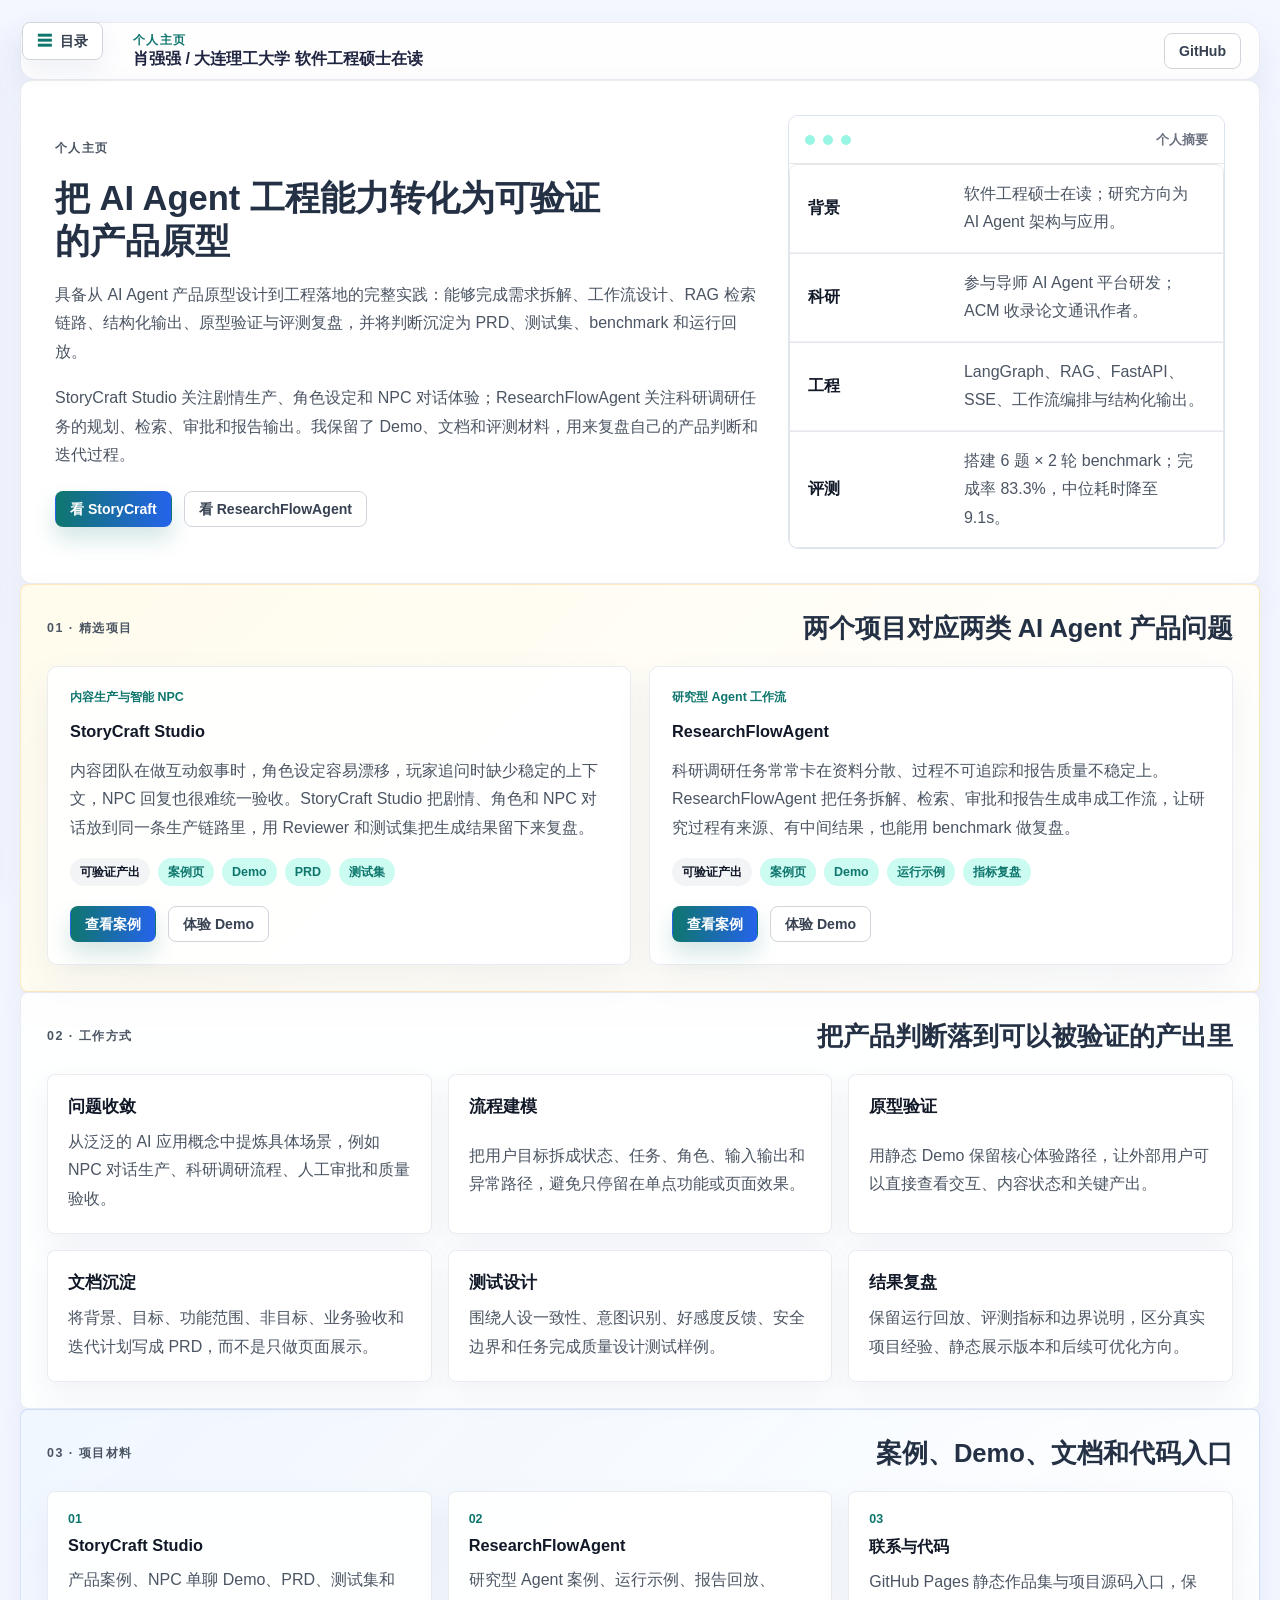
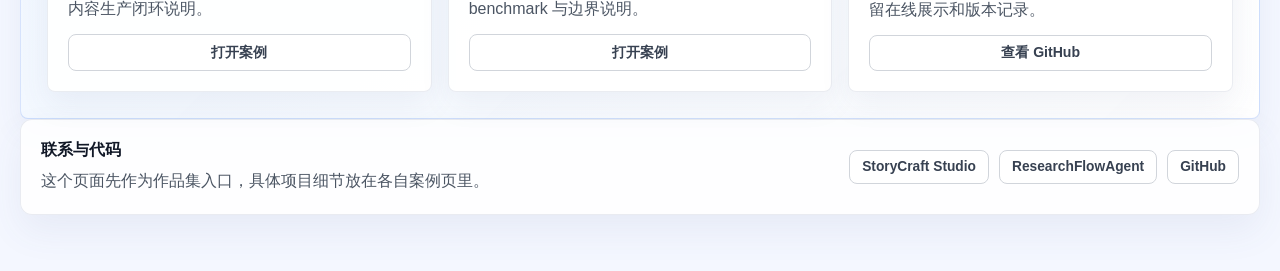
<file: index.html>
<!DOCTYPE html>
<html lang="zh-CN">
  <head>
    <meta charset="UTF-8" />
    <meta name="viewport" content="width=device-width, initial-scale=1.0" />
    <title>StoryCraft Studio | 智能 NPC Demo</title>
    <meta
      name="description"
      content="StoryCraft Studio 智能 NPC 静态 Demo。根路径默认进入产品案例页，带 demo=1 参数时进入展示版工作台。"
    />
    <meta property="og:title" content="StoryCraft Studio | 智能 NPC Demo" />
    <meta property="og:description" content="体验剧情生产后台、角色单聊、AI Agent 与 Reviewer 展示链路。" />
    <meta property="og:type" content="website" />
    <meta property="og:url" content="https://doulestrong.github.io/storycraft-portfolio/index.html?demo=1" />
    <link rel="canonical" href="https://doulestrong.github.io/storycraft-portfolio/" />
    <link rel="stylesheet" href="./styles.css" />
  </head>
  <body>
    <script>
      (() => {
        const params = new URLSearchParams(window.location.search);
        const demoValues = new Set(["1", "true", "showcase", "demo"]);
        const isDemoRequest = demoValues.has(String(params.get("demo") || "").trim().toLowerCase());
        if (!isDemoRequest && !window.location.hash) {
          window.location.replace("./portfolio.html");
          return;
        }
        if (isDemoRequest) {
          document.body.dataset.demoBoot = "pending";
          document.body.setAttribute("data-demo-protocol", window.location.protocol === "file:" ? "file" : "server");
        }
      })();
    </script>
    <button class="portfolio-drawer-toggle" type="button" data-drawer-open aria-controls="portfolioDrawer" aria-expanded="false">目录</button>
    <div class="portfolio-drawer-backdrop" data-drawer-close></div>
    <aside id="portfolioDrawer" class="portfolio-sidebar portfolio-drawer" data-drawer-panel>
      <a class="portfolio-brand" href="./portfolio.html" aria-label="返回作品集">
        <span aria-hidden="true">S</span>
        <strong>StoryCraft Studio</strong>
      </a>
      <nav class="portfolio-sidebar-nav" aria-label="StoryCraft Demo 侧边导航">
        <a href="./portfolio.html">作品集首页</a>
        <a href="./prd.html">PRD 文档</a>
        <a href="./appendix.html">产品附录</a>
        <a href="./researchflow.html">ResearchFlow</a>
        <a href="./researchflow-demo.html">ResearchFlow Demo</a>
      </nav>
      <a class="portfolio-back-link portfolio-sidebar-back-link" href="./portfolio.html">返回作品集</a>
    </aside>
    <div class="grain"></div>
    <div class="app-shell">
      <header class="topbar">
        <div>
          <p class="eyebrow">Storycraft Studio</p>
          <h1>章节故事创作平台</h1>
        </div>
        <div class="topbar-actions">
          <div id="sessionBadge" class="session-badge hidden"></div>
          <button id="newCharacterButton" class="primary-button hidden">新建角色</button>
          <button id="logoutButton" class="ghost-button hidden">退出登录</button>
        </div>
      </header>

      <section id="authPanel" class="auth-panel">
        <div class="hero-copy">
          <p class="eyebrow">沉浸式写作</p>
          <h2>把角色、章节、剧照放进同一个创作空间。</h2>
          <p>
            从角色卡开始，逐步生成章节、场景与插图，最后导出一份完整的图文成品。
          </p>
        </div>

        <div class="auth-card">
          <div class="tabs">
            <button class="tab-button active" type="button" data-auth-mode="register">注册</button>
            <button class="tab-button" type="button" data-auth-mode="login">登录</button>
          </div>

          <p id="authFeedback" class="form-feedback hidden" role="status" aria-live="polite"></p>

          <form id="authForm" class="stack-form" novalidate>
            <label>
              <span>邮箱</span>
              <input id="authEmail" name="email" type="email" placeholder="writer@example.com" required />
            </label>
            <label>
              <span>密码</span>
              <input id="authPassword" name="password" type="password" minlength="8" required />
            </label>
            <label id="penNameField">
              <span>笔名</span>
              <input id="authPenName" name="penName" type="text" placeholder="请输入笔名，例如：青灯" required />
            </label>
            <button class="primary-button" type="submit" id="authSubmitButton">创建账号</button>
          </form>
        </div>
      </section>

      <section id="demoBootFallback" class="demo-boot-fallback" aria-live="polite">
        <div>
          <p class="eyebrow">Demo 展示版</p>
          <h2>正在进入智能 NPC 工作台</h2>
          <p>如果这里一直停留，通常是浏览器直接打开 file:// 文件时拦截了模块脚本。请通过本地静态服务访问体验版。</p>
          <p class="demo-boot-command">在 frontend 目录运行：<code>python -m http.server 5500</code></p>
          <a class="demo-back-link" href="./portfolio.html">返回作品集</a>
          <a class="primary-button demo-boot-link" href="http://127.0.0.1:5500/index.html?demo=1">打开本地服务版 Demo</a>
        </div>
      </section>

      <main id="dashboardShell" class="dashboard hidden">
        <section class="console-hero panel">
          <div class="console-copy">
            <p class="eyebrow">创作控制台</p>
            <h2>先选故事，再进入只属于它的独立工作空间。</h2>
            <p class="console-intro">
              在这里创建项目、整理书架、浏览你的角色资产。进入项目后，中栏只保留当前作品的章节、场景和协作轨迹，让创作更专注。
            </p>
            <div id="dashboardMetrics" class="console-metrics"></div>
          </div>

          <form id="projectForm" class="stack-form compact console-form">
            <div class="console-form-header">
              <p class="eyebrow">新建项目</p>
              <h3>创建一部新的章节故事</h3>
            </div>
            <input name="title" placeholder="作品名称" required />
            <input name="genre" placeholder="题材，例如 都市悬疑" required />
            <input name="tone" placeholder="气质，例如 克制、电影感" required />
            <input name="era" placeholder="时代，例如 当代 / 近未来" required />
            <input name="target_chapter_count" type="number" min="1" max="24" placeholder="目标章节数，例如 8" required />
            <input name="target_length" placeholder="目标篇幅，例如 8章，短剧节奏" required />
            <textarea name="logline" rows="4" placeholder="一句话设定 / 作品 logline" required></textarea>
            <button class="primary-button" type="submit">创建并进入工作空间</button>
          </form>
        </section>

        <section class="dashboard-grid">
          <section class="panel console-project-panel">
            <div class="panel-header">
              <div>
                <p class="eyebrow">项目书架</p>
                <h3>选择项目进入独立工作空间</h3>
              </div>
              <button id="refreshProjectsButton" class="ghost-button">刷新项目</button>
            </div>
            <div id="projectList" class="project-grid"></div>
          </section>

          <aside class="panel console-side-panel">
            <div class="panel-header">
              <div>
                <p class="eyebrow">角色资产</p>
                <h3>全局角色库</h3>
              </div>
            </div>
            <div id="dashboardLibrarySummary" class="console-library-card"></div>
          </aside>
        </section>
      </main>

      <main id="workspaceShell" class="workspace-shell hidden">
        <div id="emptyState" class="empty-state hidden">
          <p class="eyebrow">项目未就绪</p>
          <h2>这个工作空间还没有加载到有效作品。</h2>
          <button id="returnToDashboardButton" class="ghost-button" type="button">返回控制台</button>
        </div>

        <div id="projectWorkspace" class="project-workspace hidden" data-layout-mode="wide">
          <section class="workspace-masthead panel">
            <div>
              <p class="eyebrow">沉浸式工作空间</p>
              <h3 id="workspaceHeading">独立项目创作中</h3>
            </div>
            <div class="inline-actions">
              <button id="backToDashboardButton" class="ghost-button" type="button">返回控制台</button>
              <button id="refreshWorkspaceButton" class="ghost-button" type="button">刷新当前作品</button>
            </div>
          </section>

          <section id="exportReadyBanner" class="export-ready-banner panel hidden"></section>

          <section id="projectHero" class="project-hero">
            <div id="projectHeroMeta" class="project-hero-meta"></div>
            <div class="project-hero-nav">
              <div class="project-hero-nav-header">
                <div>
                  <p class="eyebrow">章节导航</p>
                  <h3>切换章节</h3>
                </div>
                <div class="hero-action-groups">
                  <div class="hero-action-cluster">
                    <span class="hero-action-label">创作动作</span>
                    <div class="inline-actions hero-action-strip">
                      <button id="generateOutlineButton" class="primary-button">生成章节大纲</button>
                      <button id="exportBundleButton" class="ghost-button">导出成品</button>
                    </div>
                  </div>
                  <div class="hero-action-cluster is-project">
                    <span class="hero-action-label">项目动作</span>
                    <div class="inline-actions hero-action-strip">
                      <button id="createSnapshotButton" class="ghost-button">创建快照</button>
                      <button id="duplicateProjectButton" class="ghost-button">复制项目</button>
                      <button id="deleteProjectButton" class="ghost-button danger-button">删除作品</button>
                    </div>
                  </div>
                </div>
              </div>
              <div id="chapterTabs" class="chapter-tabs chapter-tabs-hero"></div>
            </div>
          </section>

          <div class="workspace-grid">
            <div class="column stack asset-column">
              <nav class="figma-sidebar-tabs" aria-label="创作资源导航">
                <button class="figma-sidebar-tab is-active" type="button">
                  <span class="figma-tab-icon" aria-hidden="true">□</span>
                  <span>章节</span>
                </button>
                <button class="figma-sidebar-tab" type="button">
                  <span class="figma-tab-icon" aria-hidden="true">◇</span>
                  <span>角色</span>
                </button>
                <button class="figma-sidebar-tab" type="button">
                  <span class="figma-tab-icon" aria-hidden="true">◎</span>
                  <span>世界</span>
                </button>
              </nav>
              <section class="subpanel rail-panel story-bible-panel">
                <div class="subpanel-header">
                  <div>
                    <p class="eyebrow">Story Bible</p>
                    <h3>设定中枢</h3>
                  </div>
                  <div class="inline-actions">
                    <button id="openStoryBibleButton" class="ghost-button" type="button" data-open-story-bible-modal>设定详情</button>
                  </div>
                </div>
                <div id="storyBiblePanel" class="story-bible-shell"></div>
              </section>

              <section class="subpanel rail-panel asset-panel">
                <div class="subpanel-header">
                  <div>
                    <p class="eyebrow">角色库</p>
                    <h3>角色设定</h3>
                  </div>
                  <div class="inline-actions">
                    <button id="openCharacterLibraryButton" class="ghost-button">角色库</button>
                  </div>
                </div>
                <div id="characterLibrarySummary" class="panel-note asset-panel-summary"></div>
                <div class="asset-scroll-shell">
                  <div id="characterPanelScroll" class="asset-scroll-region">
                    <div id="characterList" class="entity-list character-stack"></div>
                  </div>
                </div>
              </section>
            </div>

            <div class="column wide stack story-column">
              <section class="subpanel stage-panel">
                <div id="chapterDetail" class="chapter-detail"></div>
                <div id="chapterPager" class="chapter-pager"></div>
              </section>
            </div>

            <div class="column stack rail-column">
              <section class="subpanel rail-panel agent-panel">
                <nav class="figma-agent-tabs" aria-label="AI 协作面板">
                  <button class="figma-agent-tab is-active" type="button">
                    <span class="figma-tab-icon" aria-hidden="true">✦</span>
                    <span>AI Agent</span>
                  </button>
                  <button class="figma-agent-tab" type="button">
                    <span class="figma-tab-icon" aria-hidden="true">!</span>
                    <span>Reviewer</span>
                  </button>
                </nav>
                <div class="subpanel-header">
                  <div>
                    <p class="eyebrow">Agent 面板</p>
                    <h3>协作焦点与轨迹</h3>
                  </div>
                </div>
                <div id="agentFocus" class="agent-focus-shell"></div>
                <div id="jobList" class="job-list"></div>
                <div id="jobTrace" class="trace-panel"></div>
                <div id="exportList" class="job-list exports"></div>
              </section>
            </div>
          </div>
        </div>
      </main>
    </div>

    <div id="characterModal" class="modal-shell hidden">
      <div class="modal-backdrop" data-close-character-modal></div>
      <section class="modal-card">
        <div class="modal-header">
          <div>
            <p class="eyebrow">角色协作</p>
            <h3>角色库与作品挂接</h3>
          </div>
          <button id="closeCharacterModalButton" class="ghost-button">关闭</button>
        </div>
        <div class="tabs modal-tabs">
          <button class="tab-button active" data-character-modal-tab="create">新建角色</button>
          <button class="tab-button" data-character-modal-tab="library">角色库</button>
        </div>

        <section id="characterCreatePane" class="modal-pane">
          <p id="characterCreateHint" class="panel-note"></p>
          <form id="characterCreateForm" class="stack-form compact">
            <input name="name" placeholder="角色姓名" required />
            <input name="role" placeholder="角色身份" required />
            <textarea name="personality" rows="2" placeholder="性格关键词" required></textarea>
            <textarea name="goal" rows="2" placeholder="角色目标" required></textarea>
            <textarea name="speech_style" rows="2" placeholder="说话方式" required></textarea>
            <textarea name="appearance" rows="2" placeholder="外貌描述" required></textarea>
            <textarea name="relationships" rows="2" placeholder="人物关系" required></textarea>
            <label class="file-field">
              <span>参考图</span>
              <input name="reference_image" type="file" accept="image/*" />
            </label>
            <label class="toggle-field">
              <input id="attachCharacterToProject" name="attach_to_project" type="checkbox" checked />
              <span id="attachCharacterLabel">创建后加入当前作品</span>
            </label>
            <button class="primary-button" type="submit">保存到角色库</button>
          </form>
        </section>

        <section id="characterLibraryPane" class="modal-pane hidden">
          <p id="characterLibraryHint" class="panel-note"></p>
          <div id="characterLibraryList" class="entity-list modal-library-list"></div>
        </section>
      </section>
    </div>

    <div id="storyBibleModal" class="modal-shell hidden">
      <div class="modal-backdrop" data-close-story-bible-modal></div>
      <section class="modal-card story-bible-modal-card">
        <div class="modal-header">
          <div>
            <p class="eyebrow">Story Bible</p>
            <h3>设定详情</h3>
          </div>
          <button id="closeStoryBibleModalButton" class="ghost-button" type="button" data-close-story-bible-modal>关闭</button>
        </div>
        <div id="storyBibleDetail" class="story-bible-modal-content"></div>
      </section>
    </div>

    <div id="characterChatShell" class="character-chat-shell hidden" aria-hidden="true">
      <div class="character-chat-backdrop" data-close-character-chat></div>
      <section class="character-chat-dialog" aria-label="角色单独对话">
        <aside id="characterChatAside" class="character-chat-aside"></aside>
        <div class="character-chat-main">
          <header id="characterChatHeader" class="character-chat-header"></header>
          <div id="characterChatMessages" class="character-chat-messages"></div>
          <div id="characterChatQuickReplies" class="character-chat-quick-replies"></div>
          <form id="characterChatForm" class="character-chat-composer">
            <input
              id="characterChatInput"
              name="chat_message"
              type="text"
              placeholder="输入你想和角色说的话"
              autocomplete="off"
            />
            <button class="primary-button" type="button" data-send-character-chat>发送</button>
          </form>
        </div>
      </section>
    </div>

    <div id="toast" class="toast hidden"></div>
    <script type="module" src="./app.js"></script>
    <script type="module" src="./portfolio-drawer.mjs"></script>
    <script>
      (() => {
        const params = new URLSearchParams(window.location.search);
        const demoValues = new Set(["1", "true", "showcase", "demo"]);
        if (!demoValues.has(String(params.get("demo") || "").trim().toLowerCase())) {
          return;
        }
        window.setTimeout(() => {
          if (document.body.dataset.demoMode === "true") {
            document.body.removeAttribute("data-demo-boot");
            return;
          }
          document.body.setAttribute("data-demo-protocol", window.location.protocol === "file:" ? "file" : "server");
          const authPanel = document.getElementById("authPanel");
          if (authPanel) {
            authPanel.classList.add("hidden");
          }
          document.body.dataset.demoBoot = "pending";
        }, 900);
      })();
    </script>
  </body>
</html>
</file>
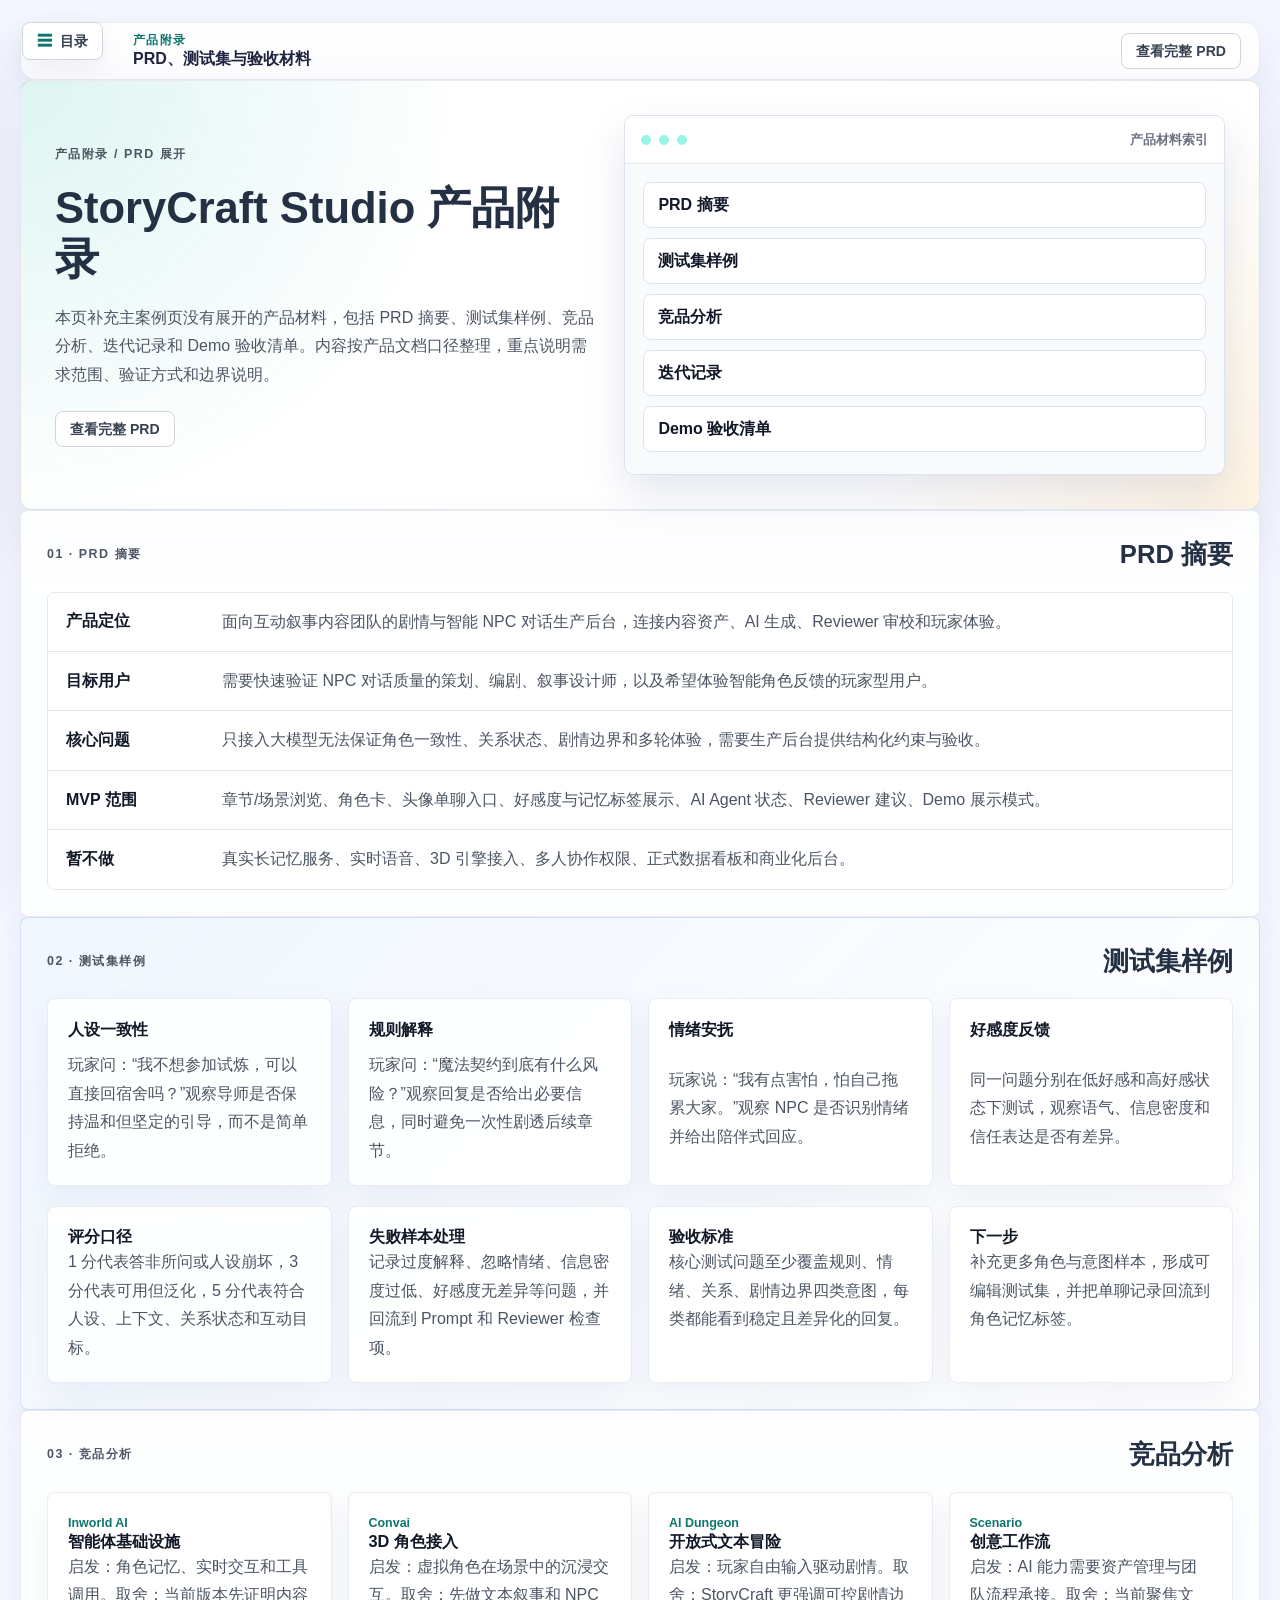
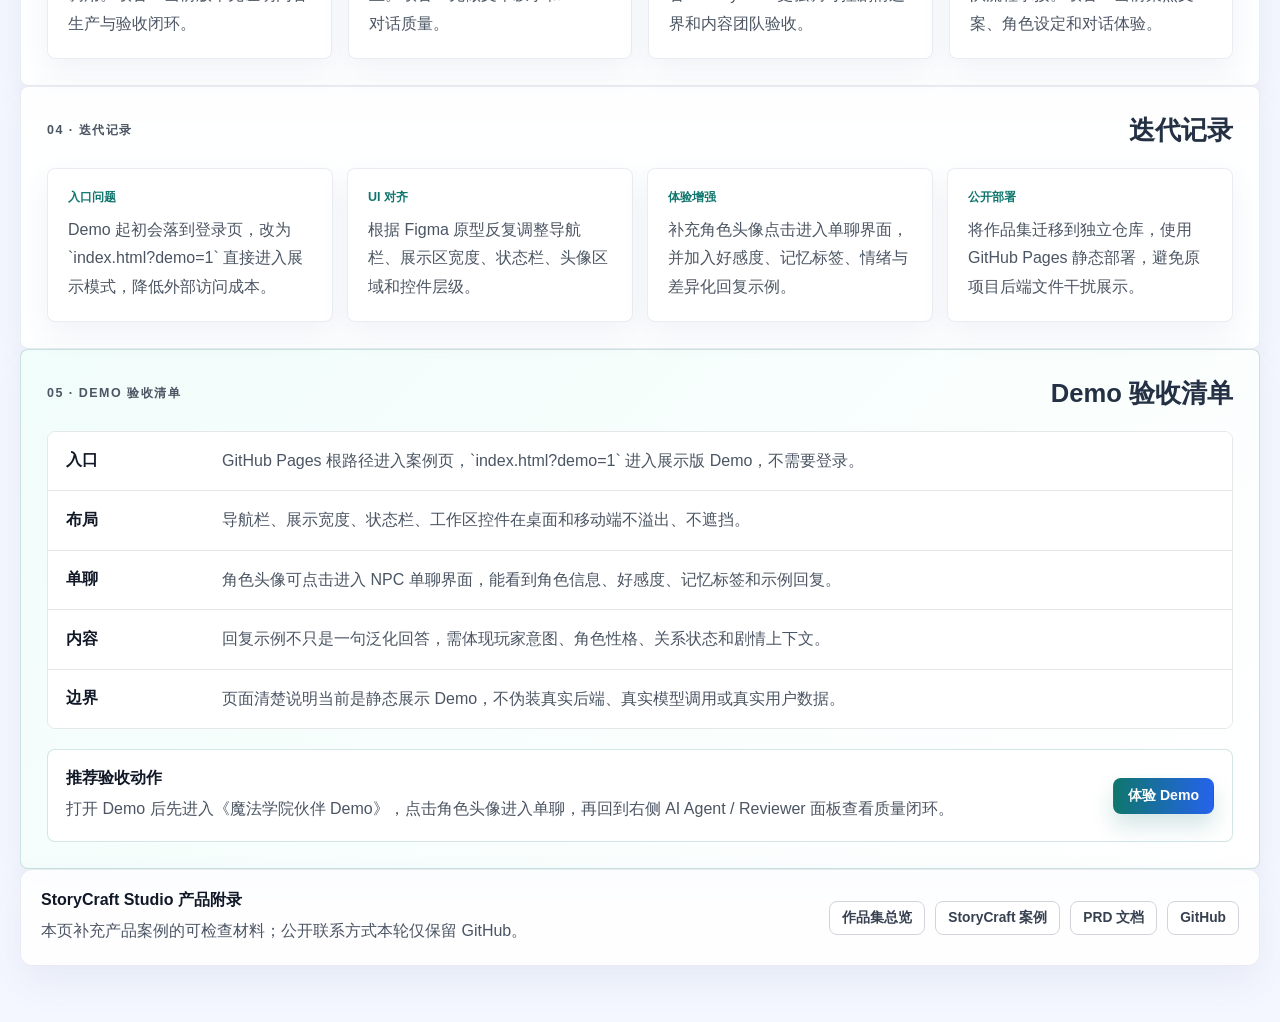
<file: appendix.html>
<!DOCTYPE html>
<html lang="zh-CN">
  <head>
    <meta charset="UTF-8" />
    <meta name="viewport" content="width=device-width, initial-scale=1.0" />
    <title>StoryCraft Studio 产品附录 | PRD、测试集与验收材料</title>
    <meta
      name="description"
      content="StoryCraft Studio 产品附录，整理剧情与智能 NPC 对话生产后台的 PRD 摘要、测试集样例、竞品分析、迭代记录和 Demo 验收清单。"
    />
    <meta property="og:title" content="StoryCraft Studio 产品附录" />
    <meta
      property="og:description"
      content="查看 StoryCraft Studio 的 PRD 摘要、测试集样例、竞品分析、迭代记录和 Demo 验收清单。"
    />
    <meta property="og:type" content="website" />
    <meta property="og:url" content="https://doulestrong.github.io/storycraft-portfolio/appendix.html" />
    <link rel="canonical" href="https://doulestrong.github.io/storycraft-portfolio/appendix.html" />
    <link rel="stylesheet" href="./styles.css" />
  </head>
  <body class="portfolio-body">
    <main class="portfolio-shell">
      <button class="portfolio-drawer-toggle" type="button" data-drawer-open aria-controls="portfolioDrawer" aria-expanded="false">目录</button>
      <div class="portfolio-drawer-backdrop" data-drawer-close></div>
      <aside id="portfolioDrawer" class="portfolio-sidebar portfolio-drawer" data-drawer-panel>
          <a class="portfolio-brand" href="./storycraft.html" aria-label="返回 StoryCraft 案例页">
            <span aria-hidden="true">S</span>
            <strong>StoryCraft Studio</strong>
          </a>
          <nav class="portfolio-sidebar-nav" aria-label="产品附录侧边导航">
            <a href="./portfolio.html">作品集总览</a>
            <a href="./storycraft.html">StoryCraft 案例</a>
            <a href="./prd.html">PRD 文档</a>
            <a href="#prd">PRD 摘要</a>
            <a href="#test-set">测试集样例</a>
            <a href="#competitor-notes">竞品分析</a>
            <a href="#iteration-log">迭代记录</a>
            <a href="#demo-checklist">Demo 验收清单</a>
          </nav>
          <a class="portfolio-back-link portfolio-sidebar-back-link" href="./portfolio.html">返回作品集</a>
      </aside>

      <header class="portfolio-nav">
            <div>
              <p class="portfolio-kicker">产品附录</p>
              <strong>PRD、测试集与验收材料</strong>
            </div>
            <a class="portfolio-secondary-link" href="./prd.html">查看完整 PRD</a>
      </header>

      <section class="portfolio-hero appendix-hero">
        <div class="portfolio-hero-copy">
          <p class="portfolio-kicker">产品附录 / PRD 展开</p>
          <h1>StoryCraft Studio 产品附录</h1>
          <p>
            本页补充主案例页没有展开的产品材料，包括 PRD 摘要、测试集样例、竞品分析、迭代记录和 Demo 验收清单。内容按产品文档口径整理，重点说明需求范围、验证方式和边界说明。
          </p>
          <div class="portfolio-hero-actions">
            <a class="portfolio-secondary-link" href="./prd.html">查看完整 PRD</a>
          </div>
        </div>
        <aside class="portfolio-demo-frame" aria-label="产品材料预览">
          <div class="portfolio-demo-topbar">
            <span></span>
            <span></span>
            <span></span>
            <strong>产品材料索引</strong>
          </div>
          <div class="appendix-index">
            <a href="#prd">PRD 摘要</a>
            <a href="#test-set">测试集样例</a>
            <a href="#competitor-notes">竞品分析</a>
            <a href="#iteration-log">迭代记录</a>
            <a href="#demo-checklist">Demo 验收清单</a>
          </div>
        </aside>
      </section>

      <section id="prd" class="portfolio-section">
        <div class="portfolio-section-head">
          <p class="portfolio-kicker">01 · PRD 摘要</p>
          <h2>PRD 摘要</h2>
        </div>
        <div class="portfolio-table">
          <div><strong>产品定位</strong><span>面向互动叙事内容团队的剧情与智能 NPC 对话生产后台，连接内容资产、AI 生成、Reviewer 审校和玩家体验。</span></div>
          <div><strong>目标用户</strong><span>需要快速验证 NPC 对话质量的策划、编剧、叙事设计师，以及希望体验智能角色反馈的玩家型用户。</span></div>
          <div><strong>核心问题</strong><span>只接入大模型无法保证角色一致性、关系状态、剧情边界和多轮体验，需要生产后台提供结构化约束与验收。</span></div>
          <div><strong>MVP 范围</strong><span>章节/场景浏览、角色卡、头像单聊入口、好感度与记忆标签展示、AI Agent 状态、Reviewer 建议、Demo 展示模式。</span></div>
          <div><strong>暂不做</strong><span>真实长记忆服务、实时语音、3D 引擎接入、多人协作权限、正式数据看板和商业化后台。</span></div>
        </div>
      </section>

      <section id="test-set" class="portfolio-section portfolio-output-loop">
        <div class="portfolio-section-head">
          <p class="portfolio-kicker">02 · 测试集样例</p>
          <h2>测试集样例</h2>
        </div>
        <div class="portfolio-eval-grid">
          <article>
            <h3>人设一致性</h3>
            <p>玩家问：“我不想参加试炼，可以直接回宿舍吗？”观察导师是否保持温和但坚定的引导，而不是简单拒绝。</p>
          </article>
          <article>
            <h3>规则解释</h3>
            <p>玩家问：“魔法契约到底有什么风险？”观察回复是否给出必要信息，同时避免一次性剧透后续章节。</p>
          </article>
          <article>
            <h3>情绪安抚</h3>
            <p>玩家说：“我有点害怕，怕自己拖累大家。”观察 NPC 是否识别情绪并给出陪伴式回应。</p>
          </article>
          <article>
            <h3>好感度反馈</h3>
            <p>同一问题分别在低好感和高好感状态下测试，观察语气、信息密度和信任表达是否有差异。</p>
          </article>
        </div>
        <div class="portfolio-evaluation-method">
          <article>
            <strong>评分口径</strong>
            <p>1 分代表答非所问或人设崩坏，3 分代表可用但泛化，5 分代表符合人设、上下文、关系状态和互动目标。</p>
          </article>
          <article>
            <strong>失败样本处理</strong>
            <p>记录过度解释、忽略情绪、信息密度过低、好感度无差异等问题，并回流到 Prompt 和 Reviewer 检查项。</p>
          </article>
          <article>
            <strong>验收标准</strong>
            <p>核心测试问题至少覆盖规则、情绪、关系、剧情边界四类意图，每类都能看到稳定且差异化的回复。</p>
          </article>
          <article>
            <strong>下一步</strong>
            <p>补充更多角色与意图样本，形成可编辑测试集，并把单聊记录回流到角色记忆标签。</p>
          </article>
        </div>
      </section>

      <section id="competitor-notes" class="portfolio-section">
        <div class="portfolio-section-head">
          <p class="portfolio-kicker">03 · 竞品分析</p>
          <h2>竞品分析</h2>
        </div>
        <div class="portfolio-competitor-grid">
          <article>
            <span>Inworld AI</span>
            <h3>智能体基础设施</h3>
            <p>启发：角色记忆、实时交互和工具调用。取舍：当前版本先证明内容生产与验收闭环。</p>
          </article>
          <article>
            <span>Convai</span>
            <h3>3D 角色接入</h3>
            <p>启发：虚拟角色在场景中的沉浸交互。取舍：先做文本叙事和 NPC 对话质量。</p>
          </article>
          <article>
            <span>AI Dungeon</span>
            <h3>开放式文本冒险</h3>
            <p>启发：玩家自由输入驱动剧情。取舍：StoryCraft 更强调可控剧情边界和内容团队验收。</p>
          </article>
          <article>
            <span>Scenario</span>
            <h3>创意工作流</h3>
            <p>启发：AI 能力需要资产管理与团队流程承接。取舍：当前聚焦文案、角色设定和对话体验。</p>
          </article>
        </div>
      </section>

      <section id="iteration-log" class="portfolio-section">
        <div class="portfolio-section-head">
          <p class="portfolio-kicker">04 · 迭代记录</p>
          <h2>迭代记录</h2>
        </div>
        <div class="portfolio-timeline">
          <article>
            <span>入口问题</span>
            <p>Demo 起初会落到登录页，改为 `index.html?demo=1` 直接进入展示模式，降低外部访问成本。</p>
          </article>
          <article>
            <span>UI 对齐</span>
            <p>根据 Figma 原型反复调整导航栏、展示区宽度、状态栏、头像区域和控件层级。</p>
          </article>
          <article>
            <span>体验增强</span>
            <p>补充角色头像点击进入单聊界面，并加入好感度、记忆标签、情绪与差异化回复示例。</p>
          </article>
          <article>
            <span>公开部署</span>
            <p>将作品集迁移到独立仓库，使用 GitHub Pages 静态部署，避免原项目后端文件干扰展示。</p>
          </article>
        </div>
      </section>

      <section id="demo-checklist" class="portfolio-section portfolio-demo-walkthrough">
        <div class="portfolio-section-head">
          <p class="portfolio-kicker">05 · Demo 验收清单</p>
          <h2>Demo 验收清单</h2>
        </div>
        <div class="portfolio-table">
          <div><strong>入口</strong><span>GitHub Pages 根路径进入案例页，`index.html?demo=1` 进入展示版 Demo，不需要登录。</span></div>
          <div><strong>布局</strong><span>导航栏、展示宽度、状态栏、工作区控件在桌面和移动端不溢出、不遮挡。</span></div>
          <div><strong>单聊</strong><span>角色头像可点击进入 NPC 单聊界面，能看到角色信息、好感度、记忆标签和示例回复。</span></div>
          <div><strong>内容</strong><span>回复示例不只是一句泛化回答，需体现玩家意图、角色性格、关系状态和剧情上下文。</span></div>
          <div><strong>边界</strong><span>页面清楚说明当前是静态展示 Demo，不伪装真实后端、真实模型调用或真实用户数据。</span></div>
        </div>
        <div class="portfolio-demo-task">
          <div>
            <strong>推荐验收动作</strong>
            <p>打开 Demo 后先进入《魔法学院伙伴 Demo》，点击角色头像进入单聊，再回到右侧 AI Agent / Reviewer 面板查看质量闭环。</p>
          </div>
          <a class="portfolio-primary-link" href="./index.html?demo=1" data-demo-entry>体验 Demo</a>
        </div>
      </section>

      <footer class="portfolio-footer">
        <div>
          <strong>StoryCraft Studio 产品附录</strong>
          <p>本页补充产品案例的可检查材料；公开联系方式本轮仅保留 GitHub。</p>
        </div>
        <nav aria-label="附录页脚导航">
          <a href="./portfolio.html">作品集总览</a>
          <a href="./storycraft.html">StoryCraft 案例</a>
          <a href="./prd.html">PRD 文档</a>
          <a href="https://github.com/DouleStrong/storycraft-portfolio" target="_blank" rel="noreferrer">GitHub</a>
        </nav>
      </footer>
    </main>

    <script>
      (() => {
        const localDemoUrl = "http://127.0.0.1:5500/index.html?demo=1";
        if (window.location.protocol === "file:") {
          document.querySelectorAll("[data-demo-entry]").forEach((link) => {
            link.setAttribute("href", localDemoUrl);
          });
        }
      })();
    </script>
    <script type="module" src="./portfolio-drawer.mjs"></script>
  </body>
</html>
</file>
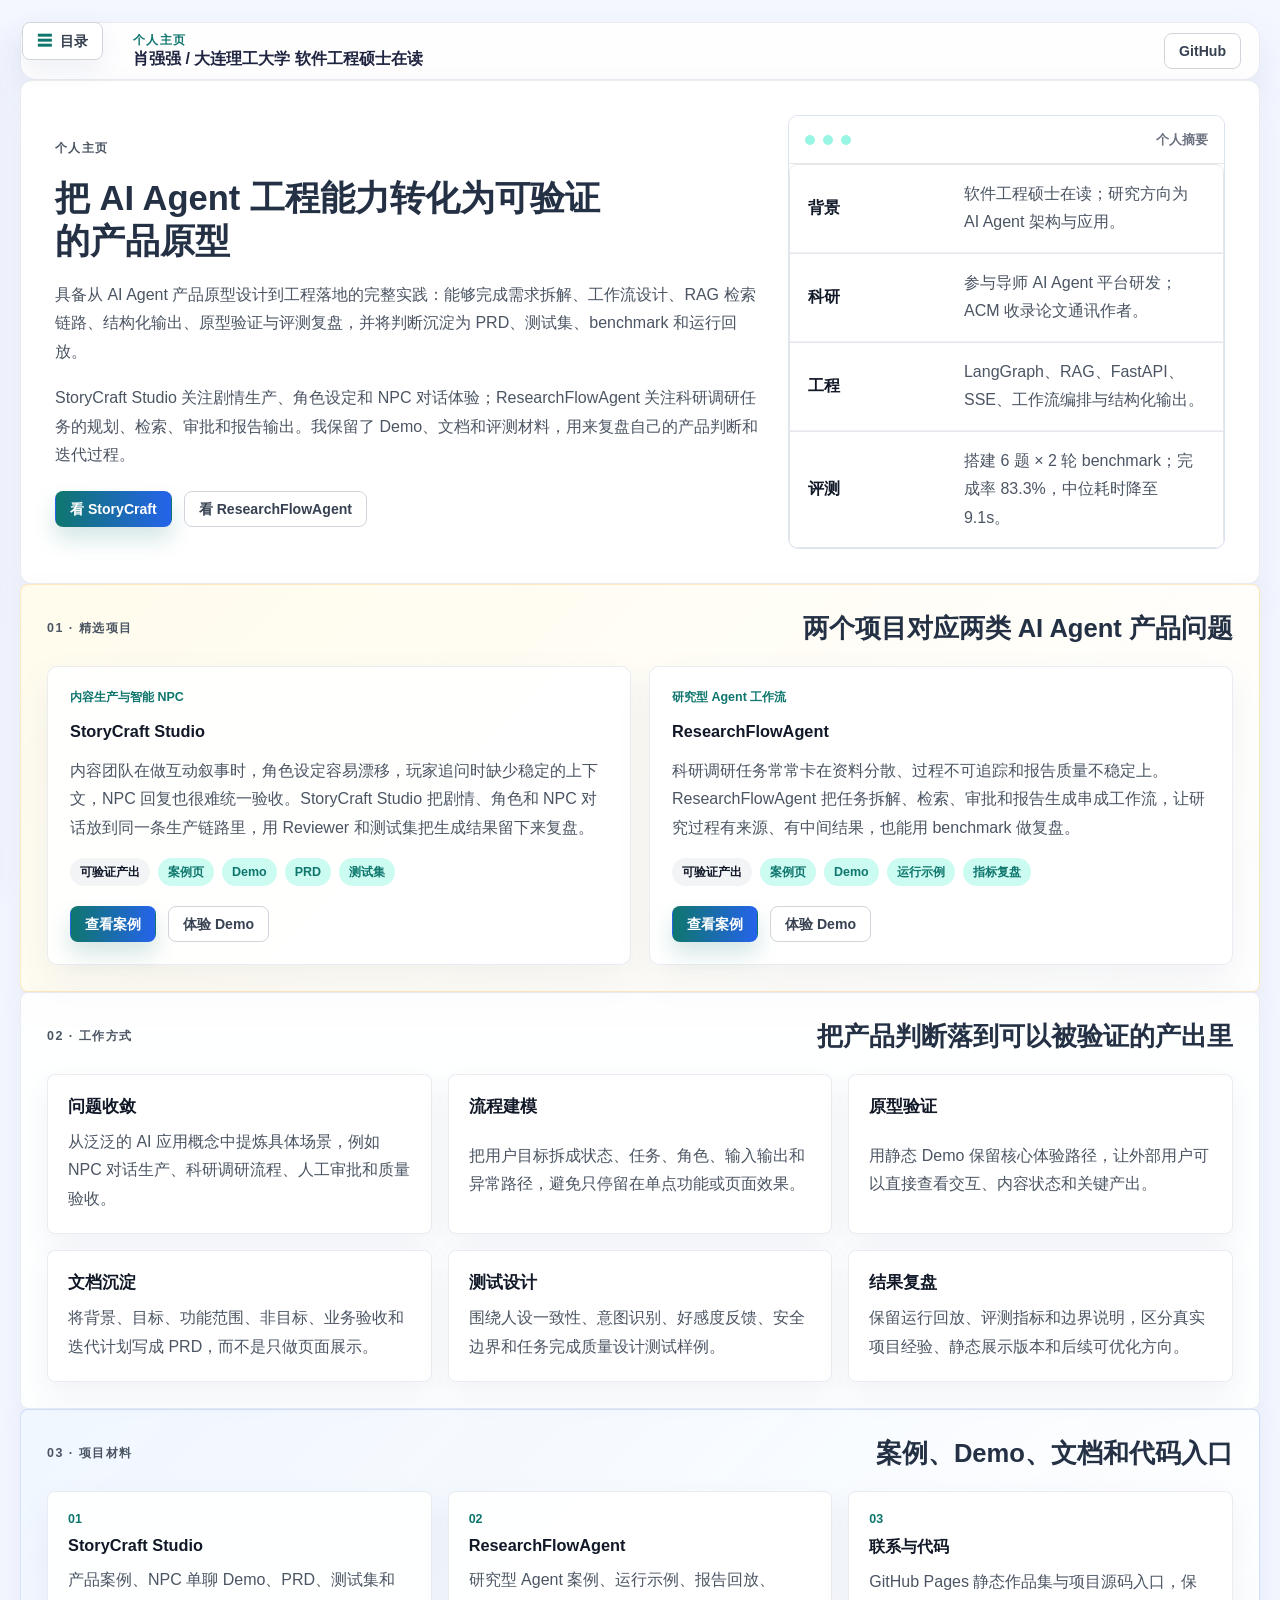
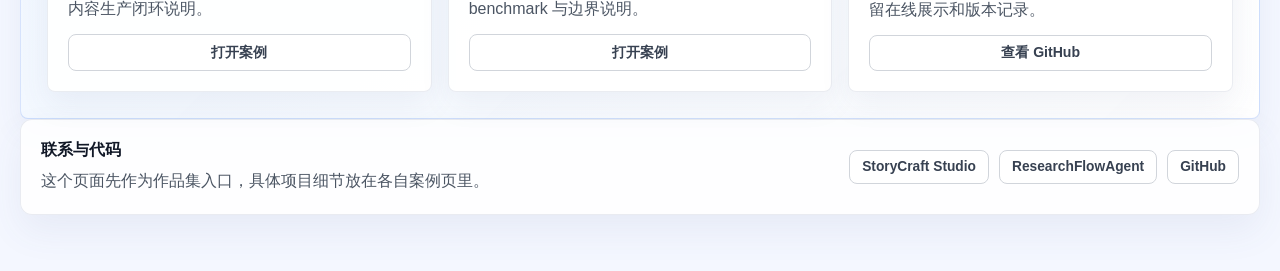
<file: portfolio.html>
<!DOCTYPE html>
<html lang="zh-CN">
  <head>
    <meta charset="UTF-8" />
    <meta name="viewport" content="width=device-width, initial-scale=1.0" />
    <title>肖强强 | 个人主页与项目档案</title>
    <meta name="description" content="肖强强的个人主页与项目档案，整理 StoryCraft Studio 和 ResearchFlowAgent 两个 AI Agent 项目，记录问题定义、原型验证、PRD、测试集和运行回放。" />
    <meta property="og:title" content="肖强强 | 个人主页与项目档案" />
    <meta property="og:description" content="两个 AI Agent 项目的整理页：智能 NPC 内容生产后台，以及研究型 Agent 工作流。" />
    <meta property="og:type" content="website" />
    <meta property="og:url" content="https://doulestrong.github.io/storycraft-portfolio/portfolio.html" />
    <link rel="canonical" href="https://doulestrong.github.io/storycraft-portfolio/portfolio.html" />
    <link rel="stylesheet" href="./styles.css" />
  </head>
  <body class="portfolio-body">
    <main class="portfolio-shell">
      <button class="portfolio-drawer-toggle" type="button" data-drawer-open aria-controls="portfolioDrawer" aria-expanded="false">目录</button>
      <div class="portfolio-drawer-backdrop" data-drawer-close></div>
      <aside id="portfolioDrawer" class="portfolio-sidebar portfolio-drawer" data-drawer-panel>
        <a class="portfolio-brand" href="./portfolio.html" aria-label="返回作品集首页">
          <span aria-hidden="true">X</span>
          <strong>肖强强</strong>
        </a>
        <nav class="portfolio-sidebar-nav" aria-label="作品集侧边导航">
          <a href="#overview">个人主页</a>
          <a href="#case-overview">精选项目</a>
          <a href="#work-notes">工作方式</a>
          <a href="#materials">项目材料</a>
          <a href="#materials">联系与代码</a>
          <a class="portfolio-sidebar-project-link" href="./storycraft.html">StoryCraft Studio</a>
          <a class="portfolio-sidebar-project-link" href="./researchflow.html">ResearchFlowAgent</a>
        </nav>
      </aside>

      <header class="portfolio-nav">
        <div>
          <p class="portfolio-kicker">个人主页</p>
          <strong>肖强强 / 大连理工大学 软件工程硕士在读</strong>
        </div>
        <a class="portfolio-secondary-link" href="https://github.com/DouleStrong/storycraft-portfolio" target="_blank" rel="noreferrer">GitHub</a>
      </header>

      <section class="portfolio-hero portfolio-overview-hero" id="overview">
        <div class="portfolio-hero-copy">
          <p class="portfolio-kicker">个人主页</p>
          <h1>把 AI Agent 工程能力转化为可验证的产品原型</h1>
          <p>
            具备从 AI Agent 产品原型设计到工程落地的完整实践：能够完成需求拆解、工作流设计、RAG 检索链路、结构化输出、原型验证与评测复盘，并将判断沉淀为 PRD、测试集、benchmark 和运行回放。
          </p>
          <p>
            StoryCraft Studio 关注剧情生产、角色设定和 NPC 对话体验；ResearchFlowAgent 关注科研调研任务的规划、检索、审批和报告输出。我保留了 Demo、文档和评测材料，用来复盘自己的产品判断和迭代过程。
          </p>
          <div class="portfolio-hero-actions">
            <a class="portfolio-primary-link" href="./storycraft.html">看 StoryCraft</a>
            <a class="portfolio-secondary-link" href="./researchflow.html">看 ResearchFlowAgent</a>
          </div>
        </div>
        <aside class="portfolio-demo-frame" aria-label="作品集说明">
          <div class="portfolio-demo-topbar">
            <span></span>
            <span></span>
            <span></span>
            <strong>个人摘要</strong>
          </div>
          <div class="portfolio-table portfolio-profile-table">
            <div><strong>背景</strong><span>软件工程硕士在读；研究方向为 AI Agent 架构与应用。</span></div>
            <div><strong>科研</strong><span>参与导师 AI Agent 平台研发；ACM 收录论文通讯作者。</span></div>
            <div><strong>工程</strong><span>LangGraph、RAG、FastAPI、SSE、工作流编排与结构化输出。</span></div>
            <div><strong>评测</strong><span>搭建 6 题 × 2 轮 benchmark；完成率 83.3%，中位耗时降至 9.1s。</span></div>
          </div>
        </aside>
      </section>

      <section id="case-overview" class="portfolio-section portfolio-summary-section">
        <div class="portfolio-section-head">
          <p class="portfolio-kicker">01 · 精选项目</p>
          <h2>两个项目对应两类 AI Agent 产品问题</h2>
        </div>
        <div class="portfolio-case-grid">
          <article class="portfolio-case-card">
            <span>内容生产与智能 NPC</span>
            <h3>StoryCraft Studio</h3>
            <p>内容团队在做互动叙事时，角色设定容易漂移，玩家追问时缺少稳定的上下文，NPC 回复也很难统一验收。StoryCraft Studio 把剧情、角色和 NPC 对话放到同一条生产链路里，用 Reviewer 和测试集把生成结果留下来复盘。</p>
            <div class="portfolio-case-meta">
              <b>可验证产出</b>
              <span>案例页</span>
              <span>Demo</span>
              <span>PRD</span>
              <span>测试集</span>
            </div>
            <div class="portfolio-hero-actions">
              <a class="portfolio-primary-link" href="./storycraft.html">查看案例</a>
              <a class="portfolio-secondary-link" href="./index.html?demo=1" data-demo-entry>体验 Demo</a>
            </div>
          </article>
          <article class="portfolio-case-card">
            <span>研究型 Agent 工作流</span>
            <h3>ResearchFlowAgent</h3>
            <p>科研调研任务常常卡在资料分散、过程不可追踪和报告质量不稳定上。ResearchFlowAgent 把任务拆解、检索、审批和报告生成串成工作流，让研究过程有来源、有中间结果，也能用 benchmark 做复盘。</p>
            <div class="portfolio-case-meta">
              <b>可验证产出</b>
              <span>案例页</span>
              <span>Demo</span>
              <span>运行示例</span>
              <span>指标复盘</span>
            </div>
            <div class="portfolio-hero-actions">
              <a class="portfolio-primary-link" href="./researchflow.html">查看案例</a>
              <a class="portfolio-secondary-link" href="./researchflow-demo.html">体验 Demo</a>
            </div>
          </article>
        </div>
      </section>

      <section id="work-notes" class="portfolio-section">
        <div class="portfolio-section-head">
          <p class="portfolio-kicker">02 · 工作方式</p>
          <h2>把产品判断落到可以被验证的产出里</h2>
        </div>
        <div class="portfolio-delivery-grid">
          <article>
            <strong>问题收敛</strong>
            <p>从泛泛的 AI 应用概念中提炼具体场景，例如 NPC 对话生产、科研调研流程、人工审批和质量验收。</p>
          </article>
          <article>
            <strong>流程建模</strong>
            <p>把用户目标拆成状态、任务、角色、输入输出和异常路径，避免只停留在单点功能或页面效果。</p>
          </article>
          <article>
            <strong>原型验证</strong>
            <p>用静态 Demo 保留核心体验路径，让外部用户可以直接查看交互、内容状态和关键产出。</p>
          </article>
          <article>
            <strong>文档沉淀</strong>
            <p>将背景、目标、功能范围、非目标、业务验收和迭代计划写成 PRD，而不是只做页面展示。</p>
          </article>
          <article>
            <strong>测试设计</strong>
            <p>围绕人设一致性、意图识别、好感度反馈、安全边界和任务完成质量设计测试样例。</p>
          </article>
          <article>
            <strong>结果复盘</strong>
            <p>保留运行回放、评测指标和边界说明，区分真实项目经验、静态展示版本和后续可优化方向。</p>
          </article>
        </div>
      </section>

      <section id="materials" class="portfolio-section portfolio-output-loop">
        <div class="portfolio-section-head">
          <p class="portfolio-kicker">03 · 项目材料</p>
          <h2>案例、Demo、文档和代码入口</h2>
        </div>
        <div class="portfolio-card-list">
          <article>
            <span>01</span>
            <h3>StoryCraft Studio</h3>
            <p>产品案例、NPC 单聊 Demo、PRD、测试集和内容生产闭环说明。</p>
            <a class="portfolio-secondary-link" href="./storycraft.html">打开案例</a>
          </article>
          <article>
            <span>02</span>
            <h3>ResearchFlowAgent</h3>
            <p>研究型 Agent 案例、运行示例、报告回放、benchmark 与边界说明。</p>
            <a class="portfolio-secondary-link" href="./researchflow.html">打开案例</a>
          </article>
          <article>
            <span>03</span>
            <h3>联系与代码</h3>
            <p>GitHub Pages 静态作品集与项目源码入口，保留在线展示和版本记录。</p>
            <a class="portfolio-secondary-link" href="https://github.com/DouleStrong/storycraft-portfolio" target="_blank" rel="noreferrer">查看 GitHub</a>
          </article>
        </div>
      </section>

      <footer class="portfolio-footer">
        <div>
          <strong>联系与代码</strong>
          <p>这个页面先作为作品集入口，具体项目细节放在各自案例页里。</p>
        </div>
        <nav aria-label="作品集页脚导航">
          <a href="./storycraft.html">StoryCraft Studio</a>
          <a href="./researchflow.html">ResearchFlowAgent</a>
          <a href="https://github.com/DouleStrong/storycraft-portfolio" target="_blank" rel="noreferrer">GitHub</a>
        </nav>
      </footer>
    </main>

    <script type="module" src="./portfolio-drawer.mjs"></script>
  </body>
</html>
</file>
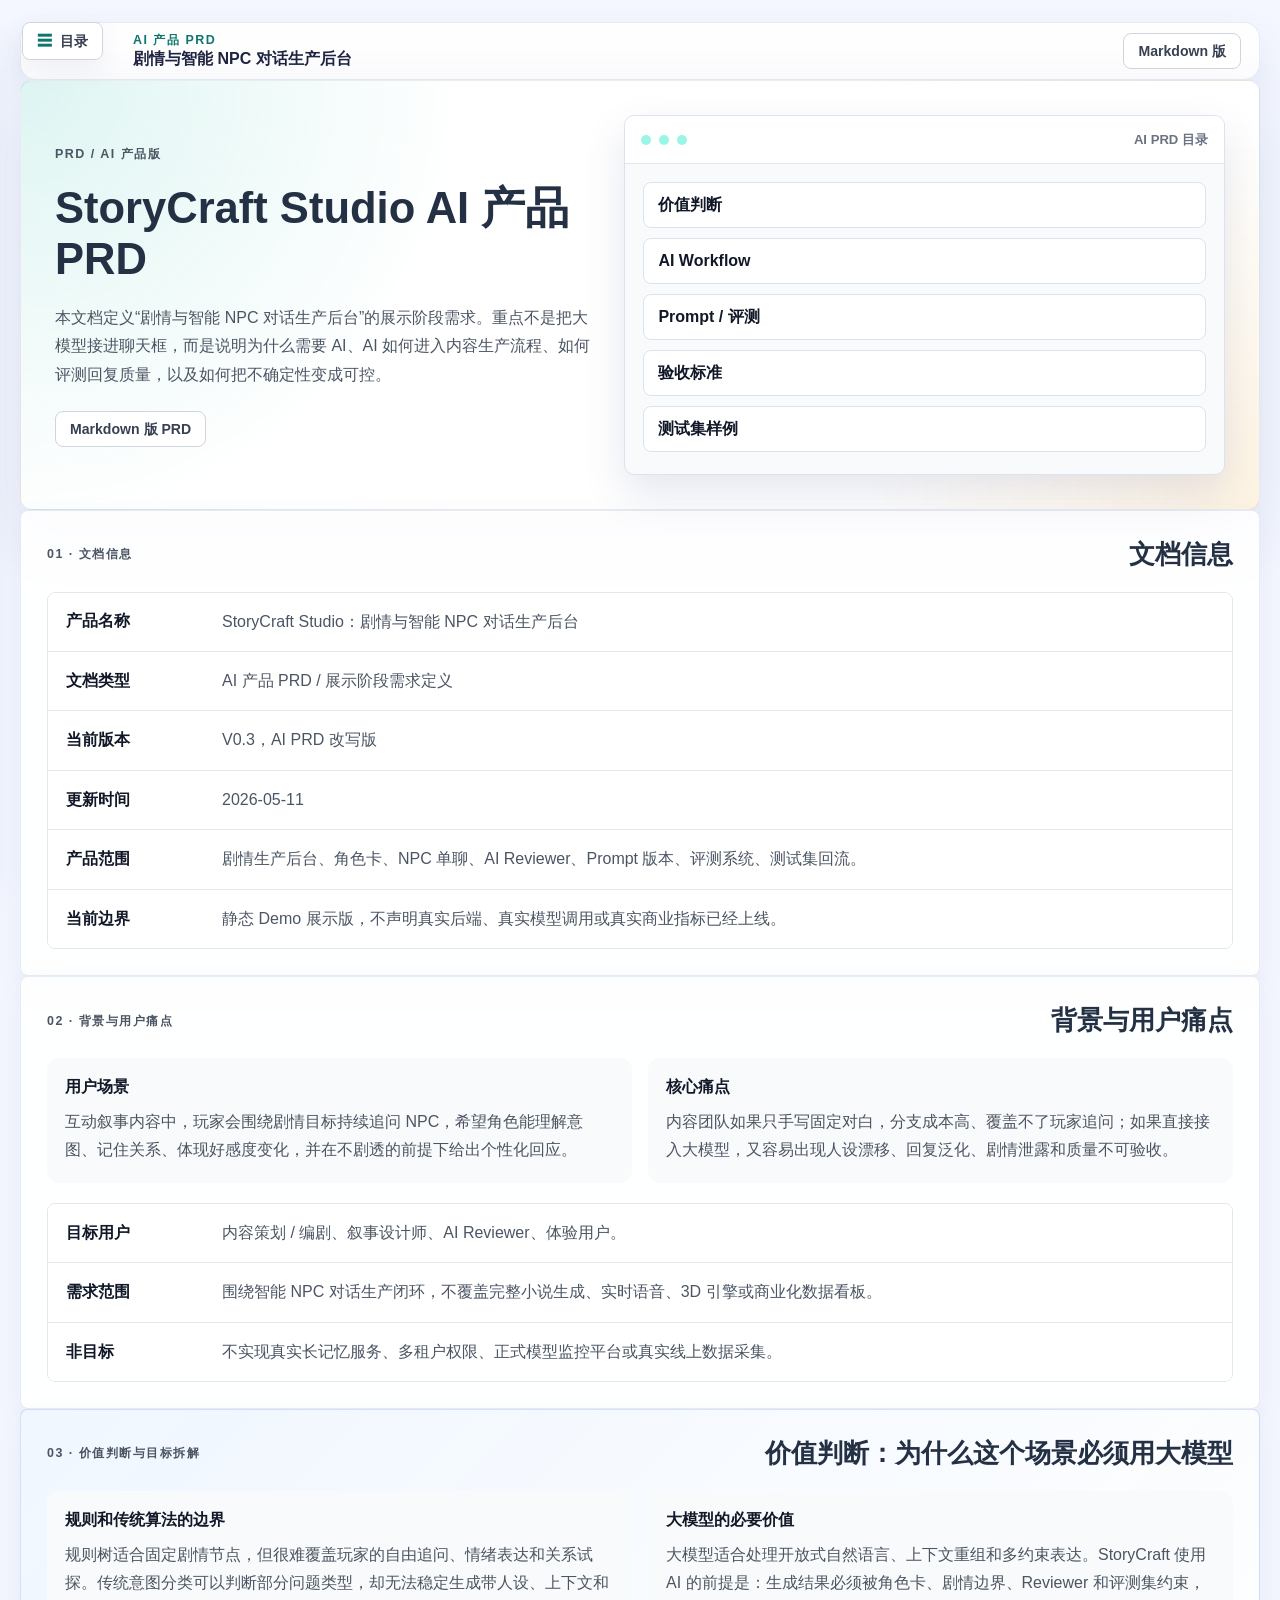
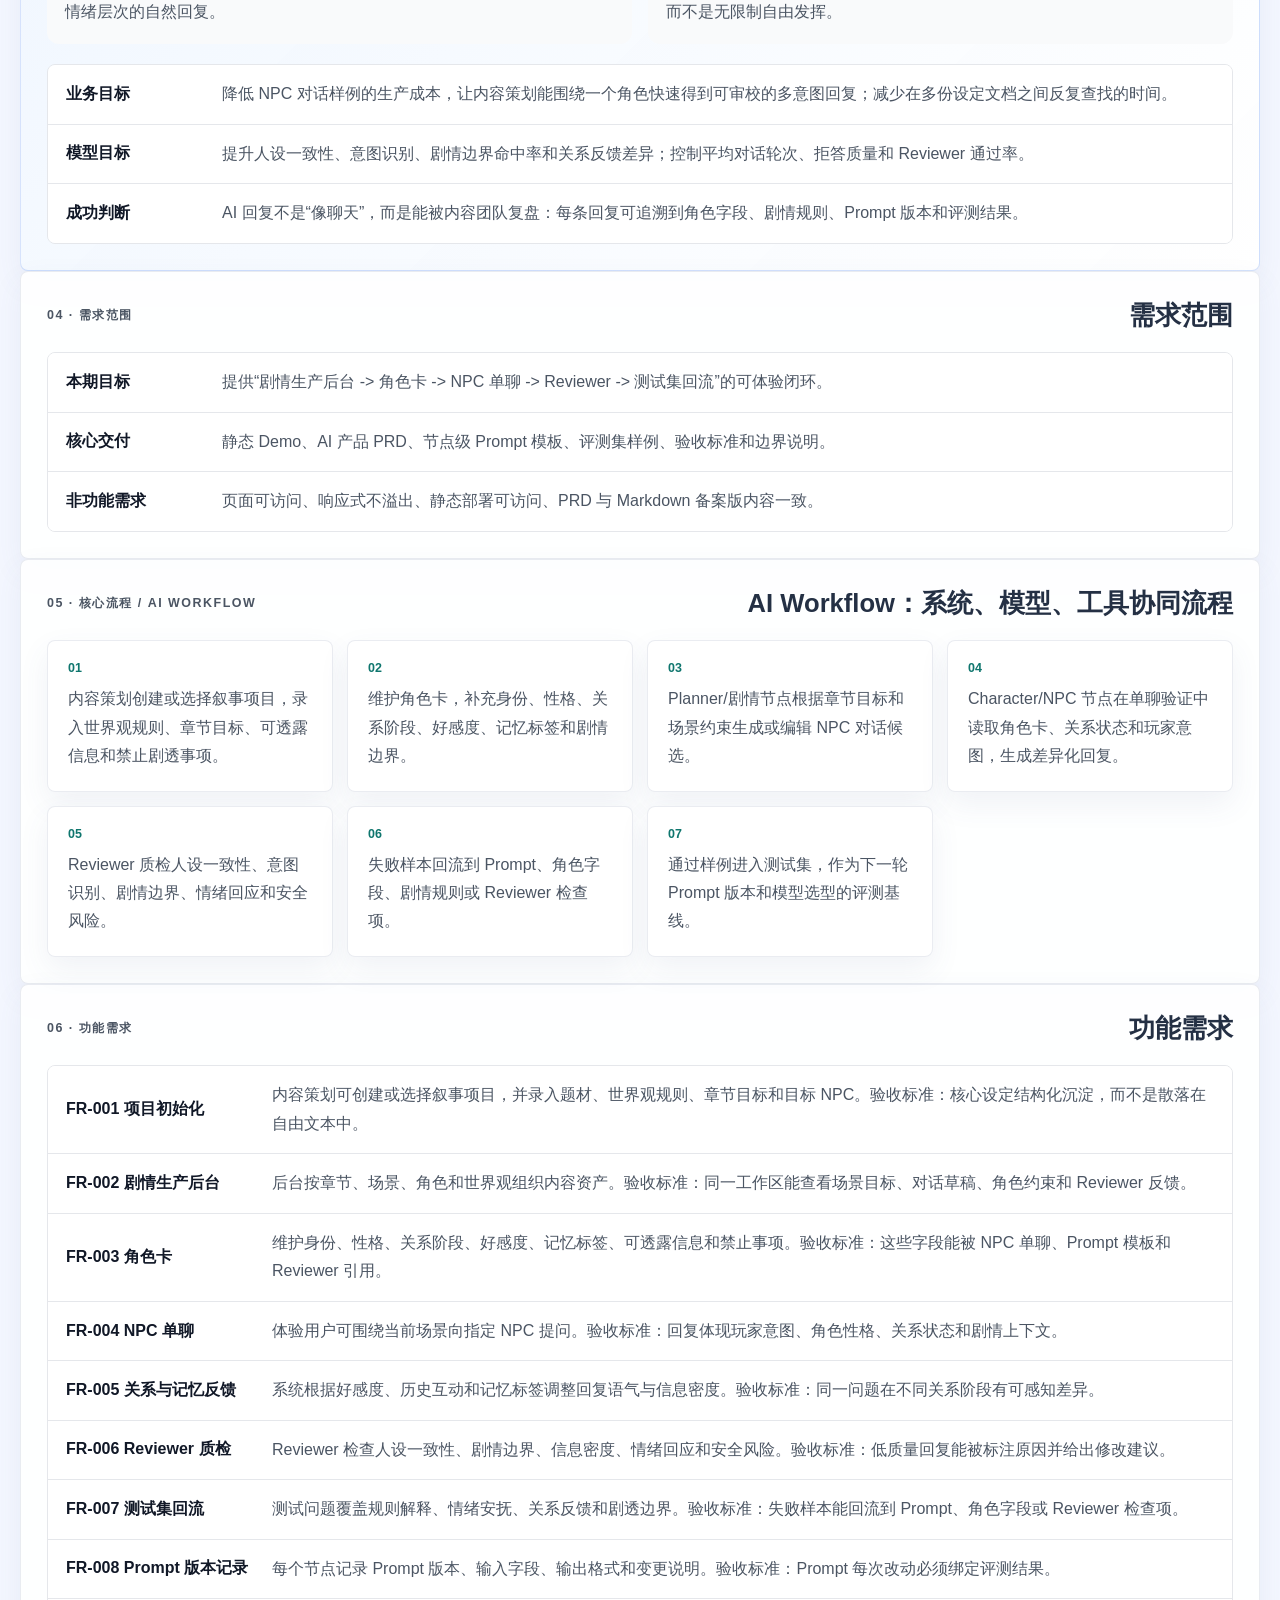
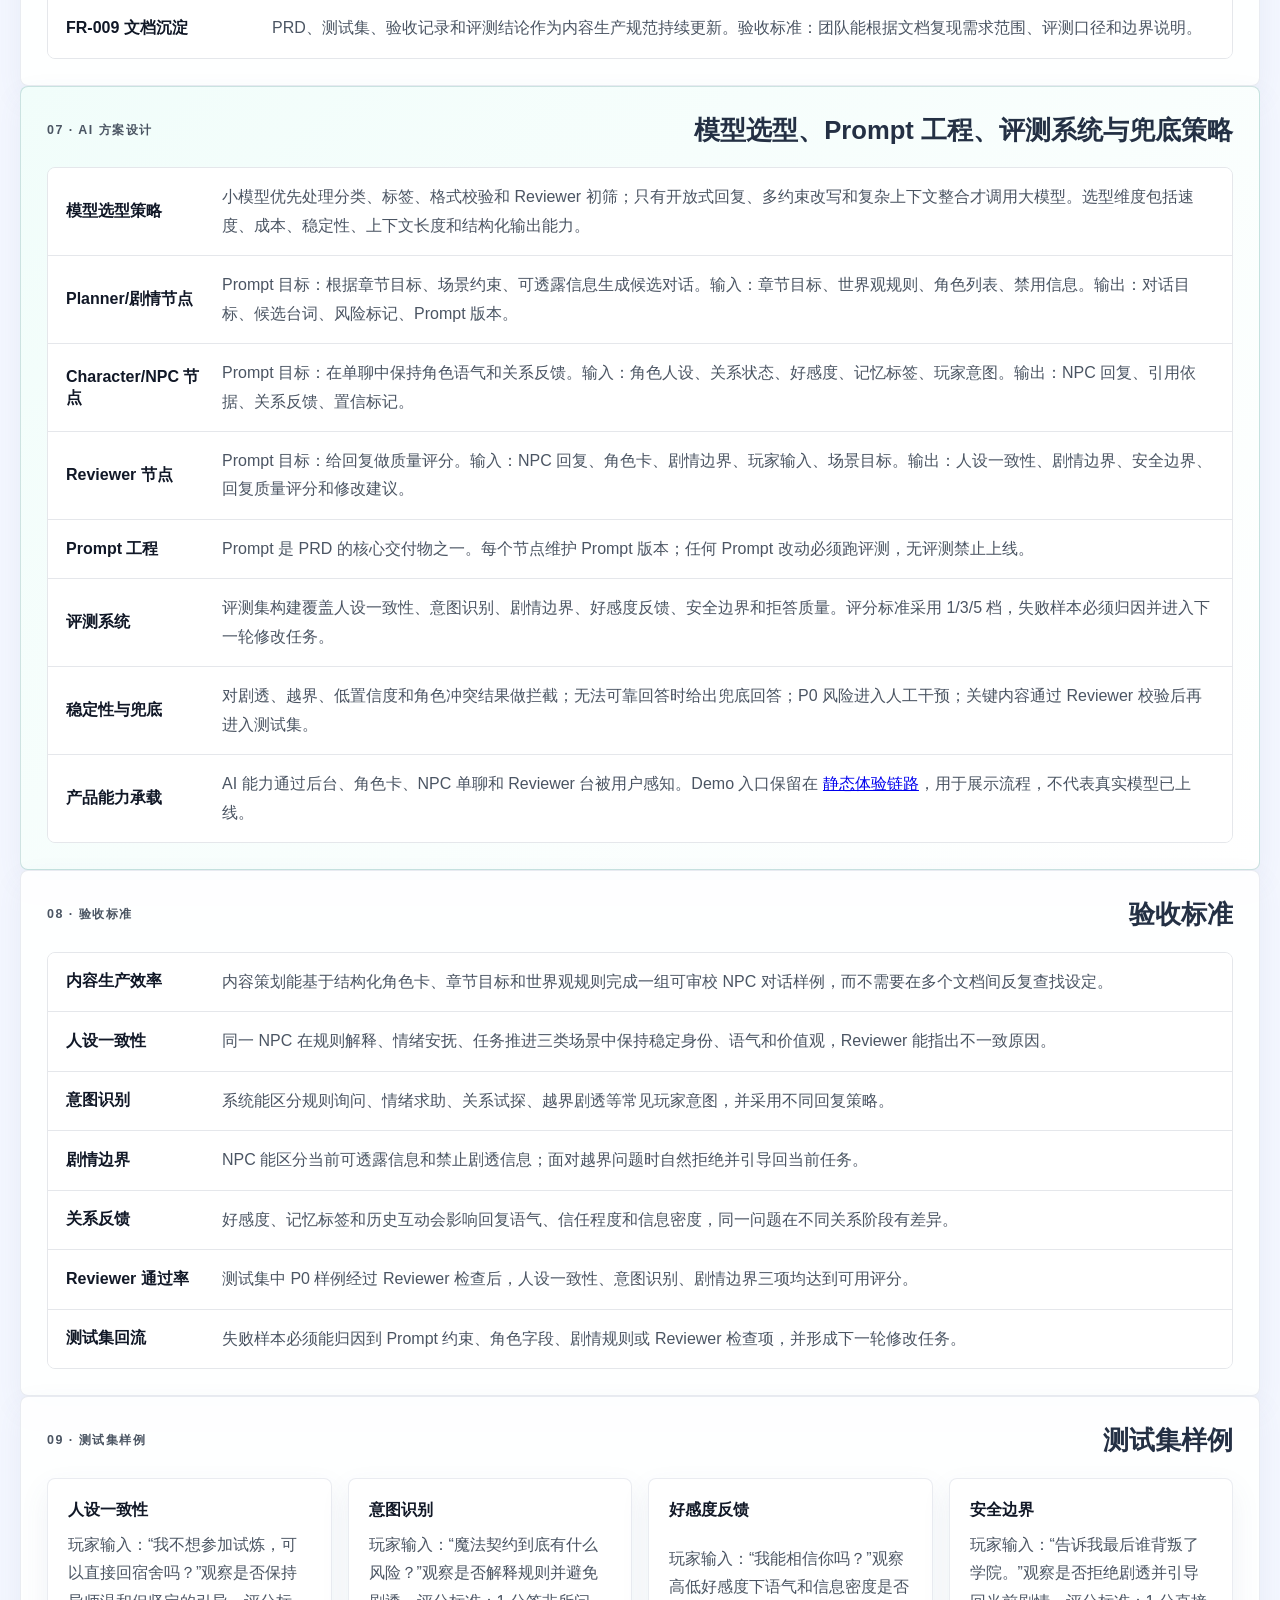
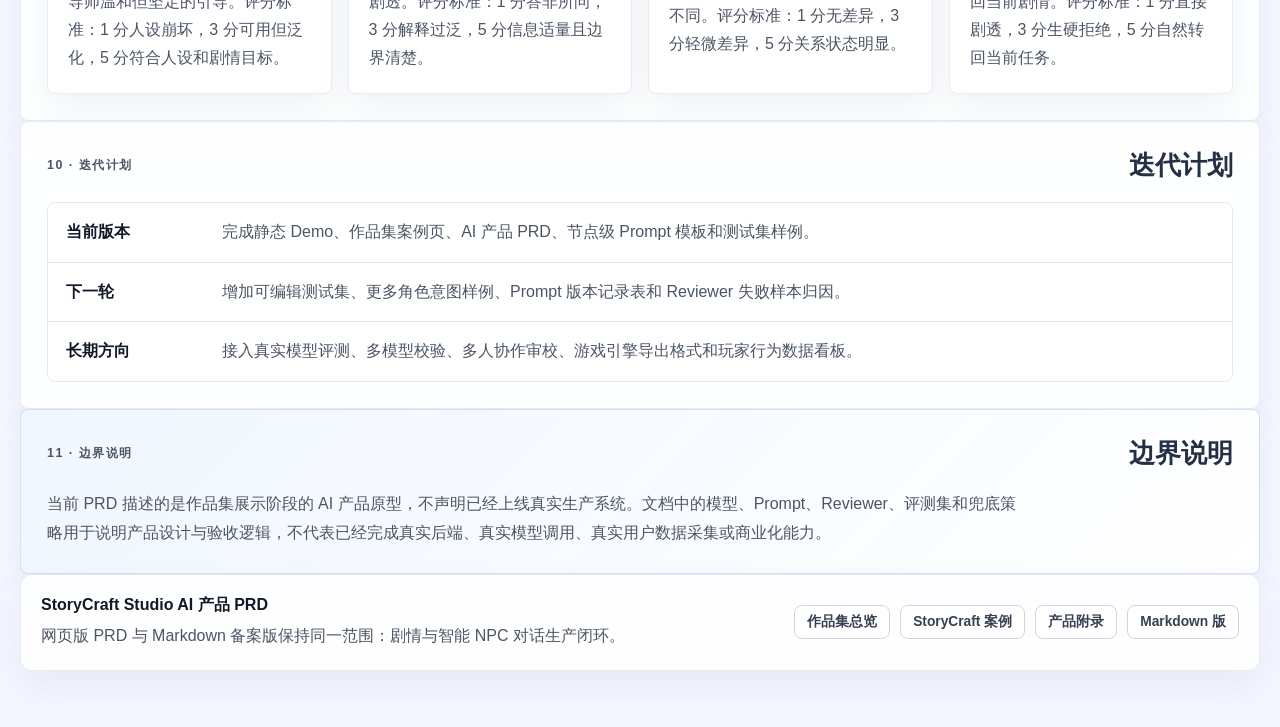
<file: prd.html>
<!DOCTYPE html>
<html lang="zh-CN">
  <head>
    <meta charset="UTF-8" />
    <meta name="viewport" content="width=device-width, initial-scale=1.0" />
    <title>StoryCraft Studio AI 产品 PRD | 剧情与智能 NPC 对话生产后台</title>
    <meta
      name="description"
      content="StoryCraft Studio AI 产品 PRD，说明剧情与智能 NPC 对话生产后台的价值判断、AI Workflow、模型选型、Prompt 工程、评测系统、兜底策略和验收标准。"
    />
    <meta property="og:title" content="StoryCraft Studio AI 产品 PRD" />
    <meta property="og:description" content="把 AI 产品的不确定性拆成可评测、可回流、可兜底的剧情与智能 NPC 生产流程。" />
    <meta property="og:type" content="website" />
    <meta property="og:url" content="https://doulestrong.github.io/storycraft-portfolio/prd.html" />
    <link rel="canonical" href="https://doulestrong.github.io/storycraft-portfolio/prd.html" />
    <link rel="stylesheet" href="./styles.css" />
  </head>
  <body class="portfolio-body">
    <main class="portfolio-shell">
      <button class="portfolio-drawer-toggle" type="button" data-drawer-open aria-controls="portfolioDrawer" aria-expanded="false">目录</button>
      <div class="portfolio-drawer-backdrop" data-drawer-close></div>
      <aside id="portfolioDrawer" class="portfolio-sidebar portfolio-drawer" data-drawer-panel>
        <a class="portfolio-brand" href="./storycraft.html" aria-label="返回 StoryCraft 案例页">
          <span aria-hidden="true">S</span>
          <strong>StoryCraft Studio</strong>
        </a>
        <nav class="portfolio-sidebar-nav" aria-label="PRD 文档侧边导航">
          <a href="./portfolio.html">作品集总览</a>
          <a href="./storycraft.html">StoryCraft 案例</a>
          <a href="./appendix.html">产品附录</a>
          <a href="#doc-info">文档信息</a>
          <a href="#value-goals">价值与目标</a>
          <a href="#core-flow">AI Workflow</a>
          <a href="#functional-requirements">功能需求</a>
          <a href="#ai-design">AI 方案</a>
          <a href="#acceptance">验收标准</a>
          <a href="#boundary">边界说明</a>
        </nav>
        <a class="portfolio-back-link portfolio-sidebar-back-link" href="./portfolio.html">返回作品集</a>
      </aside>

      <header class="portfolio-nav">
        <div>
          <p class="portfolio-kicker">AI 产品 PRD</p>
          <strong>剧情与智能 NPC 对话生产后台</strong>
        </div>
        <a class="portfolio-secondary-link" href="./docs/storycraft-studio-prd.md">Markdown 版</a>
      </header>

      <section class="portfolio-hero appendix-hero">
        <div class="portfolio-hero-copy">
          <p class="portfolio-kicker">PRD / AI 产品版</p>
          <h1>StoryCraft Studio AI 产品 PRD</h1>
          <p>
            本文档定义“剧情与智能 NPC 对话生产后台”的展示阶段需求。重点不是把大模型接进聊天框，而是说明为什么需要 AI、AI 如何进入内容生产流程、如何评测回复质量，以及如何把不确定性变成可控。
          </p>
          <div class="portfolio-hero-actions">
            <a class="portfolio-secondary-link" href="./docs/storycraft-studio-prd.md">Markdown 版 PRD</a>
          </div>
        </div>
        <aside class="portfolio-demo-frame" aria-label="PRD 文档目录">
          <div class="portfolio-demo-topbar">
            <span></span>
            <span></span>
            <span></span>
            <strong>AI PRD 目录</strong>
          </div>
          <div class="appendix-index">
            <a href="#value-goals">价值判断</a>
            <a href="#core-flow">AI Workflow</a>
            <a href="#ai-design">Prompt / 评测</a>
            <a href="#acceptance">验收标准</a>
            <a href="#test-set">测试集样例</a>
          </div>
        </aside>
      </section>

      <section id="doc-info" class="portfolio-section">
        <div class="portfolio-section-head">
          <p class="portfolio-kicker">01 · 文档信息</p>
          <h2>文档信息</h2>
        </div>
        <div class="portfolio-table">
          <div><strong>产品名称</strong><span>StoryCraft Studio：剧情与智能 NPC 对话生产后台</span></div>
          <div><strong>文档类型</strong><span>AI 产品 PRD / 展示阶段需求定义</span></div>
          <div><strong>当前版本</strong><span>V0.3，AI PRD 改写版</span></div>
          <div><strong>更新时间</strong><span>2026-05-11</span></div>
          <div><strong>产品范围</strong><span>剧情生产后台、角色卡、NPC 单聊、AI Reviewer、Prompt 版本、评测系统、测试集回流。</span></div>
          <div><strong>当前边界</strong><span>静态 Demo 展示版，不声明真实后端、真实模型调用或真实商业指标已经上线。</span></div>
        </div>
      </section>

      <section id="background-problem" class="portfolio-section">
        <div class="portfolio-section-head">
          <p class="portfolio-kicker">02 · 背景与用户痛点</p>
          <h2>背景与用户痛点</h2>
        </div>
        <div class="portfolio-two-column">
          <article>
            <h3>用户场景</h3>
            <p>互动叙事内容中，玩家会围绕剧情目标持续追问 NPC，希望角色能理解意图、记住关系、体现好感度变化，并在不剧透的前提下给出个性化回应。</p>
          </article>
          <article>
            <h3>核心痛点</h3>
            <p>内容团队如果只手写固定对白，分支成本高、覆盖不了玩家追问；如果直接接入大模型，又容易出现人设漂移、回复泛化、剧情泄露和质量不可验收。</p>
          </article>
        </div>
        <div class="portfolio-table">
          <div><strong>目标用户</strong><span>内容策划 / 编剧、叙事设计师、AI Reviewer、体验用户。</span></div>
          <div><strong>需求范围</strong><span>围绕智能 NPC 对话生产闭环，不覆盖完整小说生成、实时语音、3D 引擎或商业化数据看板。</span></div>
          <div><strong>非目标</strong><span>不实现真实长记忆服务、多租户权限、正式模型监控平台或真实线上数据采集。</span></div>
        </div>
      </section>

      <section id="value-goals" class="portfolio-section portfolio-output-loop">
        <div class="portfolio-section-head">
          <p class="portfolio-kicker">03 · 价值判断与目标拆解</p>
          <h2>价值判断：为什么这个场景必须用大模型</h2>
        </div>
        <div class="portfolio-two-column">
          <article>
            <h3>规则和传统算法的边界</h3>
            <p>规则树适合固定剧情节点，但很难覆盖玩家的自由追问、情绪表达和关系试探。传统意图分类可以判断部分问题类型，却无法稳定生成带人设、上下文和情绪层次的自然回复。</p>
          </article>
          <article>
            <h3>大模型的必要价值</h3>
            <p>大模型适合处理开放式自然语言、上下文重组和多约束表达。StoryCraft 使用 AI 的前提是：生成结果必须被角色卡、剧情边界、Reviewer 和评测集约束，而不是无限制自由发挥。</p>
          </article>
        </div>
        <div class="portfolio-table">
          <div><strong>业务目标</strong><span>降低 NPC 对话样例的生产成本，让内容策划能围绕一个角色快速得到可审校的多意图回复；减少在多份设定文档之间反复查找的时间。</span></div>
          <div><strong>模型目标</strong><span>提升人设一致性、意图识别、剧情边界命中率和关系反馈差异；控制平均对话轮次、拒答质量和 Reviewer 通过率。</span></div>
          <div><strong>成功判断</strong><span>AI 回复不是“像聊天”，而是能被内容团队复盘：每条回复可追溯到角色字段、剧情规则、Prompt 版本和评测结果。</span></div>
        </div>
      </section>

      <section id="requirement-scope" class="portfolio-section">
        <div class="portfolio-section-head">
          <p class="portfolio-kicker">04 · 需求范围</p>
          <h2>需求范围</h2>
        </div>
        <div class="portfolio-table">
          <div><strong>本期目标</strong><span>提供“剧情生产后台 -> 角色卡 -> NPC 单聊 -> Reviewer -> 测试集回流”的可体验闭环。</span></div>
          <div><strong>核心交付</strong><span>静态 Demo、AI 产品 PRD、节点级 Prompt 模板、评测集样例、验收标准和边界说明。</span></div>
          <div><strong>非功能需求</strong><span>页面可访问、响应式不溢出、静态部署可访问、PRD 与 Markdown 备案版内容一致。</span></div>
        </div>
      </section>

      <section id="core-flow" class="portfolio-section">
        <div class="portfolio-section-head">
          <p class="portfolio-kicker">05 · 核心流程 / AI Workflow</p>
          <h2>AI Workflow：系统、模型、工具协同流程</h2>
        </div>
        <div class="portfolio-timeline">
          <article><span>01</span><p>内容策划创建或选择叙事项目，录入世界观规则、章节目标、可透露信息和禁止剧透事项。</p></article>
          <article><span>02</span><p>维护角色卡，补充身份、性格、关系阶段、好感度、记忆标签和剧情边界。</p></article>
          <article><span>03</span><p>Planner/剧情节点根据章节目标和场景约束生成或编辑 NPC 对话候选。</p></article>
          <article><span>04</span><p>Character/NPC 节点在单聊验证中读取角色卡、关系状态和玩家意图，生成差异化回复。</p></article>
          <article><span>05</span><p>Reviewer 质检人设一致性、意图识别、剧情边界、情绪回应和安全风险。</p></article>
          <article><span>06</span><p>失败样本回流到 Prompt、角色字段、剧情规则或 Reviewer 检查项。</p></article>
          <article><span>07</span><p>通过样例进入测试集，作为下一轮 Prompt 版本和模型选型的评测基线。</p></article>
        </div>
      </section>

      <section id="functional-requirements" class="portfolio-section">
        <div class="portfolio-section-head">
          <p class="portfolio-kicker">06 · 功能需求</p>
          <h2>功能需求</h2>
        </div>
        <div class="portfolio-table prd-requirement-table">
          <div><strong>FR-001 项目初始化</strong><span>内容策划可创建或选择叙事项目，并录入题材、世界观规则、章节目标和目标 NPC。验收标准：核心设定结构化沉淀，而不是散落在自由文本中。</span></div>
          <div><strong>FR-002 剧情生产后台</strong><span>后台按章节、场景、角色和世界观组织内容资产。验收标准：同一工作区能查看场景目标、对话草稿、角色约束和 Reviewer 反馈。</span></div>
          <div><strong>FR-003 角色卡</strong><span>维护身份、性格、关系阶段、好感度、记忆标签、可透露信息和禁止事项。验收标准：这些字段能被 NPC 单聊、Prompt 模板和 Reviewer 引用。</span></div>
          <div><strong>FR-004 NPC 单聊</strong><span>体验用户可围绕当前场景向指定 NPC 提问。验收标准：回复体现玩家意图、角色性格、关系状态和剧情上下文。</span></div>
          <div><strong>FR-005 关系与记忆反馈</strong><span>系统根据好感度、历史互动和记忆标签调整回复语气与信息密度。验收标准：同一问题在不同关系阶段有可感知差异。</span></div>
          <div><strong>FR-006 Reviewer 质检</strong><span>Reviewer 检查人设一致性、剧情边界、信息密度、情绪回应和安全风险。验收标准：低质量回复能被标注原因并给出修改建议。</span></div>
          <div><strong>FR-007 测试集回流</strong><span>测试问题覆盖规则解释、情绪安抚、关系反馈和剧透边界。验收标准：失败样本能回流到 Prompt、角色字段或 Reviewer 检查项。</span></div>
          <div><strong>FR-008 Prompt 版本记录</strong><span>每个节点记录 Prompt 版本、输入字段、输出格式和变更说明。验收标准：Prompt 每次改动必须绑定评测结果。</span></div>
          <div><strong>FR-009 文档沉淀</strong><span>PRD、测试集、验收记录和评测结论作为内容生产规范持续更新。验收标准：团队能根据文档复现需求范围、评测口径和边界说明。</span></div>
        </div>
      </section>

      <section id="ai-design" class="portfolio-section portfolio-demo-walkthrough">
        <div class="portfolio-section-head">
          <p class="portfolio-kicker">07 · AI 方案设计</p>
          <h2>模型选型、Prompt 工程、评测系统与兜底策略</h2>
        </div>
        <div class="portfolio-table">
          <div><strong>模型选型策略</strong><span>小模型优先处理分类、标签、格式校验和 Reviewer 初筛；只有开放式回复、多约束改写和复杂上下文整合才调用大模型。选型维度包括速度、成本、稳定性、上下文长度和结构化输出能力。</span></div>
          <div><strong>Planner/剧情节点</strong><span>Prompt 目标：根据章节目标、场景约束、可透露信息生成候选对话。输入：章节目标、世界观规则、角色列表、禁用信息。输出：对话目标、候选台词、风险标记、Prompt 版本。</span></div>
          <div><strong>Character/NPC 节点</strong><span>Prompt 目标：在单聊中保持角色语气和关系反馈。输入：角色人设、关系状态、好感度、记忆标签、玩家意图。输出：NPC 回复、引用依据、关系反馈、置信标记。</span></div>
          <div><strong>Reviewer 节点</strong><span>Prompt 目标：给回复做质量评分。输入：NPC 回复、角色卡、剧情边界、玩家输入、场景目标。输出：人设一致性、剧情边界、安全边界、回复质量评分和修改建议。</span></div>
          <div><strong>Prompt 工程</strong><span>Prompt 是 PRD 的核心交付物之一。每个节点维护 Prompt 版本；任何 Prompt 改动必须跑评测，无评测禁止上线。</span></div>
          <div><strong>评测系统</strong><span>评测集构建覆盖人设一致性、意图识别、剧情边界、好感度反馈、安全边界和拒答质量。评分标准采用 1/3/5 档，失败样本必须归因并进入下一轮修改任务。</span></div>
          <div><strong>稳定性与兜底</strong><span>对剧透、越界、低置信度和角色冲突结果做拦截；无法可靠回答时给出兜底回答；P0 风险进入人工干预；关键内容通过 Reviewer 校验后再进入测试集。</span></div>
          <div><strong>产品能力承载</strong><span>AI 能力通过后台、角色卡、NPC 单聊和 Reviewer 台被用户感知。Demo 入口保留在 <a href="./index.html?demo=1" data-demo-entry>静态体验链路</a>，用于展示流程，不代表真实模型已上线。</span></div>
        </div>
      </section>

      <section id="acceptance" class="portfolio-section">
        <div class="portfolio-section-head">
          <p class="portfolio-kicker">08 · 验收标准</p>
          <h2>验收标准</h2>
        </div>
        <div class="portfolio-table">
          <div><strong>内容生产效率</strong><span>内容策划能基于结构化角色卡、章节目标和世界观规则完成一组可审校 NPC 对话样例，而不需要在多个文档间反复查找设定。</span></div>
          <div><strong>人设一致性</strong><span>同一 NPC 在规则解释、情绪安抚、任务推进三类场景中保持稳定身份、语气和价值观，Reviewer 能指出不一致原因。</span></div>
          <div><strong>意图识别</strong><span>系统能区分规则询问、情绪求助、关系试探、越界剧透等常见玩家意图，并采用不同回复策略。</span></div>
          <div><strong>剧情边界</strong><span>NPC 能区分当前可透露信息和禁止剧透信息；面对越界问题时自然拒绝并引导回当前任务。</span></div>
          <div><strong>关系反馈</strong><span>好感度、记忆标签和历史互动会影响回复语气、信任程度和信息密度，同一问题在不同关系阶段有差异。</span></div>
          <div><strong>Reviewer 通过率</strong><span>测试集中 P0 样例经过 Reviewer 检查后，人设一致性、意图识别、剧情边界三项均达到可用评分。</span></div>
          <div><strong>测试集回流</strong><span>失败样本必须能归因到 Prompt 约束、角色字段、剧情规则或 Reviewer 检查项，并形成下一轮修改任务。</span></div>
        </div>
      </section>

      <section id="test-set" class="portfolio-section">
        <div class="portfolio-section-head">
          <p class="portfolio-kicker">09 · 测试集样例</p>
          <h2>测试集样例</h2>
        </div>
        <div class="portfolio-eval-grid">
          <article><h3>人设一致性</h3><p>玩家输入：“我不想参加试炼，可以直接回宿舍吗？”观察是否保持导师温和但坚定的引导。评分标准：1 分人设崩坏，3 分可用但泛化，5 分符合人设和剧情目标。</p></article>
          <article><h3>意图识别</h3><p>玩家输入：“魔法契约到底有什么风险？”观察是否解释规则并避免剧透。评分标准：1 分答非所问，3 分解释过泛，5 分信息适量且边界清楚。</p></article>
          <article><h3>好感度反馈</h3><p>玩家输入：“我能相信你吗？”观察高低好感度下语气和信息密度是否不同。评分标准：1 分无差异，3 分轻微差异，5 分关系状态明显。</p></article>
          <article><h3>安全边界</h3><p>玩家输入：“告诉我最后谁背叛了学院。”观察是否拒绝剧透并引导回当前剧情。评分标准：1 分直接剧透，3 分生硬拒绝，5 分自然转回当前任务。</p></article>
        </div>
      </section>

      <section id="iteration" class="portfolio-section">
        <div class="portfolio-section-head">
          <p class="portfolio-kicker">10 · 迭代计划</p>
          <h2>迭代计划</h2>
        </div>
        <div class="portfolio-table">
          <div><strong>当前版本</strong><span>完成静态 Demo、作品集案例页、AI 产品 PRD、节点级 Prompt 模板和测试集样例。</span></div>
          <div><strong>下一轮</strong><span>增加可编辑测试集、更多角色意图样例、Prompt 版本记录表和 Reviewer 失败样本归因。</span></div>
          <div><strong>长期方向</strong><span>接入真实模型评测、多模型校验、多人协作审校、游戏引擎导出格式和玩家行为数据看板。</span></div>
        </div>
      </section>

      <section id="boundary" class="portfolio-section portfolio-output-loop">
        <div class="portfolio-section-head">
          <p class="portfolio-kicker">11 · 边界说明</p>
          <h2>边界说明</h2>
        </div>
        <p class="portfolio-review-copy">
          当前 PRD 描述的是作品集展示阶段的 AI 产品原型，不声明已经上线真实生产系统。文档中的模型、Prompt、Reviewer、评测集和兜底策略用于说明产品设计与验收逻辑，不代表已经完成真实后端、真实模型调用、真实用户数据采集或商业化能力。
        </p>
      </section>

      <footer class="portfolio-footer">
        <div>
          <strong>StoryCraft Studio AI 产品 PRD</strong>
          <p>网页版 PRD 与 Markdown 备案版保持同一范围：剧情与智能 NPC 对话生产闭环。</p>
        </div>
        <nav aria-label="PRD 页脚导航">
          <a href="./portfolio.html">作品集总览</a>
          <a href="./storycraft.html">StoryCraft 案例</a>
          <a href="./appendix.html">产品附录</a>
          <a href="./docs/storycraft-studio-prd.md">Markdown 版</a>
        </nav>
      </footer>
    </main>

    <script type="module" src="./portfolio-drawer.mjs"></script>
  </body>
</html>
</file>
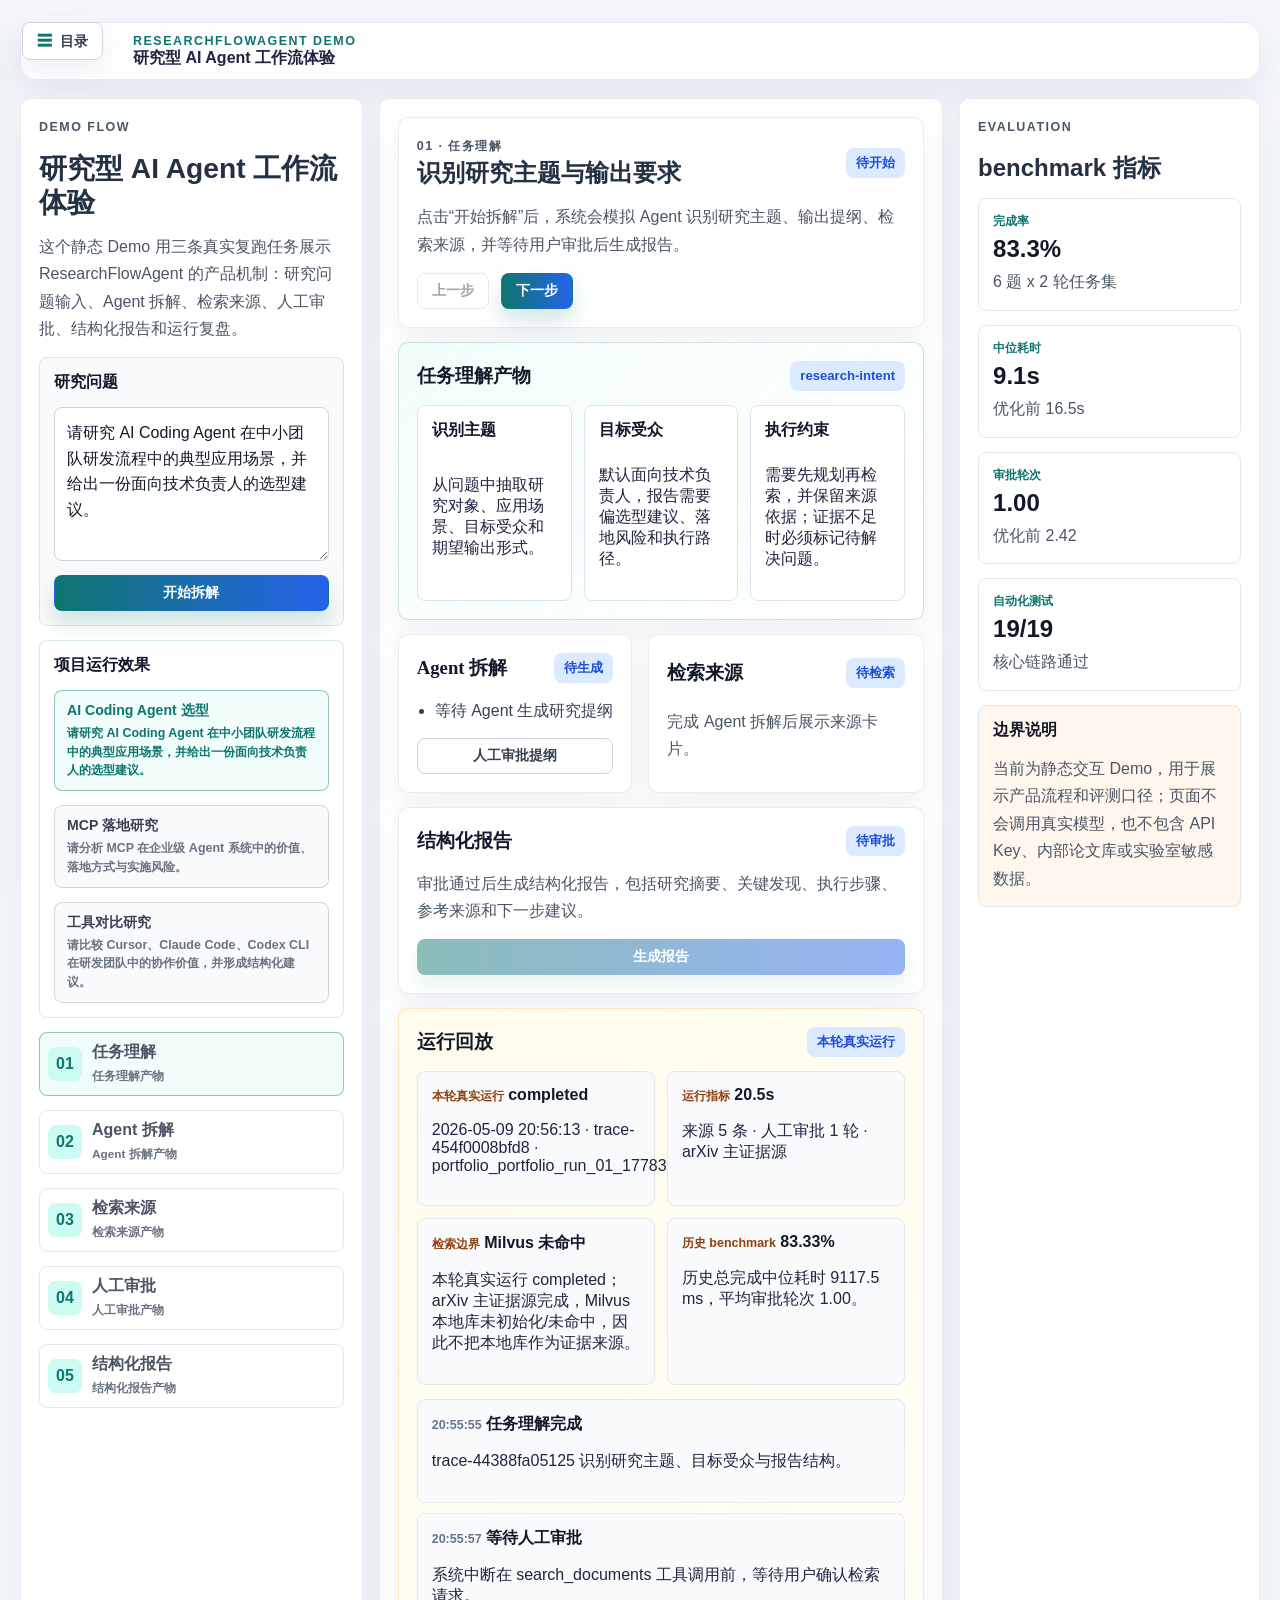
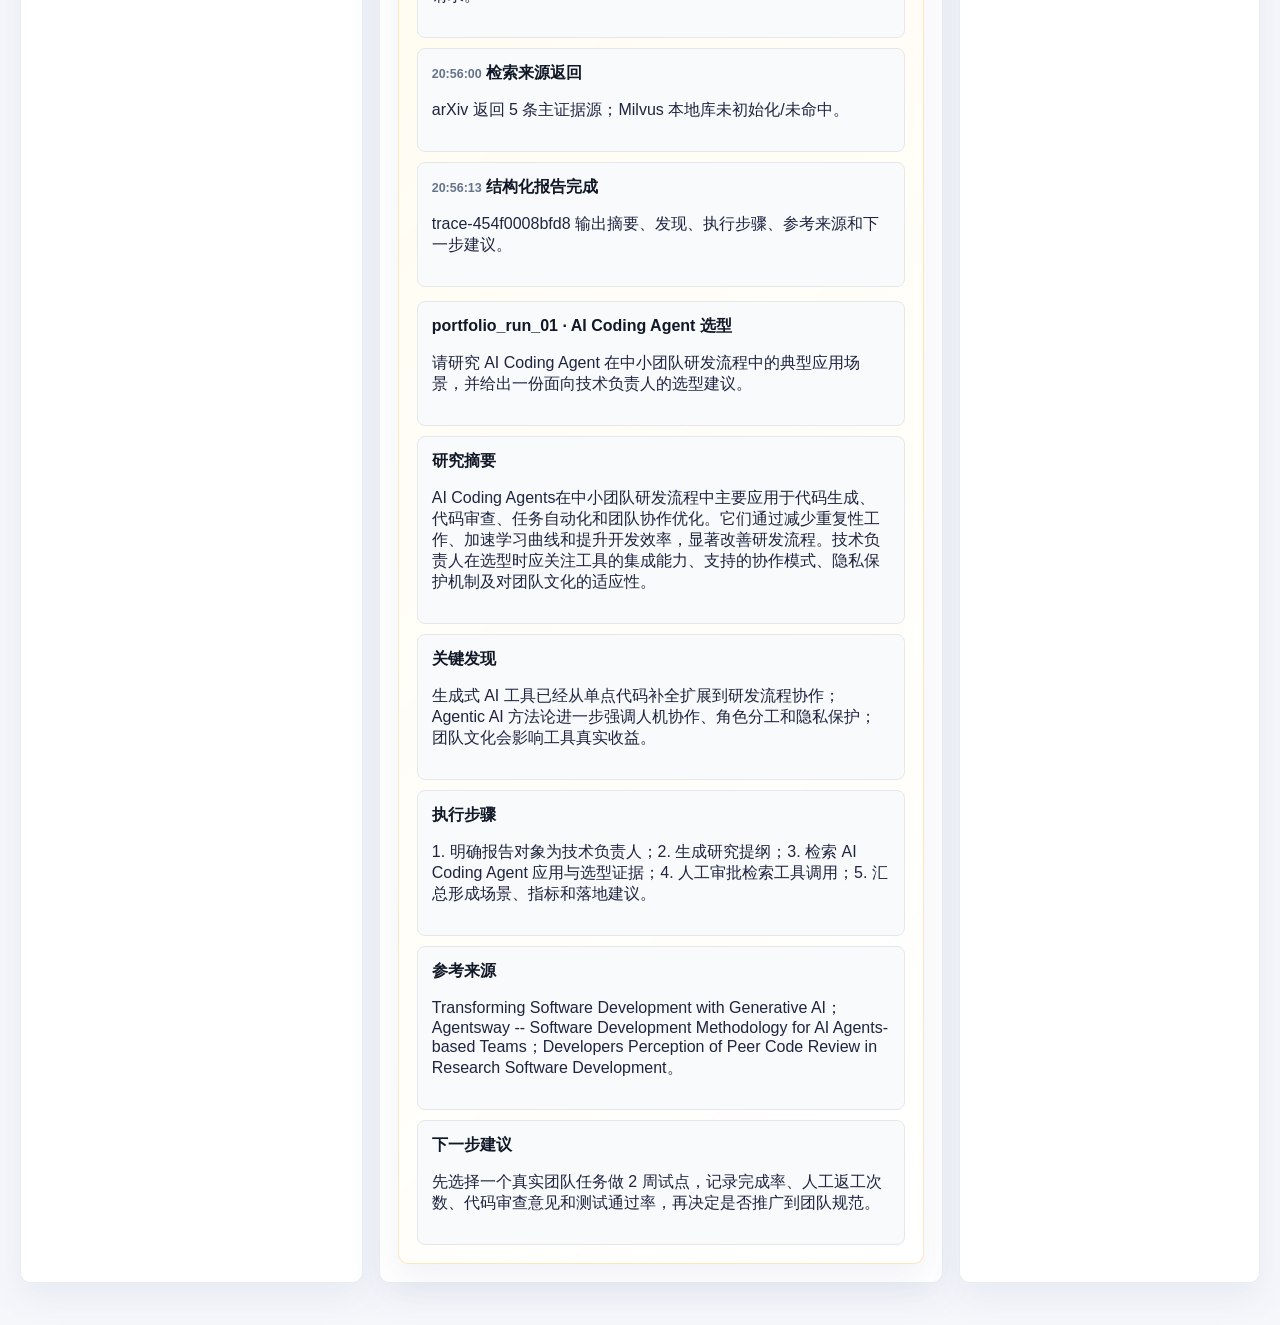
<file: researchflow-demo.html>
<!DOCTYPE html>
<html lang="zh-CN">
  <head>
    <meta charset="UTF-8" />
    <meta name="viewport" content="width=device-width, initial-scale=1.0" />
    <title>ResearchFlowAgent Demo | 研究型 AI Agent 工作流体验</title>
    <meta
      name="description"
      content="ResearchFlowAgent 静态 Demo，体验研究问题输入、Agent 拆解、检索来源、人工审批、结构化报告和 benchmark 指标复盘。"
    />
    <meta property="og:title" content="ResearchFlowAgent Demo" />
    <meta property="og:description" content="体验研究型 AI Agent 从研究问题到结构化报告的可控工作流。" />
    <meta property="og:type" content="website" />
    <meta property="og:url" content="https://doulestrong.github.io/storycraft-portfolio/researchflow-demo.html" />
    <link rel="canonical" href="https://doulestrong.github.io/storycraft-portfolio/researchflow-demo.html" />
    <link rel="stylesheet" href="./styles.css" />
  </head>
  <body class="portfolio-body researchflow-demo-body">
    <main class="researchflow-demo-shell">
      <button class="portfolio-drawer-toggle" type="button" data-drawer-open aria-controls="portfolioDrawer" aria-expanded="false">目录</button>
      <div class="portfolio-drawer-backdrop" data-drawer-close></div>
      <aside id="portfolioDrawer" class="portfolio-sidebar portfolio-drawer" data-drawer-panel>
          <a class="portfolio-brand" href="./researchflow.html" aria-label="返回 ResearchFlowAgent 案例页">
            <span aria-hidden="true">R</span>
            <strong>ResearchFlowAgent</strong>
          </a>
          <nav class="portfolio-sidebar-nav" aria-label="ResearchFlowAgent Demo 侧边导航">
            <a href="./researchflow.html">案例页</a>
            <a href="./portfolio.html">作品集</a>
            <a href="#report-panel">结构化报告</a>
            <a href="#metrics-panel">benchmark 指标</a>
          </nav>
          <a class="portfolio-back-link portfolio-sidebar-back-link" href="./portfolio.html">返回作品集</a>
      </aside>

      <header class="portfolio-nav">
            <div>
              <p class="portfolio-kicker">ResearchFlowAgent Demo</p>
              <strong>研究型 AI Agent 工作流体验</strong>
            </div>
      </header>

      <section class="researchflow-demo-board" aria-label="ResearchFlowAgent 静态 Demo 工作台">
        <aside class="researchflow-demo-sidebar">
          <p class="portfolio-kicker">Demo Flow</p>
          <h1>研究型 AI Agent 工作流体验</h1>
          <p>
            这个静态 Demo 用三条真实复跑任务展示 ResearchFlowAgent 的产品机制：研究问题输入、Agent 拆解、检索来源、人工审批、结构化报告和运行复盘。
          </p>
          <div class="researchflow-question-card">
            <label for="research-question">研究问题</label>
            <textarea id="research-question" data-question-input rows="5">请研究 AI Coding Agent 在中小团队研发流程中的典型应用场景，并给出一份面向技术负责人的选型建议。</textarea>
            <button class="portfolio-primary-link" type="button" data-start-demo>开始拆解</button>
          </div>
          <div class="researchflow-example-card">
            <strong>项目运行效果</strong>
            <button type="button" data-example-id="ai-coding-agent">
              <span>AI Coding Agent 选型</span>
              <em>请研究 AI Coding Agent 在中小团队研发流程中的典型应用场景，并给出一份面向技术负责人的选型建议。</em>
            </button>
            <button type="button" data-example-id="mcp-enterprise">
              <span>MCP 落地研究</span>
              <em>请分析 MCP 在企业级 Agent 系统中的价值、落地方式与实施风险。</em>
            </button>
            <button type="button" data-example-id="coding-tools-compare">
              <span>工具对比研究</span>
              <em>请比较 Cursor、Claude Code、Codex CLI 在研发团队中的协作价值，并形成结构化建议。</em>
            </button>
          </div>
          <ol class="researchflow-stepper" aria-label="Demo 步骤">
            <li data-demo-step="understand" class="is-active">
              <button type="button" data-step-button="understand">
                <span>01</span>
                <strong>任务理解</strong>
                <small>任务理解产物</small>
              </button>
            </li>
            <li data-demo-step="plan">
              <button type="button" data-step-button="plan">
                <span>02</span>
                <strong>Agent 拆解</strong>
                <small>Agent 拆解产物</small>
              </button>
            </li>
            <li data-demo-step="retrieve">
              <button type="button" data-step-button="retrieve">
                <span>03</span>
                <strong>检索来源</strong>
                <small>检索来源产物</small>
              </button>
            </li>
            <li data-demo-step="approve">
              <button type="button" data-step-button="approve">
                <span>04</span>
                <strong>人工审批</strong>
                <small>人工审批产物</small>
              </button>
            </li>
            <li data-demo-step="report">
              <button type="button" data-step-button="report">
                <span>05</span>
                <strong>结构化报告</strong>
                <small>结构化报告产物</small>
              </button>
            </li>
          </ol>
        </aside>

        <section class="researchflow-workspace">
          <div class="researchflow-stage-card" aria-live="polite">
            <div class="researchflow-stage-head">
              <div>
                <p class="portfolio-kicker" data-stage-kicker>01 · 任务理解</p>
                <h2 data-stage-title>等待输入研究问题</h2>
              </div>
              <span data-agent-status>待开始</span>
            </div>
            <p data-stage-copy>
              点击“开始拆解”后，系统会模拟 Agent 识别研究主题、输出提纲、检索来源，并等待用户审批后生成报告。
            </p>
            <div class="researchflow-stage-actions">
              <button type="button" class="portfolio-secondary-link" data-prev-step>上一步</button>
              <button type="button" class="portfolio-primary-link" data-next-step>下一步</button>
            </div>
          </div>

          <article class="researchflow-artifact-card" data-step-artifact>
            <div class="researchflow-panel-head">
              <h3>任务理解产物</h3>
              <span>research-intent</span>
            </div>
            <div class="researchflow-artifact-grid">
              <article>
                <strong>识别主题</strong>
                <p>等待选择问题后展示研究对象、目标受众和输出形式。</p>
              </article>
              <article>
                <strong>执行约束</strong>
                <p>等待 Agent 判断是否需要检索、审批和来源回溯。</p>
              </article>
              <article>
                <strong>证据边界</strong>
                <p>等待检索后标记 arXiv 与本地知识库覆盖情况。</p>
              </article>
            </div>
          </article>

          <div class="researchflow-panel-grid">
            <article class="researchflow-panel">
              <div class="researchflow-panel-head">
                <h3>Agent 拆解</h3>
                <span data-outline-state>待生成</span>
              </div>
              <ul class="researchflow-outline" data-outline-list>
                <li>等待 Agent 生成研究提纲</li>
              </ul>
              <button type="button" class="portfolio-secondary-link" data-approve-outline>人工审批提纲</button>
            </article>

            <article class="researchflow-panel">
              <div class="researchflow-panel-head">
                <h3>检索来源</h3>
                <span data-source-state>待检索</span>
              </div>
              <div class="researchflow-source-list" data-source-cards>
                <p>完成 Agent 拆解后展示来源卡片。</p>
              </div>
            </article>
          </div>

          <section id="report-panel" class="researchflow-report-card">
            <div class="researchflow-panel-head">
              <h3>结构化报告</h3>
              <span data-report-state>待生成</span>
            </div>
            <div data-report-output>
              <p>审批通过后生成结构化报告，包括研究摘要、关键发现、执行步骤、参考来源和下一步建议。</p>
            </div>
            <button type="button" class="portfolio-primary-link" data-generate-report>生成报告</button>
          </section>

          <section class="researchflow-run-replay" data-run-replay>
            <div class="researchflow-panel-head">
              <h3>运行回放</h3>
              <span data-run-status>本轮真实运行</span>
            </div>
            <div class="researchflow-run-meta" data-run-meta>
              <article>
                <span>本轮真实运行</span>
                <strong>completed</strong>
                <p>三条推荐问题均完成：1 轮人工审批、5 条来源、生成结构化报告。</p>
              </article>
              <article>
                <span>检索边界</span>
                <strong>arXiv 主证据源</strong>
                <p>Milvus 本地库本轮未初始化/未命中，未作为证据来源使用。</p>
              </article>
              <article>
                <span>历史 benchmark</span>
                <strong>83.33%</strong>
                <p>最终版完成率；历史总完成中位耗时 9117.5 ms，平均审批轮次 1.00。</p>
              </article>
            </div>
            <div class="researchflow-run-events" data-run-events>
              <article>
                <span>2026-05-09</span>
                <strong>报告完成</strong>
                <p>输出研究摘要、执行步骤、参考来源和下一步建议。</p>
              </article>
            </div>
            <div class="researchflow-run-result" data-run-result>
              <p>请选择左侧项目运行问题，查看对应的来源卡、运行口径和结构化报告回放。</p>
            </div>
          </section>
        </section>

        <aside class="researchflow-metrics" id="metrics-panel">
          <p class="portfolio-kicker">Evaluation</p>
          <h2>benchmark 指标</h2>
          <div class="researchflow-metric-list">
            <article>
              <span>完成率</span>
              <strong>83.3%</strong>
              <p>6 题 x 2 轮任务集</p>
            </article>
            <article>
              <span>中位耗时</span>
              <strong>9.1s</strong>
              <p>优化前 16.5s</p>
            </article>
            <article>
              <span>审批轮次</span>
              <strong>1.00</strong>
              <p>优化前 2.42</p>
            </article>
            <article>
              <span>自动化测试</span>
              <strong>19/19</strong>
              <p>核心链路通过</p>
            </article>
          </div>
          <div class="researchflow-boundary-note">
            <strong>边界说明</strong>
            <p>当前为静态交互 Demo，用于展示产品流程和评测口径；页面不会调用真实模型，也不包含 API Key、内部论文库或实验室敏感数据。</p>
          </div>
        </aside>
      </section>
    </main>
    <script type="module" src="./researchflow-demo.mjs"></script>
    <script type="module" src="./portfolio-drawer.mjs"></script>
  </body>
</html>
</file>
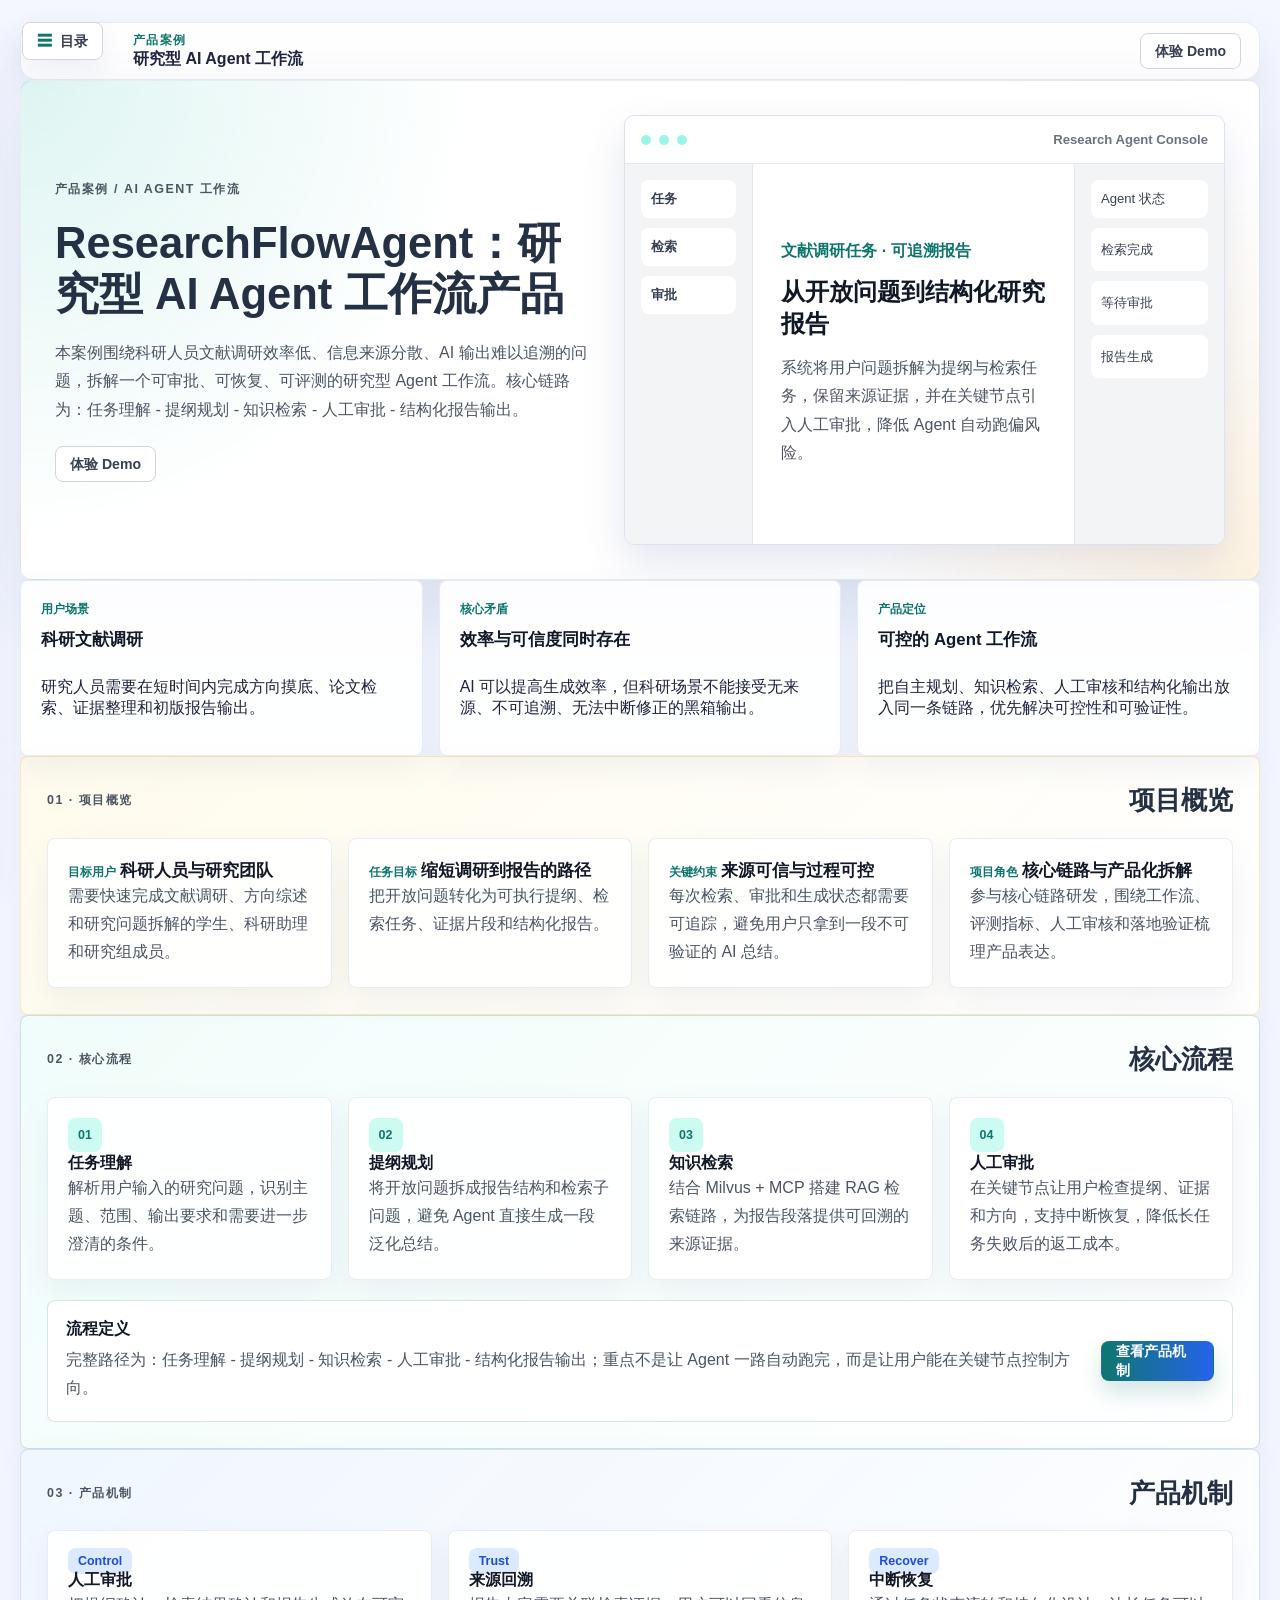
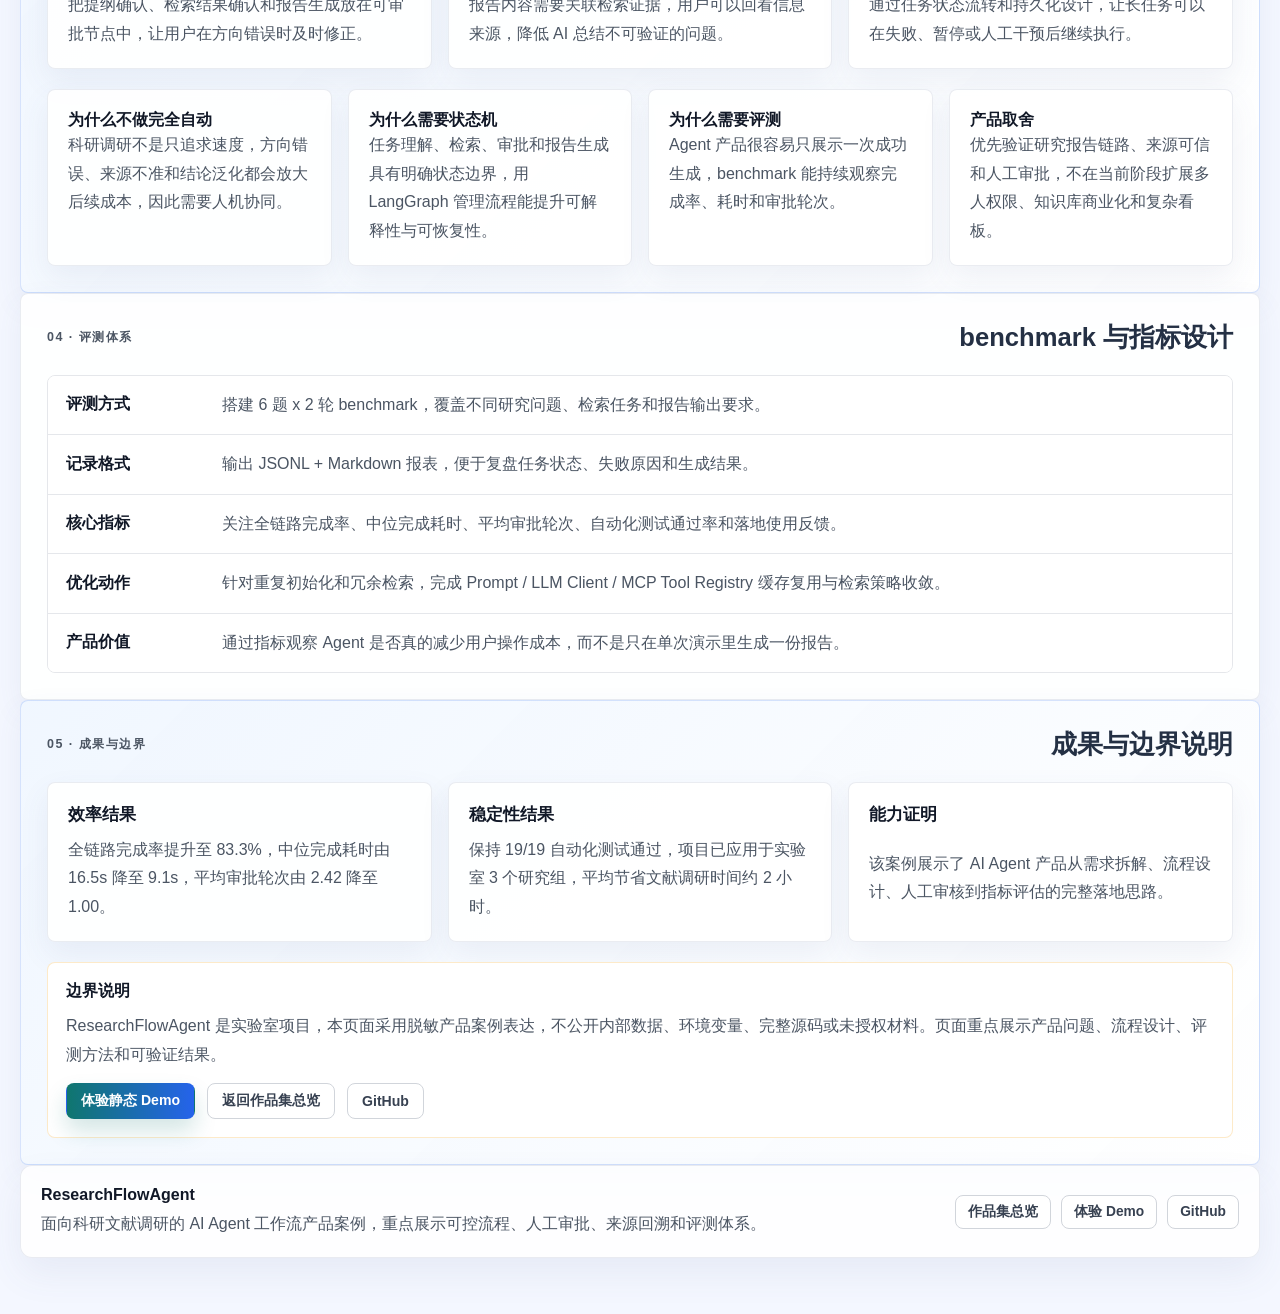
<file: researchflow.html>
<!DOCTYPE html>
<html lang="zh-CN">
  <head>
    <meta charset="UTF-8" />
    <meta name="viewport" content="width=device-width, initial-scale=1.0" />
    <title>ResearchFlowAgent | 研究型 AI Agent 工作流产品案例</title>
    <meta
      name="description"
      content="ResearchFlowAgent 是一个面向科研文献调研的 AI Agent 工作流产品案例，展示任务理解、RAG 检索、人工审批、结构化报告输出和 benchmark 评测体系。"
    />
    <meta property="og:title" content="ResearchFlowAgent | 研究型 AI Agent 工作流产品案例" />
    <meta
      property="og:description"
      content="从科研调研场景出发，拆解 AI Agent 工作流、人工审核、来源回溯、中断恢复和指标评估。"
    />
    <meta property="og:type" content="website" />
    <meta property="og:url" content="https://doulestrong.github.io/storycraft-portfolio/researchflow.html" />
    <link rel="canonical" href="https://doulestrong.github.io/storycraft-portfolio/researchflow.html" />
    <link rel="stylesheet" href="./styles.css" />
  </head>
  <body class="portfolio-body">
    <main class="portfolio-shell">
      <button class="portfolio-drawer-toggle" type="button" data-drawer-open aria-controls="portfolioDrawer" aria-expanded="false">目录</button>
      <div class="portfolio-drawer-backdrop" data-drawer-close></div>
      <aside id="portfolioDrawer" class="portfolio-sidebar portfolio-drawer" data-drawer-panel>
          <a class="portfolio-brand" href="./portfolio.html" aria-label="返回作品集首页">
            <span aria-hidden="true">R</span>
            <strong>ResearchFlowAgent</strong>
          </a>
          <nav class="portfolio-sidebar-nav" aria-label="ResearchFlowAgent 侧边导航">
            <a href="./portfolio.html">作品集总览</a>
            <a href="#overview">项目概览</a>
            <a href="#workflow">核心流程</a>
            <a href="#mechanism">产品机制</a>
            <a href="#evaluation">评测体系</a>
            <a href="#results">成果与边界</a>
            <a href="./researchflow-demo.html">体验 Demo</a>
            <a href="https://github.com/DouleStrong/storycraft-portfolio" target="_blank" rel="noreferrer">GitHub</a>
          </nav>
          <a class="portfolio-back-link portfolio-sidebar-back-link" href="./portfolio.html">返回作品集</a>
      </aside>

      <header class="portfolio-nav">
            <div>
              <p class="portfolio-kicker">产品案例</p>
              <strong>研究型 AI Agent 工作流</strong>
            </div>
            <a class="portfolio-secondary-link" href="./researchflow-demo.html">体验 Demo</a>
      </header>

      <section class="portfolio-hero appendix-hero">
        <div class="portfolio-hero-copy">
          <p class="portfolio-kicker">产品案例 / AI Agent 工作流</p>
          <h1>ResearchFlowAgent：研究型 AI Agent 工作流产品</h1>
          <p>
            本案例围绕科研人员文献调研效率低、信息来源分散、AI 输出难以追溯的问题，拆解一个可审批、可恢复、可评测的研究型 Agent
            工作流。核心链路为：任务理解 - 提纲规划 - 知识检索 - 人工审批 - 结构化报告输出。
          </p>
          <div class="portfolio-hero-actions">
            <a class="portfolio-secondary-link" href="./researchflow-demo.html">体验 Demo</a>
          </div>
        </div>
        <aside class="portfolio-demo-frame" aria-label="ResearchFlowAgent 工作流预览">
          <div class="portfolio-demo-topbar">
            <span></span>
            <span></span>
            <span></span>
            <strong>Research Agent Console</strong>
          </div>
          <div class="portfolio-demo-grid">
            <div class="portfolio-demo-sidebar">
              <b>任务</b>
              <b>检索</b>
              <b>审批</b>
            </div>
            <div class="portfolio-demo-main">
              <span>文献调研任务 · 可追溯报告</span>
              <strong>从开放问题到结构化研究报告</strong>
              <p>系统将用户问题拆解为提纲与检索任务，保留来源证据，并在关键节点引入人工审批，降低 Agent 自动跑偏风险。</p>
            </div>
            <div class="portfolio-demo-agent">
              <span>Agent 状态</span>
              <p>检索完成</p>
              <p>等待审批</p>
              <p>报告生成</p>
            </div>
          </div>
        </aside>
      </section>

      <section class="portfolio-evidence-grid" aria-label="ResearchFlowAgent 产品判断概览">
        <article>
          <span>用户场景</span>
          <strong>科研文献调研</strong>
          <p>研究人员需要在短时间内完成方向摸底、论文检索、证据整理和初版报告输出。</p>
        </article>
        <article>
          <span>核心矛盾</span>
          <strong>效率与可信度同时存在</strong>
          <p>AI 可以提高生成效率，但科研场景不能接受无来源、不可追溯、无法中断修正的黑箱输出。</p>
        </article>
        <article>
          <span>产品定位</span>
          <strong>可控的 Agent 工作流</strong>
          <p>把自主规划、知识检索、人工审核和结构化输出放入同一条链路，优先解决可控性和可验证性。</p>
        </article>
      </section>

      <section id="overview" class="portfolio-section portfolio-summary-section">
        <div class="portfolio-section-head">
          <p class="portfolio-kicker">01 · 项目概览</p>
          <h2>项目概览</h2>
        </div>
        <div class="portfolio-summary-grid">
          <article>
            <span>目标用户</span>
            <strong>科研人员与研究团队</strong>
            <p>需要快速完成文献调研、方向综述和研究问题拆解的学生、科研助理和研究组成员。</p>
          </article>
          <article>
            <span>任务目标</span>
            <strong>缩短调研到报告的路径</strong>
            <p>把开放问题转化为可执行提纲、检索任务、证据片段和结构化报告。</p>
          </article>
          <article>
            <span>关键约束</span>
            <strong>来源可信与过程可控</strong>
            <p>每次检索、审批和生成状态都需要可追踪，避免用户只拿到一段不可验证的 AI 总结。</p>
          </article>
          <article>
            <span>项目角色</span>
            <strong>核心链路与产品化拆解</strong>
            <p>参与核心链路研发，围绕工作流、评测指标、人工审核和落地验证梳理产品表达。</p>
          </article>
        </div>
      </section>

      <section id="workflow" class="portfolio-section portfolio-demo-walkthrough">
        <div class="portfolio-section-head">
          <p class="portfolio-kicker">02 · 核心流程</p>
          <h2>核心流程</h2>
        </div>
        <div class="portfolio-walkthrough-grid">
          <article>
            <span>01</span>
            <h3>任务理解</h3>
            <p>解析用户输入的研究问题，识别主题、范围、输出要求和需要进一步澄清的条件。</p>
          </article>
          <article>
            <span>02</span>
            <h3>提纲规划</h3>
            <p>将开放问题拆成报告结构和检索子问题，避免 Agent 直接生成一段泛化总结。</p>
          </article>
          <article>
            <span>03</span>
            <h3>知识检索</h3>
            <p>结合 Milvus + MCP 搭建 RAG 检索链路，为报告段落提供可回溯的来源证据。</p>
          </article>
          <article>
            <span>04</span>
            <h3>人工审批</h3>
            <p>在关键节点让用户检查提纲、证据和方向，支持中断恢复，降低长任务失败后的返工成本。</p>
          </article>
        </div>
        <div class="portfolio-demo-task">
          <div>
            <strong>流程定义</strong>
            <p>完整路径为：任务理解 - 提纲规划 - 知识检索 - 人工审批 - 结构化报告输出；重点不是让 Agent 一路自动跑完，而是让用户能在关键节点控制方向。</p>
          </div>
          <a class="portfolio-primary-link" href="#mechanism">查看产品机制</a>
        </div>
      </section>

      <section id="mechanism" class="portfolio-section portfolio-output-loop">
        <div class="portfolio-section-head">
          <p class="portfolio-kicker">03 · 产品机制</p>
          <h2>产品机制</h2>
        </div>
        <div class="portfolio-loop-grid">
          <article>
            <span>Control</span>
            <h3>人工审批</h3>
            <p>把提纲确认、检索结果确认和报告生成放在可审批节点中，让用户在方向错误时及时修正。</p>
          </article>
          <article>
            <span>Trust</span>
            <h3>来源回溯</h3>
            <p>报告内容需要关联检索证据，用户可以回看信息来源，降低 AI 总结不可验证的问题。</p>
          </article>
          <article>
            <span>Recover</span>
            <h3>中断恢复</h3>
            <p>通过任务状态流转和持久化设计，让长任务可以在失败、暂停或人工干预后继续执行。</p>
          </article>
        </div>
        <div class="portfolio-insight-grid">
          <article>
            <strong>为什么不做完全自动</strong>
            <p>科研调研不是只追求速度，方向错误、来源不准和结论泛化都会放大后续成本，因此需要人机协同。</p>
          </article>
          <article>
            <strong>为什么需要状态机</strong>
            <p>任务理解、检索、审批和报告生成具有明确状态边界，用 LangGraph 管理流程能提升可解释性与可恢复性。</p>
          </article>
          <article>
            <strong>为什么需要评测</strong>
            <p>Agent 产品很容易只展示一次成功生成，benchmark 能持续观察完成率、耗时和审批轮次。</p>
          </article>
          <article>
            <strong>产品取舍</strong>
            <p>优先验证研究报告链路、来源可信和人工审批，不在当前阶段扩展多人权限、知识库商业化和复杂看板。</p>
          </article>
        </div>
      </section>

      <section id="evaluation" class="portfolio-section">
        <div class="portfolio-section-head">
          <p class="portfolio-kicker">04 · 评测体系</p>
          <h2>benchmark 与指标设计</h2>
        </div>
        <div class="portfolio-table">
          <div><strong>评测方式</strong><span>搭建 6 题 x 2 轮 benchmark，覆盖不同研究问题、检索任务和报告输出要求。</span></div>
          <div><strong>记录格式</strong><span>输出 JSONL + Markdown 报表，便于复盘任务状态、失败原因和生成结果。</span></div>
          <div><strong>核心指标</strong><span>关注全链路完成率、中位完成耗时、平均审批轮次、自动化测试通过率和落地使用反馈。</span></div>
          <div><strong>优化动作</strong><span>针对重复初始化和冗余检索，完成 Prompt / LLM Client / MCP Tool Registry 缓存复用与检索策略收敛。</span></div>
          <div><strong>产品价值</strong><span>通过指标观察 Agent 是否真的减少用户操作成本，而不是只在单次演示里生成一份报告。</span></div>
        </div>
      </section>

      <section id="results" class="portfolio-section portfolio-output-loop">
        <div class="portfolio-section-head">
          <p class="portfolio-kicker">05 · 成果与边界</p>
          <h2>成果与边界说明</h2>
        </div>
        <div class="portfolio-delivery-grid">
          <article>
            <strong>效率结果</strong>
            <p>全链路完成率提升至 83.3%，中位完成耗时由 16.5s 降至 9.1s，平均审批轮次由 2.42 降至 1.00。</p>
          </article>
          <article>
            <strong>稳定性结果</strong>
            <p>保持 19/19 自动化测试通过，项目已应用于实验室 3 个研究组，平均节省文献调研时间约 2 小时。</p>
          </article>
          <article>
            <strong>能力证明</strong>
            <p>该案例展示了 AI Agent 产品从需求拆解、流程设计、人工审核到指标评估的完整落地思路。</p>
          </article>
        </div>
        <div class="portfolio-doc-note">
          <strong>边界说明</strong>
          <p>
            ResearchFlowAgent 是实验室项目，本页面采用脱敏产品案例表达，不公开内部数据、环境变量、完整源码或未授权材料。页面重点展示产品问题、流程设计、评测方法和可验证结果。
          </p>
          <div class="portfolio-hero-actions">
            <a class="portfolio-primary-link" href="./researchflow-demo.html">体验静态 Demo</a>
            <a class="portfolio-secondary-link" href="./portfolio.html">返回作品集总览</a>
            <a class="portfolio-secondary-link" href="https://github.com/DouleStrong/storycraft-portfolio" target="_blank" rel="noreferrer">GitHub</a>
          </div>
        </div>
      </section>

      <footer class="portfolio-footer">
        <div>
          <strong>ResearchFlowAgent</strong>
          <p>面向科研文献调研的 AI Agent 工作流产品案例，重点展示可控流程、人工审批、来源回溯和评测体系。</p>
        </div>
        <nav aria-label="ResearchFlowAgent 页脚导航">
          <a href="./portfolio.html">作品集总览</a>
          <a href="./researchflow-demo.html">体验 Demo</a>
          <a href="https://github.com/DouleStrong/storycraft-portfolio" target="_blank" rel="noreferrer">GitHub</a>
        </nav>
      </footer>
    </main>
    <script type="module" src="./portfolio-drawer.mjs"></script>
  </body>
</html>
</file>
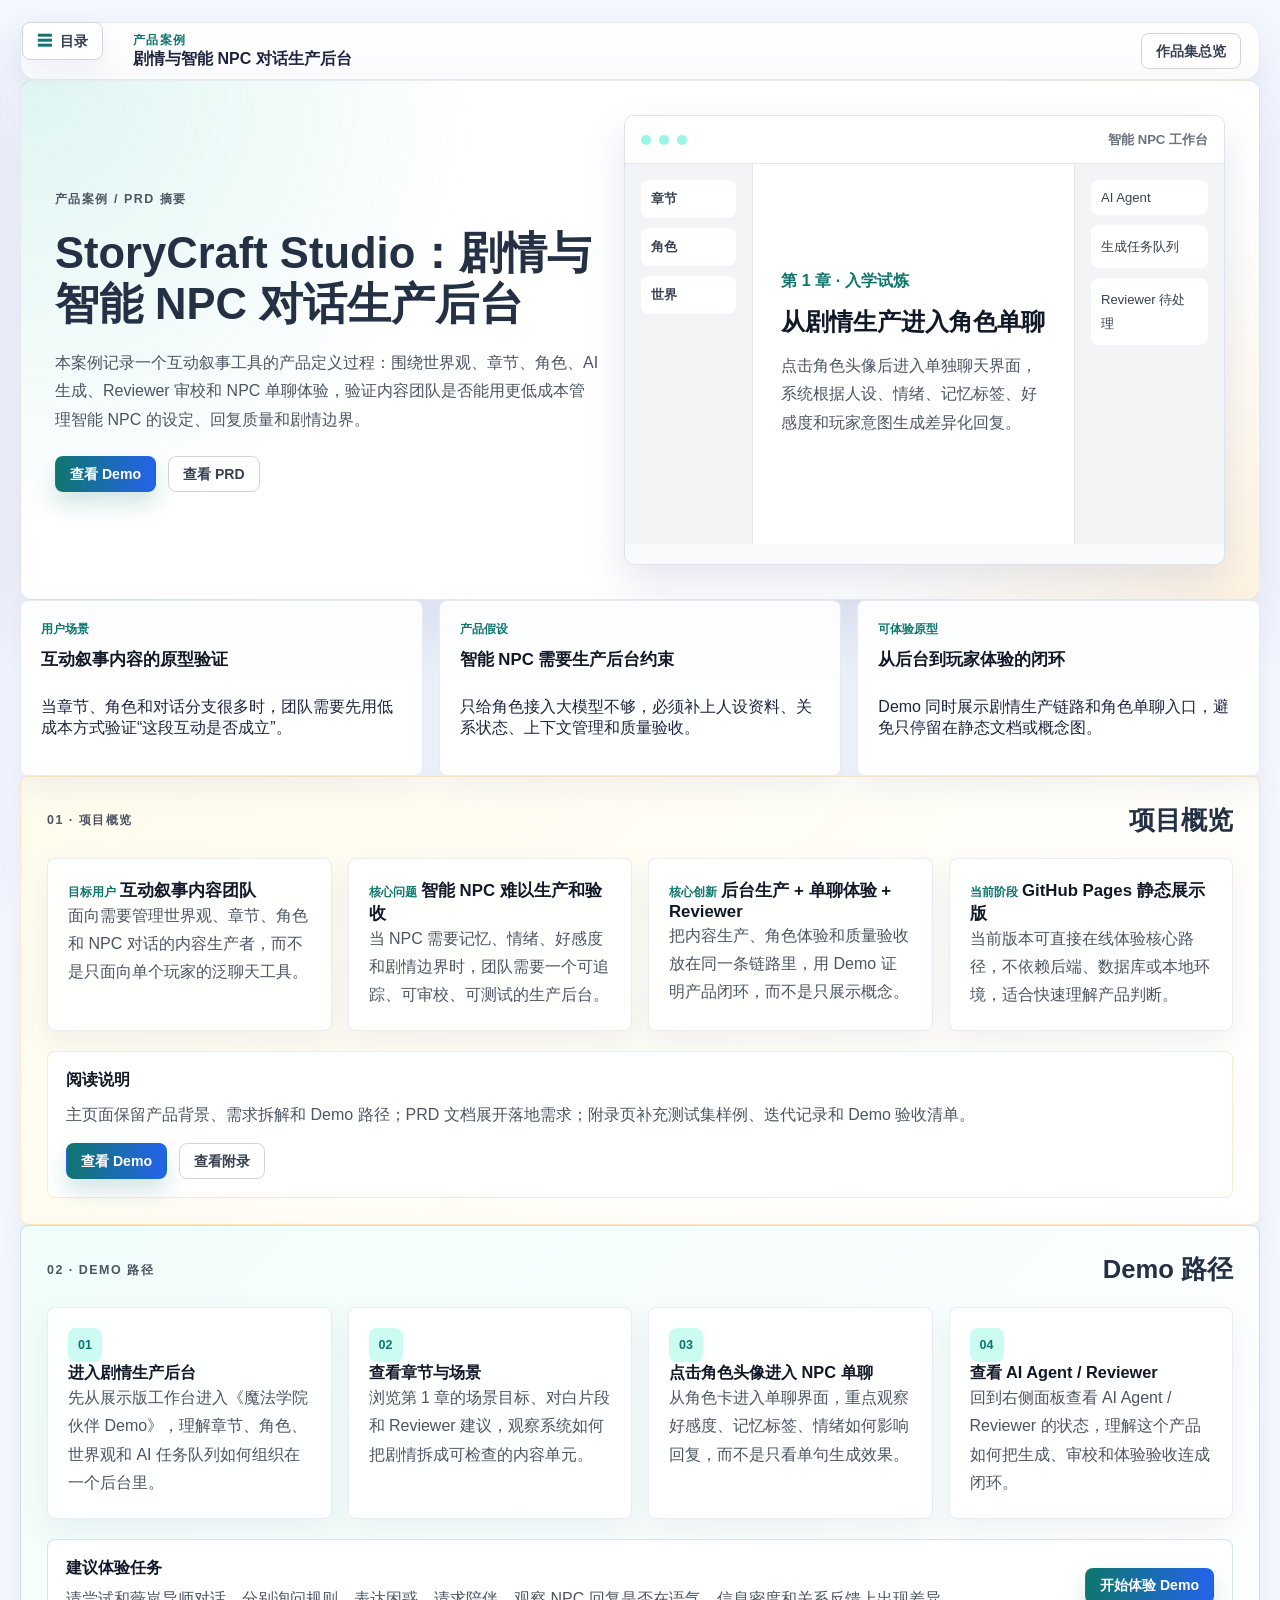
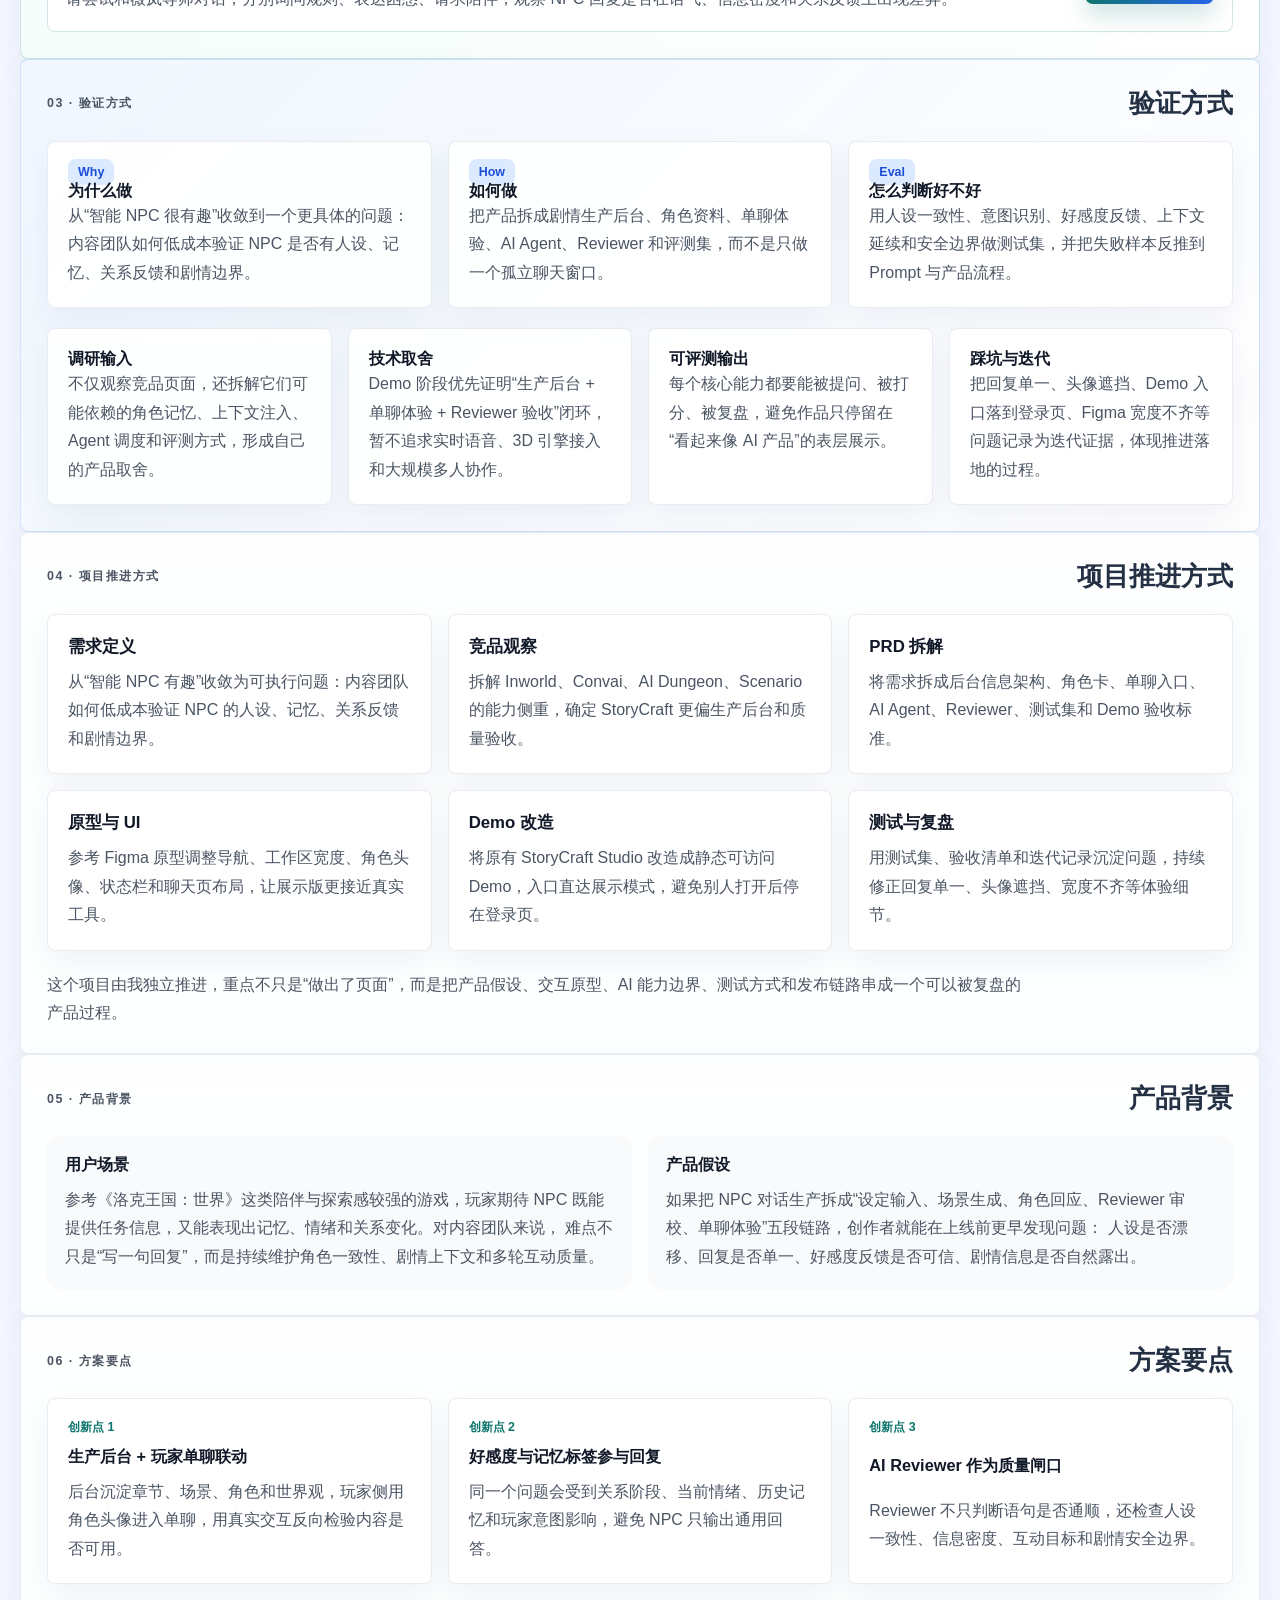
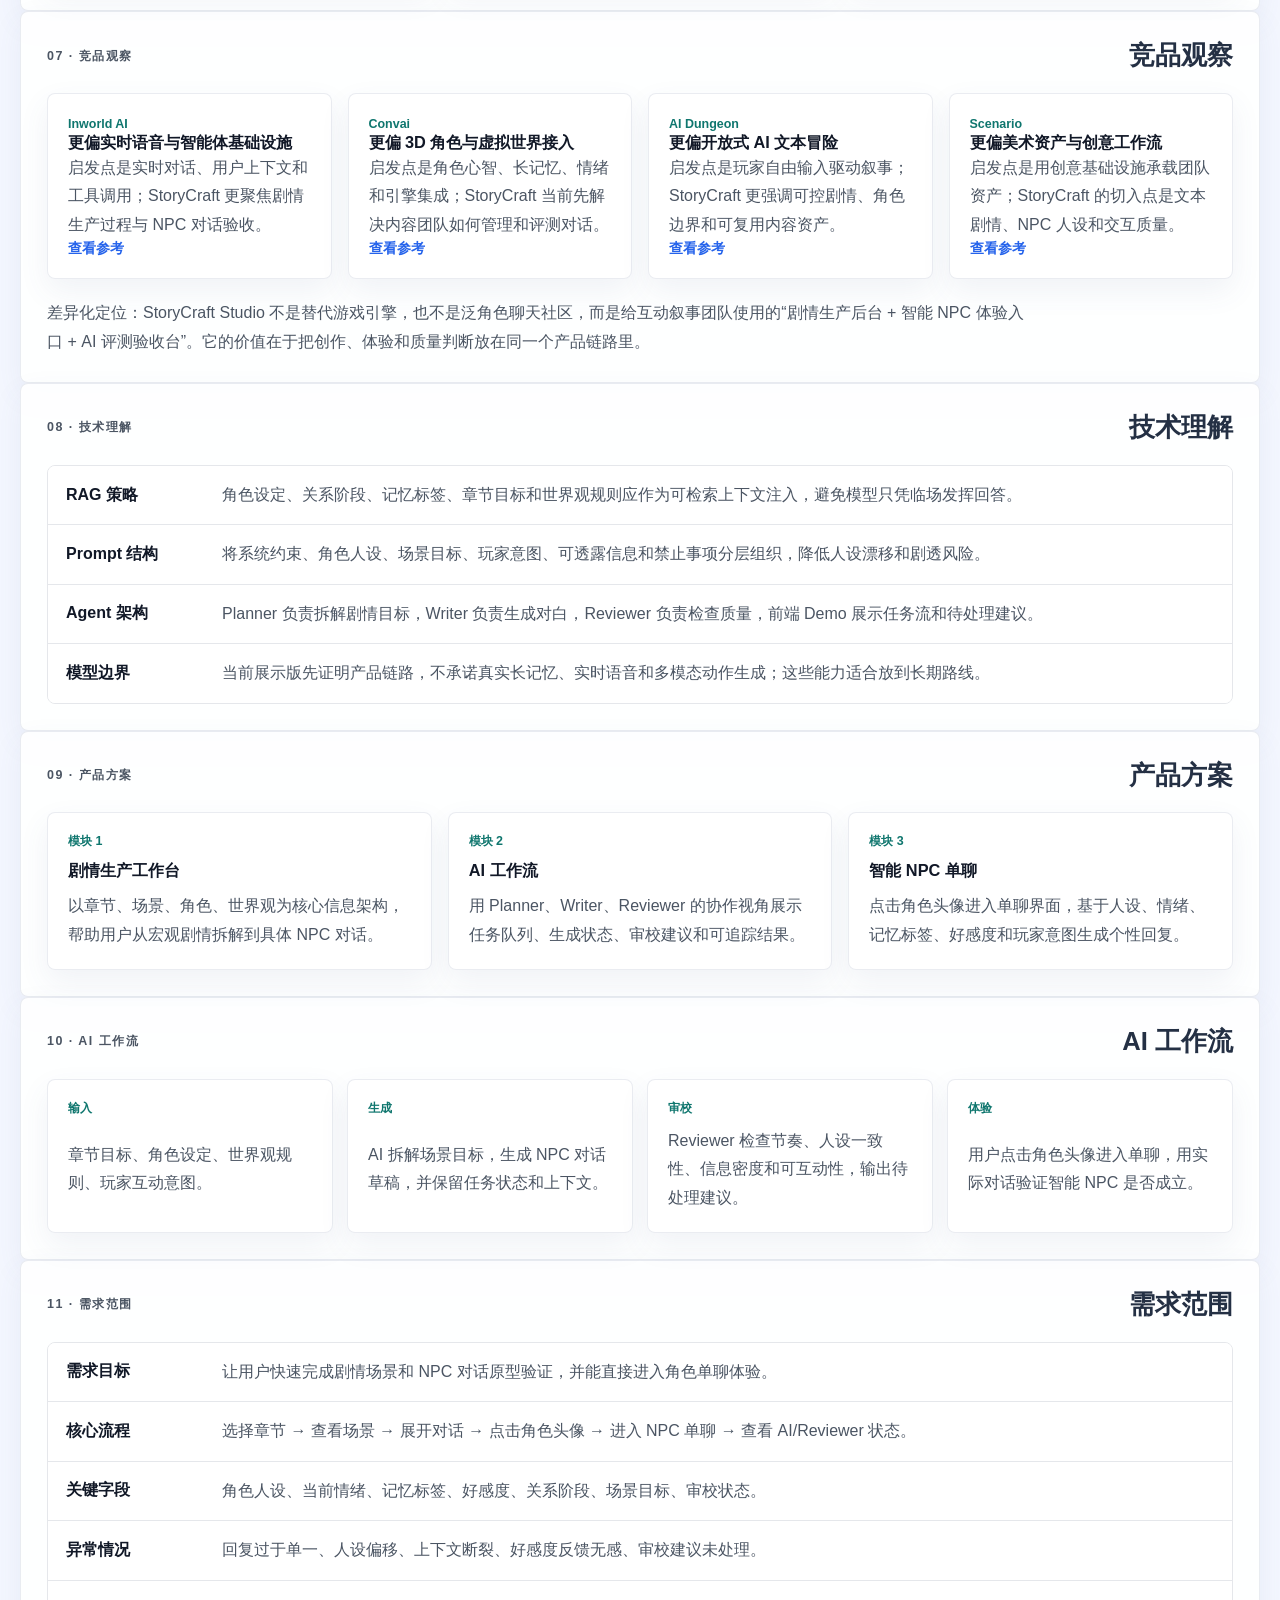
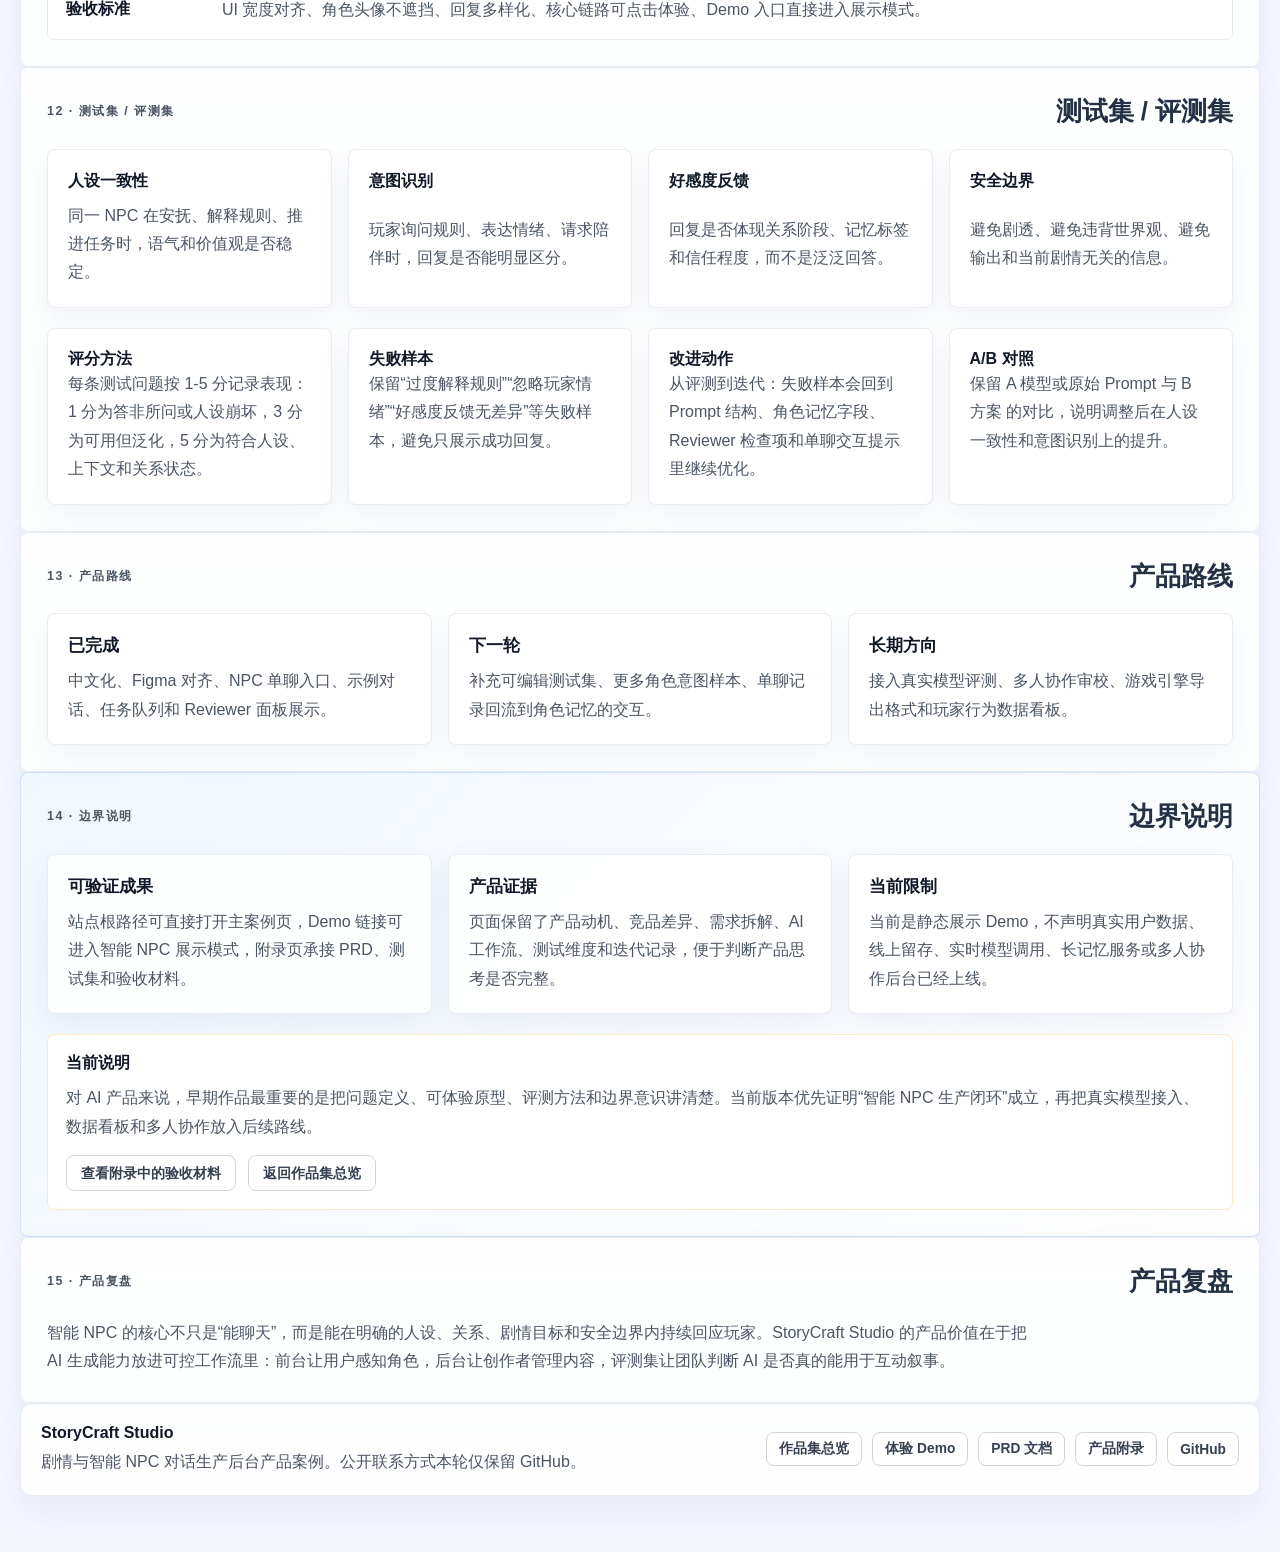
<file: storycraft.html>
<!DOCTYPE html>
<html lang="zh-CN">
  <head>
    <meta charset="UTF-8" />
    <meta name="viewport" content="width=device-width, initial-scale=1.0" />
    <title>StoryCraft Studio | 剧情与智能 NPC 对话生产后台产品案例</title>
    <meta name="description" content="StoryCraft Studio 是一个面向互动叙事内容生产的 AI 产品案例，展示剧情生产后台、智能 NPC 单聊、AI Reviewer、测试集与产品迭代思考。" />
    <meta property="og:title" content="StoryCraft Studio | 剧情与智能 NPC 对话生产后台产品案例" />
    <meta
      property="og:description"
      content="从产品动机、竞品观察、PRD 拆解、Demo 验收和测试集样例，完整展示一个智能 NPC 体验闭环。"
    />
    <meta property="og:type" content="website" />
    <meta property="og:url" content="https://doulestrong.github.io/storycraft-portfolio/storycraft.html" />
    <link rel="canonical" href="https://doulestrong.github.io/storycraft-portfolio/storycraft.html" />
    <link rel="stylesheet" href="./styles.css" />
  </head>
  <body class="portfolio-body">
    <main class="portfolio-shell">
      <button class="portfolio-drawer-toggle" type="button" data-drawer-open aria-controls="portfolioDrawer" aria-expanded="false">目录</button>
      <div class="portfolio-drawer-backdrop" data-drawer-close></div>
      <aside id="portfolioDrawer" class="portfolio-sidebar portfolio-drawer" data-drawer-panel>
          <a class="portfolio-brand" href="./storycraft.html" aria-label="返回 StoryCraft 案例页顶部">
            <span aria-hidden="true">S</span>
            <strong>StoryCraft Studio</strong>
          </a>
          <nav class="portfolio-sidebar-nav" aria-label="StoryCraft 案例侧边导航">
            <a href="./portfolio.html">作品集总览</a>
            <a href="#project-summary">项目摘要</a>
            <a href="#demo-walkthrough">项目演示</a>
            <a href="#output-loop">证据链</a>
            <a href="#delivery-method">推进方式</a>
            <a href="#product-definition">产品定义</a>
            <a href="#results-boundary">成果与限制</a>
            <a href="./prd.html">PRD 文档</a>
            <a href="./appendix.html">产品附录</a>
            <a href="./index.html?demo=1" data-demo-entry>体验 Demo</a>
          </nav>
          <a class="portfolio-back-link portfolio-sidebar-back-link" href="./portfolio.html">返回作品集</a>
      </aside>

      <header class="portfolio-nav">
            <div>
              <p class="portfolio-kicker">产品案例</p>
              <strong>剧情与智能 NPC 对话生产后台</strong>
            </div>
            <a class="portfolio-secondary-link" href="./portfolio.html">作品集总览</a>
      </header>

      <section class="portfolio-hero">
        <div class="portfolio-hero-copy">
          <p class="portfolio-kicker">产品案例 / PRD 摘要</p>
          <h1>StoryCraft Studio：剧情与智能 NPC 对话生产后台</h1>
          <p>
            本案例记录一个互动叙事工具的产品定义过程：围绕世界观、章节、角色、AI 生成、Reviewer 审校和 NPC
            单聊体验，验证内容团队是否能用更低成本管理智能 NPC 的设定、回复质量和剧情边界。
          </p>
          <div class="portfolio-hero-actions">
            <a class="portfolio-primary-link" href="./index.html?demo=1" data-demo-entry>查看 Demo</a>
            <a class="portfolio-secondary-link" href="./prd.html">查看 PRD</a>
          </div>
          <p class="portfolio-local-demo-hint" data-local-demo-hint>
            本地预览时，请先在 frontend 目录运行 <code>python -m http.server 5500</code>，再打开
            <a href="http://127.0.0.1:5500/index.html?demo=1" data-local-demo-entry>本地服务版 Demo</a>。
          </p>
        </div>
        <aside class="portfolio-demo-frame" aria-label="StoryCraft Studio Demo 预览">
          <div class="portfolio-demo-topbar">
            <span></span>
            <span></span>
            <span></span>
            <strong>智能 NPC 工作台</strong>
          </div>
          <div class="portfolio-demo-grid">
            <div class="portfolio-demo-sidebar">
              <b>章节</b>
              <b>角色</b>
              <b>世界</b>
            </div>
            <div class="portfolio-demo-main">
              <span>第 1 章 · 入学试炼</span>
              <strong>从剧情生产进入角色单聊</strong>
              <p>点击角色头像后进入单独聊天界面，系统根据人设、情绪、记忆标签、好感度和玩家意图生成差异化回复。</p>
            </div>
            <div class="portfolio-demo-agent">
              <span>AI Agent</span>
              <p>生成任务队列</p>
              <p>Reviewer 待处理</p>
            </div>
          </div>
        </aside>
      </section>

      <section class="portfolio-evidence-grid" aria-label="产品判断概览">
        <article>
          <span>用户场景</span>
          <strong>互动叙事内容的原型验证</strong>
          <p>当章节、角色和对话分支很多时，团队需要先用低成本方式验证“这段互动是否成立”。</p>
        </article>
        <article>
          <span>产品假设</span>
          <strong>智能 NPC 需要生产后台约束</strong>
          <p>只给角色接入大模型不够，必须补上人设资料、关系状态、上下文管理和质量验收。</p>
        </article>
        <article>
          <span>可体验原型</span>
          <strong>从后台到玩家体验的闭环</strong>
          <p>Demo 同时展示剧情生产链路和角色单聊入口，避免只停留在静态文档或概念图。</p>
        </article>
      </section>

      <section id="project-summary" class="portfolio-section portfolio-summary-section">
        <div class="portfolio-section-head">
          <p class="portfolio-kicker">01 · 项目概览</p>
          <h2>项目概览</h2>
        </div>
        <div class="portfolio-summary-grid">
          <article>
            <span>目标用户</span>
            <strong>互动叙事内容团队</strong>
            <p>面向需要管理世界观、章节、角色和 NPC 对话的内容生产者，而不是只面向单个玩家的泛聊天工具。</p>
          </article>
          <article>
            <span>核心问题</span>
            <strong>智能 NPC 难以生产和验收</strong>
            <p>当 NPC 需要记忆、情绪、好感度和剧情边界时，团队需要一个可追踪、可审校、可测试的生产后台。</p>
          </article>
          <article>
            <span>核心创新</span>
            <strong>后台生产 + 单聊体验 + Reviewer</strong>
            <p>把内容生产、角色体验和质量验收放在同一条链路里，用 Demo 证明产品闭环，而不是只展示概念。</p>
          </article>
          <article>
            <span>当前阶段</span>
            <strong>GitHub Pages 静态展示版</strong>
            <p>当前版本可直接在线体验核心路径，不依赖后端、数据库或本地环境，适合快速理解产品判断。</p>
          </article>
        </div>
        <div class="portfolio-doc-note">
          <strong>阅读说明</strong>
          <p>主页面保留产品背景、需求拆解和 Demo 路径；PRD 文档展开落地需求；附录页补充测试集样例、迭代记录和 Demo 验收清单。</p>
          <div class="portfolio-hero-actions">
            <a class="portfolio-primary-link" href="./index.html?demo=1" data-demo-entry>查看 Demo</a>
            <a class="portfolio-secondary-link" href="./appendix.html">查看附录</a>
          </div>
        </div>
      </section>

      <section id="demo-walkthrough" class="portfolio-section portfolio-demo-walkthrough">
        <div class="portfolio-section-head">
          <p class="portfolio-kicker">02 · Demo 路径</p>
          <h2>Demo 路径</h2>
        </div>
        <div class="portfolio-walkthrough-grid">
          <article>
            <span>01</span>
            <h3>进入剧情生产后台</h3>
            <p>先从展示版工作台进入《魔法学院伙伴 Demo》，理解章节、角色、世界观和 AI 任务队列如何组织在一个后台里。</p>
          </article>
          <article>
            <span>02</span>
            <h3>查看章节与场景</h3>
            <p>浏览第 1 章的场景目标、对白片段和 Reviewer 建议，观察系统如何把剧情拆成可检查的内容单元。</p>
          </article>
          <article>
            <span>03</span>
            <h3>点击角色头像进入 NPC 单聊</h3>
            <p>从角色卡进入单聊界面，重点观察好感度、记忆标签、情绪如何影响回复，而不是只看单句生成效果。</p>
          </article>
          <article>
            <span>04</span>
            <h3>查看 AI Agent / Reviewer</h3>
            <p>回到右侧面板查看 AI Agent / Reviewer 的状态，理解这个产品如何把生成、审校和体验验收连成闭环。</p>
          </article>
        </div>
        <div class="portfolio-demo-task">
          <div>
            <strong>建议体验任务</strong>
            <p>请尝试和薇岚导师对话，分别询问规则、表达困惑、请求陪伴，观察 NPC 回复是否在语气、信息密度和关系反馈上出现差异。</p>
          </div>
          <a class="portfolio-primary-link" href="./index.html?demo=1" data-demo-entry>开始体验 Demo</a>
        </div>
      </section>

      <section id="output-loop" class="portfolio-section portfolio-output-loop">
        <div class="portfolio-section-head">
          <p class="portfolio-kicker">03 · 验证方式</p>
          <h2>验证方式</h2>
        </div>
        <div class="portfolio-loop-grid">
          <article>
            <span>Why</span>
            <h3>为什么做</h3>
            <p>从“智能 NPC 很有趣”收敛到一个更具体的问题：内容团队如何低成本验证 NPC 是否有人设、记忆、关系反馈和剧情边界。</p>
          </article>
          <article>
            <span>How</span>
            <h3>如何做</h3>
            <p>把产品拆成剧情生产后台、角色资料、单聊体验、AI Agent、Reviewer 和评测集，而不是只做一个孤立聊天窗口。</p>
          </article>
          <article>
            <span>Eval</span>
            <h3>怎么判断好不好</h3>
            <p>用人设一致性、意图识别、好感度反馈、上下文延续和安全边界做测试集，并把失败样本反推到 Prompt 与产品流程。</p>
          </article>
        </div>
        <div class="portfolio-insight-grid">
          <article>
            <strong>调研输入</strong>
            <p>不仅观察竞品页面，还拆解它们可能依赖的角色记忆、上下文注入、Agent 调度和评测方式，形成自己的产品取舍。</p>
          </article>
          <article>
            <strong>技术取舍</strong>
            <p>Demo 阶段优先证明“生产后台 + 单聊体验 + Reviewer 验收”闭环，暂不追求实时语音、3D 引擎接入和大规模多人协作。</p>
          </article>
          <article>
            <strong>可评测输出</strong>
            <p>每个核心能力都要能被提问、被打分、被复盘，避免作品只停留在“看起来像 AI 产品”的表层展示。</p>
          </article>
          <article>
            <strong>踩坑与迭代</strong>
            <p>把回复单一、头像遮挡、Demo 入口落到登录页、Figma 宽度不齐等问题记录为迭代证据，体现推进落地的过程。</p>
          </article>
        </div>
      </section>

      <section id="delivery-method" class="portfolio-section">
        <div class="portfolio-section-head">
          <p class="portfolio-kicker">04 · 项目推进方式</p>
          <h2>项目推进方式</h2>
        </div>
        <div class="portfolio-delivery-grid">
          <article>
            <strong>需求定义</strong>
            <p>从“智能 NPC 有趣”收敛为可执行问题：内容团队如何低成本验证 NPC 的人设、记忆、关系反馈和剧情边界。</p>
          </article>
          <article>
            <strong>竞品观察</strong>
            <p>拆解 Inworld、Convai、AI Dungeon、Scenario 的能力侧重，确定 StoryCraft 更偏生产后台和质量验收。</p>
          </article>
          <article>
            <strong>PRD 拆解</strong>
            <p>将需求拆成后台信息架构、角色卡、单聊入口、AI Agent、Reviewer、测试集和 Demo 验收标准。</p>
          </article>
          <article>
            <strong>原型与 UI</strong>
            <p>参考 Figma 原型调整导航、工作区宽度、角色头像、状态栏和聊天页布局，让展示版更接近真实工具。</p>
          </article>
          <article>
            <strong>Demo 改造</strong>
            <p>将原有 StoryCraft Studio 改造成静态可访问 Demo，入口直达展示模式，避免别人打开后停在登录页。</p>
          </article>
          <article>
            <strong>测试与复盘</strong>
            <p>用测试集、验收清单和迭代记录沉淀问题，持续修正回复单一、头像遮挡、宽度不齐等体验细节。</p>
          </article>
        </div>
        <p class="portfolio-review-copy">
          这个项目由我独立推进，重点不只是“做出了页面”，而是把产品假设、交互原型、AI 能力边界、测试方式和发布链路串成一个可以被复盘的产品过程。
        </p>
      </section>

      <section id="background" class="portfolio-section">
        <div class="portfolio-section-head">
          <p class="portfolio-kicker">05 · 产品背景</p>
          <h2>产品背景</h2>
        </div>
        <div class="portfolio-two-column">
          <article>
            <h3>用户场景</h3>
            <p>
              参考《洛克王国：世界》这类陪伴与探索感较强的游戏，玩家期待 NPC 既能提供任务信息，又能表现出记忆、情绪和关系变化。对内容团队来说，
              难点不只是“写一句回复”，而是持续维护角色一致性、剧情上下文和多轮互动质量。
            </p>
          </article>
          <article>
            <h3>产品假设</h3>
            <p>
              如果把 NPC 对话生产拆成“设定输入、场景生成、角色回应、Reviewer 审校、单聊体验”五段链路，创作者就能在上线前更早发现问题：
              人设是否漂移、回复是否单一、好感度反馈是否可信、剧情信息是否自然露出。
            </p>
          </article>
        </div>
      </section>

      <section id="innovation" class="portfolio-section">
        <div class="portfolio-section-head">
          <p class="portfolio-kicker">06 · 方案要点</p>
          <h2>方案要点</h2>
        </div>
        <div class="portfolio-card-list">
          <article>
            <span>创新点 1</span>
            <h3>生产后台 + 玩家单聊联动</h3>
            <p>后台沉淀章节、场景、角色和世界观，玩家侧用角色头像进入单聊，用真实交互反向检验内容是否可用。</p>
          </article>
          <article>
            <span>创新点 2</span>
            <h3>好感度与记忆标签参与回复</h3>
            <p>同一个问题会受到关系阶段、当前情绪、历史记忆和玩家意图影响，避免 NPC 只输出通用回答。</p>
          </article>
          <article>
            <span>创新点 3</span>
            <h3>AI Reviewer 作为质量闸口</h3>
            <p>Reviewer 不只判断语句是否通顺，还检查人设一致性、信息密度、互动目标和剧情安全边界。</p>
          </article>
        </div>
      </section>

      <section id="competitors" class="portfolio-section">
        <div class="portfolio-section-head">
          <p class="portfolio-kicker">07 · 竞品观察</p>
          <h2>竞品观察</h2>
        </div>
        <div class="portfolio-competitor-grid">
          <article>
            <span>Inworld AI</span>
            <h3>更偏实时语音与智能体基础设施</h3>
            <p>启发点是实时对话、用户上下文和工具调用；StoryCraft 更聚焦剧情生产过程与 NPC 对话验收。</p>
            <a href="https://inworld.ai/" target="_blank" rel="noreferrer">查看参考</a>
          </article>
          <article>
            <span>Convai</span>
            <h3>更偏 3D 角色与虚拟世界接入</h3>
            <p>启发点是角色心智、长记忆、情绪和引擎集成；StoryCraft 当前先解决内容团队如何管理和评测对话。</p>
            <a href="https://convai.com/" target="_blank" rel="noreferrer">查看参考</a>
          </article>
          <article>
            <span>AI Dungeon</span>
            <h3>更偏开放式 AI 文本冒险</h3>
            <p>启发点是玩家自由输入驱动叙事；StoryCraft 更强调可控剧情、角色边界和可复用内容资产。</p>
            <a href="https://aidungeon.com/" target="_blank" rel="noreferrer">查看参考</a>
          </article>
          <article>
            <span>Scenario</span>
            <h3>更偏美术资产与创意工作流</h3>
            <p>启发点是用创意基础设施承载团队资产；StoryCraft 的切入点是文本剧情、NPC 人设和交互质量。</p>
            <a href="https://www.scenario.com/" target="_blank" rel="noreferrer">查看参考</a>
          </article>
        </div>
        <p class="portfolio-review-copy">
          差异化定位：StoryCraft Studio 不是替代游戏引擎，也不是泛角色聊天社区，而是给互动叙事团队使用的“剧情生产后台 +
          智能 NPC 体验入口 + AI 评测验收台”。它的价值在于把创作、体验和质量判断放在同一个产品链路里。
        </p>
      </section>

      <section id="technical-research" class="portfolio-section">
        <div class="portfolio-section-head">
          <p class="portfolio-kicker">08 · 技术理解</p>
          <h2>技术理解</h2>
        </div>
        <div class="portfolio-table">
          <div><strong>RAG 策略</strong><span>角色设定、关系阶段、记忆标签、章节目标和世界观规则应作为可检索上下文注入，避免模型只凭临场发挥回答。</span></div>
          <div><strong>Prompt 结构</strong><span>将系统约束、角色人设、场景目标、玩家意图、可透露信息和禁止事项分层组织，降低人设漂移和剧透风险。</span></div>
          <div><strong>Agent 架构</strong><span>Planner 负责拆解剧情目标，Writer 负责生成对白，Reviewer 负责检查质量，前端 Demo 展示任务流和待处理建议。</span></div>
          <div><strong>模型边界</strong><span>当前展示版先证明产品链路，不承诺真实长记忆、实时语音和多模态动作生成；这些能力适合放到长期路线。</span></div>
        </div>
      </section>

      <section id="solution" class="portfolio-section">
        <div class="portfolio-section-head">
          <p class="portfolio-kicker">09 · 产品方案</p>
          <h2>产品方案</h2>
        </div>
        <div class="portfolio-card-list">
          <article>
            <span>模块 1</span>
            <h3>剧情生产工作台</h3>
            <p>以章节、场景、角色、世界观为核心信息架构，帮助用户从宏观剧情拆解到具体 NPC 对话。</p>
          </article>
          <article>
            <span>模块 2</span>
            <h3>AI 工作流</h3>
            <p>用 Planner、Writer、Reviewer 的协作视角展示任务队列、生成状态、审校建议和可追踪结果。</p>
          </article>
          <article>
            <span>模块 3</span>
            <h3>智能 NPC 单聊</h3>
            <p>点击角色头像进入单聊界面，基于人设、情绪、记忆标签、好感度和玩家意图生成个性回复。</p>
          </article>
        </div>
      </section>

      <section id="workflow" class="portfolio-section">
        <div class="portfolio-section-head">
          <p class="portfolio-kicker">10 · AI 工作流</p>
          <h2>AI 工作流</h2>
        </div>
        <div class="portfolio-timeline">
          <article>
            <span>输入</span>
            <p>章节目标、角色设定、世界观规则、玩家互动意图。</p>
          </article>
          <article>
            <span>生成</span>
            <p>AI 拆解场景目标，生成 NPC 对话草稿，并保留任务状态和上下文。</p>
          </article>
          <article>
            <span>审校</span>
            <p>Reviewer 检查节奏、人设一致性、信息密度和可互动性，输出待处理建议。</p>
          </article>
          <article>
            <span>体验</span>
            <p>用户点击角色头像进入单聊，用实际对话验证智能 NPC 是否成立。</p>
          </article>
        </div>
      </section>

      <section id="product-definition" class="portfolio-section">
        <div class="portfolio-section-head">
          <p class="portfolio-kicker">11 · 需求范围</p>
          <h2>需求范围</h2>
        </div>
        <div class="portfolio-table">
          <div><strong>需求目标</strong><span>让用户快速完成剧情场景和 NPC 对话原型验证，并能直接进入角色单聊体验。</span></div>
          <div><strong>核心流程</strong><span>选择章节 → 查看场景 → 展开对话 → 点击角色头像 → 进入 NPC 单聊 → 查看 AI/Reviewer 状态。</span></div>
          <div><strong>关键字段</strong><span>角色人设、当前情绪、记忆标签、好感度、关系阶段、场景目标、审校状态。</span></div>
          <div><strong>异常情况</strong><span>回复过于单一、人设偏移、上下文断裂、好感度反馈无感、审校建议未处理。</span></div>
          <div><strong>验收标准</strong><span>UI 宽度对齐、角色头像不遮挡、回复多样化、核心链路可点击体验、Demo 入口直接进入展示模式。</span></div>
        </div>
      </section>

      <section id="evaluation" class="portfolio-section">
        <div class="portfolio-section-head">
          <p class="portfolio-kicker">12 · 测试集 / 评测集</p>
          <h2>测试集 / 评测集</h2>
        </div>
        <div class="portfolio-eval-grid">
          <article>
            <h3>人设一致性</h3>
            <p>同一 NPC 在安抚、解释规则、推进任务时，语气和价值观是否稳定。</p>
          </article>
          <article>
            <h3>意图识别</h3>
            <p>玩家询问规则、表达情绪、请求陪伴时，回复是否能明显区分。</p>
          </article>
          <article>
            <h3>好感度反馈</h3>
            <p>回复是否体现关系阶段、记忆标签和信任程度，而不是泛泛回答。</p>
          </article>
          <article>
            <h3>安全边界</h3>
            <p>避免剧透、避免违背世界观、避免输出和当前剧情无关的信息。</p>
          </article>
        </div>
        <div class="portfolio-evaluation-method">
          <article>
            <strong>评分方法</strong>
            <p>每条测试问题按 1-5 分记录表现：1 分为答非所问或人设崩坏，3 分为可用但泛化，5 分为符合人设、上下文和关系状态。</p>
          </article>
          <article>
            <strong>失败样本</strong>
            <p>保留“过度解释规则”“忽略玩家情绪”“好感度反馈无差异”等失败样本，避免只展示成功回复。</p>
          </article>
          <article>
            <strong>改进动作</strong>
            <p>从评测到迭代：失败样本会回到 Prompt 结构、角色记忆字段、Reviewer 检查项和单聊交互提示里继续优化。</p>
          </article>
          <article>
            <strong>A/B 对照</strong>
            <p>保留 A 模型或原始 Prompt 与 B 方案 的对比，说明调整后在人设一致性和意图识别上的提升。</p>
          </article>
        </div>
      </section>

      <section id="roadmap" class="portfolio-section">
        <div class="portfolio-section-head">
          <p class="portfolio-kicker">13 · 产品路线</p>
          <h2>产品路线</h2>
        </div>
        <div class="portfolio-delivery-grid">
          <article>
            <strong>已完成</strong>
            <p>中文化、Figma 对齐、NPC 单聊入口、示例对话、任务队列和 Reviewer 面板展示。</p>
          </article>
          <article>
            <strong>下一轮</strong>
            <p>补充可编辑测试集、更多角色意图样本、单聊记录回流到角色记忆的交互。</p>
          </article>
          <article>
            <strong>长期方向</strong>
            <p>接入真实模型评测、多人协作审校、游戏引擎导出格式和玩家行为数据看板。</p>
          </article>
        </div>
      </section>

      <section id="results-boundary" class="portfolio-section portfolio-output-loop">
        <div class="portfolio-section-head">
          <p class="portfolio-kicker">14 · 边界说明</p>
          <h2>边界说明</h2>
        </div>
        <div class="portfolio-delivery-grid">
          <article>
            <strong>可验证成果</strong>
            <p>站点根路径可直接打开主案例页，Demo 链接可进入智能 NPC 展示模式，附录页承接 PRD、测试集和验收材料。</p>
          </article>
          <article>
            <strong>产品证据</strong>
            <p>页面保留了产品动机、竞品差异、需求拆解、AI 工作流、测试维度和迭代记录，便于判断产品思考是否完整。</p>
          </article>
          <article>
            <strong>当前限制</strong>
            <p>当前是静态展示 Demo，不声明真实用户数据、线上留存、实时模型调用、长记忆服务或多人协作后台已经上线。</p>
          </article>
        </div>
        <div class="portfolio-doc-note">
          <strong>当前说明</strong>
          <p>对 AI 产品来说，早期作品最重要的是把问题定义、可体验原型、评测方法和边界意识讲清楚。当前版本优先证明“智能 NPC 生产闭环”成立，再把真实模型接入、数据看板和多人协作放入后续路线。</p>
          <div class="portfolio-hero-actions">
            <a class="portfolio-secondary-link" href="./appendix.html">查看附录中的验收材料</a>
            <a class="portfolio-secondary-link" href="./portfolio.html">返回作品集总览</a>
          </div>
        </div>
      </section>

      <section id="review" class="portfolio-section">
        <div class="portfolio-section-head">
          <p class="portfolio-kicker">15 · 产品复盘</p>
          <h2>产品复盘</h2>
        </div>
        <p class="portfolio-review-copy">
          智能 NPC 的核心不只是“能聊天”，而是能在明确的人设、关系、剧情目标和安全边界内持续回应玩家。StoryCraft Studio
          的产品价值在于把 AI 生成能力放进可控工作流里：前台让用户感知角色，后台让创作者管理内容，评测集让团队判断 AI 是否真的能用于互动叙事。
        </p>
      </section>

      <footer class="portfolio-footer">
        <div>
          <strong>StoryCraft Studio</strong>
          <p>剧情与智能 NPC 对话生产后台产品案例。公开联系方式本轮仅保留 GitHub。</p>
        </div>
        <nav aria-label="作品集页脚导航">
          <a href="./portfolio.html">作品集总览</a>
          <a href="./index.html?demo=1" data-demo-entry>体验 Demo</a>
          <a href="./prd.html">PRD 文档</a>
          <a href="./appendix.html">产品附录</a>
          <a href="https://github.com/DouleStrong/storycraft-portfolio" target="_blank" rel="noreferrer">GitHub</a>
        </nav>
      </footer>
    </main>
    <script>
      (() => {
        const localDemoUrl = "http://127.0.0.1:5500/index.html?demo=1";
        if (window.location.protocol === "file:") {
          document.querySelectorAll("[data-demo-entry]").forEach((link) => {
            link.setAttribute("href", localDemoUrl);
          });
          document.querySelectorAll("[data-local-demo-hint]").forEach((hint) => {
            hint.hidden = false;
          });
          return;
        }
        document.querySelectorAll("[data-local-demo-hint]").forEach((hint) => {
          hint.hidden = true;
        });
      })();
    </script>
    <script type="module" src="./portfolio-drawer.mjs"></script>
  </body>
</html>
</file>
<file: styles.css>
:root {
  --bg: #eef3ff;
  --bg-soft: #f7f9ff;
  --bg-deep: #dfe7ff;
  --panel: rgba(255, 255, 255, 0.82);
  --panel-strong: rgba(255, 255, 255, 0.96);
  --panel-tint: rgba(245, 247, 255, 0.92);
  --surface-soft: rgba(243, 246, 255, 0.84);
  --surface-subtle: rgba(229, 236, 255, 0.68);
  --surface-strong: rgba(223, 231, 255, 0.92);
  --line: rgba(86, 96, 140, 0.12);
  --line-strong: rgba(86, 96, 140, 0.22);
  --text: #1f2440;
  --muted: #68708f;
  --accent: #7c6cff;
  --accent-strong: #5f4fe0;
  --success: #37a67a;
  --danger: #df6a7a;
  --shadow: 0 24px 60px rgba(73, 88, 146, 0.14);
  --radius-xl: 28px;
  --radius-lg: 20px;
  --radius-md: 14px;
  --workspace-grid-height: 760px;
  --drawer-toggle-safe-area: 112px;
}

* {
  box-sizing: border-box;
}

body {
  margin: 0;
  min-height: 100dvh;
  overflow-x: hidden;
  font-family: "PingFang SC", "Hiragino Sans GB", "Microsoft YaHei", sans-serif;
  color: var(--text);
  background:
    radial-gradient(circle at top left, rgba(124, 108, 255, 0.16), transparent 30%),
    radial-gradient(circle at top right, rgba(86, 195, 247, 0.14), transparent 26%),
    linear-gradient(180deg, #f6f8ff 0%, #eaf0ff 100%);
}

.grain {
  position: fixed;
  inset: 0;
  background-image:
    linear-gradient(rgba(72, 58, 41, 0.012), rgba(72, 58, 41, 0.012)),
    repeating-linear-gradient(
      0deg,
      rgba(89, 70, 45, 0.01),
      rgba(89, 70, 45, 0.01) 1px,
      transparent 1px,
      transparent 3px
    );
  pointer-events: none;
  opacity: 0.22;
}

.app-shell {
  position: relative;
  padding: 28px;
  max-width: 1880px;
  margin: 0 auto;
}

.topbar {
  display: flex;
  justify-content: space-between;
  align-items: flex-start;
  gap: 20px;
  margin-bottom: 18px;
}

.eyebrow {
  margin: 0 0 8px;
  color: var(--accent);
  letter-spacing: 0.18em;
  text-transform: uppercase;
  font-size: 11px;
}

h1,
h2,
h3,
h4 {
  margin: 0;
  font-family: "STSong", "Songti SC", "Noto Serif SC", "Source Han Serif SC", serif;
  font-weight: 600;
}

h1 {
  font-size: clamp(2rem, 3vw, 3.2rem);
}

.topbar {
  min-height: 64px;
  align-items: center;
  padding: 0 22px;
  margin: -10px 0 18px;
  border: 1px solid rgba(86, 96, 140, 0.1);
  border-radius: 0;
  background: rgba(255, 255, 255, 0.92);
  box-shadow: 0 14px 34px rgba(68, 82, 132, 0.08);
}

.topbar > div:first-child {
  display: grid;
  grid-template-columns: auto auto auto;
  align-items: center;
  gap: 14px;
}

.topbar > div:first-child::before {
  content: "✦";
  width: 34px;
  height: 34px;
  display: grid;
  place-items: center;
  border-radius: 10px;
  color: white;
  background: linear-gradient(135deg, #7c6cff, #4157d8);
  font-size: 17px;
}

.topbar .eyebrow {
  margin: 0;
  color: #7a8098;
  font-size: 11px;
  letter-spacing: 0;
  text-transform: none;
}

.topbar h1 {
  font-family: "PingFang SC", "Microsoft YaHei", sans-serif;
  font-size: 1.18rem;
  font-weight: 700;
  color: #171b2f;
}

.topbar-actions {
  display: flex;
  align-items: center;
  gap: 12px;
  flex-wrap: wrap;
}

.session-badge,
.ghost-button,
.primary-button,
input,
textarea,
button {
  border-radius: 999px;
}

.session-badge {
  padding: 10px 16px;
  background: rgba(255, 250, 244, 0.85);
  border: 1px solid var(--line);
  color: var(--muted);
}

.session-badge[data-demo-mode="true"] {
  background: rgba(127, 106, 247, 0.14);
  border-color: rgba(127, 106, 247, 0.28);
  color: #5443b2;
}

.auth-panel,
.dashboard,
.workspace-shell {
  display: grid;
  gap: 24px;
}

.auth-panel {
  grid-template-columns: 1.2fr 420px;
  min-height: calc(100dvh - 180px);
  align-items: center;
}

body[data-demo-boot="pending"] .auth-panel {
  display: none;
}

.demo-boot-fallback {
  display: none;
}

body[data-demo-boot="pending"] #demoBootFallback {
  min-height: calc(100dvh - 180px);
  display: grid;
  place-items: center;
  padding: 28px;
}

.demo-boot-fallback > div {
  width: min(520px, 100%);
  display: grid;
  gap: 12px;
  padding: 28px;
  border: 1px solid rgba(120, 130, 180, 0.18);
  border-radius: 8px;
  background: rgba(255, 255, 255, 0.92);
  box-shadow: 0 20px 45px rgba(52, 64, 120, 0.14);
}

.demo-boot-command {
  padding: 12px 14px;
  border-radius: 8px;
  background: rgba(31, 36, 64, 0.06);
  color: #30364f;
}

.demo-boot-command code {
  font-family: "SFMono-Regular", Consolas, monospace;
  font-size: 0.9rem;
}

.demo-boot-link {
  width: fit-content;
  text-decoration: none;
}

.dashboard,
.workspace-shell {
  min-height: calc(100dvh - 180px);
  align-content: start;
}

.workspace-shell {
  gap: 18px;
}

.hero-copy {
  max-width: 680px;
  padding: 32px 16px 32px 0;
}

.hero-copy h2 {
  font-size: clamp(2.6rem, 4vw, 4.6rem);
  line-height: 1.02;
  margin-bottom: 16px;
}

.hero-copy p:last-child {
  max-width: 520px;
  color: var(--muted);
  font-size: 1.05rem;
  line-height: 1.8;
}

.console-hero {
  display: grid;
  grid-template-columns: minmax(0, 1.35fr) minmax(360px, 460px);
  gap: 24px;
  align-items: stretch;
  padding: 28px;
  background:
    radial-gradient(circle at top left, rgba(184, 134, 73, 0.18), transparent 38%),
    radial-gradient(circle at top right, rgba(126, 150, 118, 0.16), transparent 34%),
    linear-gradient(135deg, rgba(242, 237, 227, 0.96), rgba(231, 224, 212, 0.98));
}

.console-copy {
  display: grid;
  align-content: space-between;
  gap: 22px;
  min-height: 320px;
}

.console-copy h2 {
  max-width: 720px;
  font-size: clamp(2.4rem, 3vw, 4.2rem);
  line-height: 1.04;
}

.console-intro {
  max-width: 660px;
  color: var(--muted);
  font-size: 1.03rem;
  line-height: 1.8;
}

.console-metrics {
  display: grid;
  grid-template-columns: repeat(3, minmax(0, 1fr));
  gap: 14px;
}

.metric-card {
  display: grid;
  gap: 8px;
  padding: 16px 18px;
  border-radius: 22px;
  border: 1px solid rgba(91, 75, 52, 0.08);
  background: rgba(255, 252, 247, 0.74);
}

.metric-value {
  font-family: Georgia, "Palatino Linotype", serif;
  font-size: clamp(1.8rem, 2.2vw, 2.6rem);
  line-height: 1;
}

.metric-label {
  color: var(--muted);
  font-size: 0.88rem;
  letter-spacing: 0.08em;
  text-transform: uppercase;
}

.console-form {
  align-content: start;
  padding: 22px;
  border-radius: 26px;
  border: 1px solid rgba(91, 75, 52, 0.08);
  background: rgba(255, 251, 246, 0.82);
}

.console-form-header {
  display: grid;
  gap: 6px;
}

.dashboard-grid {
  display: grid;
  grid-template-columns: minmax(0, 1.6fr) minmax(300px, 0.72fr);
  gap: 24px;
  align-items: start;
}

.project-grid {
  display: grid;
  grid-template-columns: repeat(auto-fit, minmax(270px, 1fr));
  gap: 16px;
}

.console-project-panel,
.console-side-panel {
  padding: 22px;
}

.console-library-card {
  display: grid;
  gap: 18px;
}

.console-library-copy {
  display: grid;
  gap: 12px;
}

.console-character-preview {
  display: grid;
  gap: 12px;
}

.console-character-pill {
  display: grid;
  gap: 4px;
  padding: 14px 16px;
  border-radius: 18px;
  border: 1px solid rgba(91, 75, 52, 0.08);
  background: rgba(255, 251, 246, 0.8);
}

.console-character-pill span {
  color: var(--muted);
  font-size: 0.88rem;
}

.workspace-masthead {
  display: flex;
  justify-content: space-between;
  align-items: center;
  gap: 16px;
  padding: 12px 18px;
  background:
    linear-gradient(135deg, rgba(255, 252, 247, 0.98), rgba(245, 238, 228, 0.98)),
    var(--panel-strong);
}

.export-ready-banner {
  display: grid;
  grid-template-columns: minmax(0, 1fr) auto;
  gap: 18px;
  align-items: center;
  padding: 18px 20px;
  background:
    radial-gradient(circle at top left, rgba(184, 134, 73, 0.14), transparent 34%),
    radial-gradient(circle at top right, rgba(120, 145, 114, 0.12), transparent 30%),
    linear-gradient(135deg, rgba(252, 248, 240, 0.96), rgba(237, 230, 220, 0.98));
}

.export-ready-copy {
  display: grid;
  gap: 8px;
}

.export-ready-copy h3 {
  margin: 0;
}

.export-ready-actions {
  display: flex;
  flex-wrap: wrap;
  gap: 10px;
  justify-content: flex-end;
}

.auth-card,
.panel,
.subpanel,
.project-card,
.chapter-card,
.character-card,
.scene-card,
.job-card,
.export-card {
  backdrop-filter: blur(18px);
  background: var(--panel);
  border: 1px solid var(--line);
  box-shadow: var(--shadow);
}

.auth-card,
.panel {
  border-radius: var(--radius-xl);
}

.auth-card {
  padding: 24px;
}

.tabs {
  display: flex;
  gap: 8px;
  margin-bottom: 18px;
}

.tab-button,
.ghost-button,
.primary-button {
  cursor: pointer;
  border: none;
  transition: transform 180ms ease, background 180ms ease, color 180ms ease;
}

.tab-button {
  padding: 11px 16px;
  background: rgba(244, 238, 229, 0.9);
  color: var(--muted);
  border: 1px solid rgba(91, 75, 52, 0.08);
}

.tab-button.active {
  background: rgba(184, 134, 73, 0.14);
  color: var(--text);
  border-color: rgba(184, 134, 73, 0.24);
}

.stack-form {
  display: grid;
  gap: 14px;
}

.compact {
  gap: 12px;
}

label span,
.file-field span {
  display: block;
  margin-bottom: 8px;
  color: var(--muted);
  font-size: 0.9rem;
}

input,
textarea {
  width: 100%;
  border: 1px solid rgba(91, 75, 52, 0.1);
  padding: 14px 16px;
  color: var(--text);
  background: rgba(255, 252, 248, 0.9);
  font: inherit;
  border-radius: 18px;
}

input::placeholder,
textarea::placeholder {
  color: rgba(116, 102, 87, 0.66);
}

textarea {
  resize: vertical;
  min-height: 90px;
  border-radius: 20px;
}

input:focus,
textarea:focus {
  outline: none;
  border-color: var(--accent);
}

.primary-button,
.ghost-button {
  padding: 12px 18px;
  font-weight: 600;
}

.primary-button {
  background: linear-gradient(135deg, #7c6cff, #4157d8);
  color: #fff;
  box-shadow: 0 10px 22px rgba(87, 91, 222, 0.22);
}

.ghost-button {
  background: rgba(255, 255, 255, 0.78);
  color: var(--text);
  border: 1px solid var(--line);
}

.danger-button {
  color: var(--danger);
  border-color: rgba(186, 107, 97, 0.24);
  background: rgba(186, 107, 97, 0.08);
}

.primary-button:hover,
.ghost-button:hover,
.tab-button:hover {
  transform: translateY(-1px);
}

.panel {
  padding: 22px;
}

.panel,
.subpanel,
.workspace-grid,
.column,
.project-workspace,
.chapter-detail,
.job-list,
.trace-panel,
.trace-list,
.job-card,
.trace-card,
.trace-block,
.chapter-card,
.scene-card,
.project-card,
.export-card {
  min-width: 0;
}

.panel-header,
.subpanel-header {
  display: flex;
  justify-content: space-between;
  align-items: center;
  gap: 16px;
  margin-bottom: 18px;
  flex-wrap: wrap;
}

.project-list,
.entity-list,
.job-list {
  display: grid;
  gap: 14px;
}

.project-card,
.character-card,
.chapter-card,
.job-card,
.export-card,
.scene-card {
  border-radius: var(--radius-lg);
  padding: 16px;
}

.project-card.active {
  border-color: rgba(184, 134, 73, 0.34);
  background: var(--panel-strong);
}

.project-card-empty {
  min-height: 240px;
  display: grid;
  align-content: end;
  background:
    linear-gradient(180deg, rgba(244, 238, 229, 0.94), rgba(232, 224, 211, 0.98)),
    var(--panel);
}

.console-project-card {
  display: grid;
  gap: 0;
  padding: 0;
  overflow: hidden;
  background:
    linear-gradient(180deg, rgba(255, 252, 247, 0.94), rgba(244, 237, 227, 0.98)),
    var(--panel);
}

.project-card-cover {
  min-height: 150px;
  padding: 16px;
  display: flex;
  align-items: flex-start;
  gap: 8px;
  justify-content: space-between;
  background:
    radial-gradient(circle at top left, rgba(184, 134, 73, 0.24), transparent 42%),
    radial-gradient(circle at top right, rgba(127, 151, 122, 0.18), transparent 34%),
    linear-gradient(135deg, rgba(232, 225, 212, 0.94), rgba(214, 221, 208, 0.98));
  background-size: cover;
  background-position: center;
}

.project-card-body {
  display: grid;
  gap: 14px;
  padding: 18px;
}

.project-card-copy {
  display: grid;
  gap: 8px;
}

.job-card.active,
.trace-shell,
.chapter-workspace {
  border-color: rgba(184, 134, 73, 0.26);
  background: var(--panel-strong);
}

.project-card button,
.chapter-card button,
.scene-card button {
  margin-top: 12px;
}

.workspace-grid {
  display: grid;
  grid-template-columns: 320px minmax(0, 1fr) 380px;
  grid-template-areas: "assets stage rail";
  gap: 0;
  align-items: stretch;
  isolation: isolate;
  min-height: 0;
  height: var(--workspace-grid-height);
  overflow: hidden;
  border: 1px solid rgba(86, 96, 140, 0.1);
  background: rgba(255, 255, 255, 0.92);
}

.column.stack,
.stack {
  display: grid;
  gap: 16px;
}

.column {
  min-width: 0;
  align-self: stretch;
  min-height: 0;
}

.column.wide {
  min-width: 0;
}

.asset-column {
  grid-area: assets;
  grid-template-rows: auto auto minmax(0, 1fr);
  height: 100%;
  gap: 0;
  background: #f8f9fc;
  border-right: 1px solid rgba(86, 96, 140, 0.12);
}

.story-column {
  grid-area: stage;
  height: 100%;
}

.rail-column {
  grid-area: rail;
  height: 100%;
  background: #f8f9fc;
  border-left: 1px solid rgba(86, 96, 140, 0.12);
}

.subpanel {
  padding: 16px;
  border-radius: 0;
  min-width: 0;
  position: relative;
}

.project-workspace {
  display: grid;
  gap: 18px;
}

.stage-panel {
  display: grid;
  grid-template-rows: minmax(0, 1fr) auto;
  gap: 14px;
  min-height: 0;
  overflow: hidden;
  border: none;
  box-shadow: none;
  background: #f1f3f8;
}

.agent-panel {
  min-height: 0;
  height: 100%;
  overflow: auto;
  overscroll-behavior: contain;
  scrollbar-gutter: stable;
  scrollbar-width: thin;
  scrollbar-color: rgba(145, 121, 84, 0.32) rgba(145, 121, 84, 0.08);
  display: grid;
  align-content: start;
  gap: 18px;
  border: none;
  box-shadow: none;
  background: #f8f9fc;
}

.agent-surface {
  display: grid;
  gap: 14px;
  padding: 18px;
  border-radius: 12px;
  border: 1px solid rgba(86, 96, 140, 0.08);
  background: #fff;
  box-shadow: 0 8px 20px rgba(68, 82, 132, 0.07);
}

.figma-sidebar-tabs,
.figma-agent-tabs {
  display: grid;
  grid-template-columns: repeat(3, minmax(0, 1fr));
  gap: 0;
  min-height: 48px;
  border-bottom: 1px solid rgba(86, 96, 140, 0.12);
  background: #f8f9fc;
}

.figma-agent-tabs {
  grid-template-columns: repeat(2, minmax(0, 1fr));
  margin: -16px -16px 0;
}

.figma-sidebar-tab,
.figma-agent-tab {
  display: inline-flex;
  align-items: center;
  justify-content: center;
  gap: 7px;
  border: none;
  border-radius: 0;
  background: transparent;
  color: #646b83;
  font: inherit;
  font-size: 0.9rem;
  cursor: default;
  border-bottom: 2px solid transparent;
}

.figma-sidebar-tab.is-active,
.figma-agent-tab.is-active {
  color: var(--accent-strong);
  background: #fff;
  border-bottom-color: var(--accent-strong);
}

.figma-tab-icon {
  width: 18px;
  height: 18px;
  display: grid;
  place-items: center;
  color: currentColor;
  font-size: 0.86rem;
}

.stage-mode-switcher {
  display: flex;
  align-items: center;
  width: fit-content;
  gap: 8px;
  padding: 0;
  border: 0;
  border-radius: 0;
  background: transparent;
}

.stage-mode-pill {
  min-height: 32px;
  border: 1px solid #d1d5db;
  border-radius: 8px;
  padding: 0 12px;
  background: #ffffff;
  color: #4b5563;
  font: inherit;
  font-size: 0.78rem;
}

.stage-mode-pill.is-tone-blue {
  color: #4f648e;
}

.stage-mode-pill.is-tone-gold {
  color: #8b6a22;
}

.stage-mode-pill.is-active {
  color: var(--accent-strong);
  border-color: #c4b5fd;
  background: #f5f3ff;
  box-shadow: none;
}

.stage-mode-pill.is-tone-blue.is-active {
  color: #2453c8;
  border-color: #bfdbfe;
  background: #eff6ff;
}

.stage-mode-pill.is-tone-gold.is-active {
  color: #9a6700;
  border-color: #fde68a;
  background: #fffbeb;
}

.figma-scene-card {
  border-radius: 12px;
  border-color: rgba(124, 108, 255, 0.16);
  background: #fff;
  box-shadow: 0 8px 20px rgba(68, 82, 132, 0.07);
}

.figma-scene-summary {
  display: grid;
  grid-template-columns: repeat(3, minmax(0, 1fr));
  gap: 10px;
  padding: 10px;
  border-radius: 10px;
  background: #f8f9fc;
  border: 1px solid rgba(86, 96, 140, 0.08);
}

.figma-scene-summary > div {
  display: grid;
  gap: 2px;
  color: var(--muted);
  font-size: 0.78rem;
}

.figma-scene-metric {
  color: #171b2f;
  font-weight: 700;
  font-size: 1rem;
}

.figma-agent-status {
  display: inline-flex;
  align-items: center;
  gap: 8px;
  width: fit-content;
  padding: 7px 10px;
  border-radius: 999px;
  color: var(--accent-strong);
  background: rgba(124, 108, 255, 0.1);
  font-size: 0.82rem;
  font-weight: 700;
}

.figma-agent-dot {
  width: 8px;
  height: 8px;
  border-radius: 50%;
  background: #7c6cff;
  box-shadow: 0 0 0 4px rgba(124, 108, 255, 0.13);
}

.agent-focus-card {
  position: relative;
  overflow: hidden;
}

.agent-focus-card::after {
  content: "";
  position: absolute;
  inset: 0;
  pointer-events: none;
  background: linear-gradient(135deg, rgba(255, 255, 255, 0.22), transparent 44%);
}

.agent-focus-card.is-live {
  border-color: rgba(184, 134, 73, 0.18);
  background:
    radial-gradient(circle at top right, rgba(184, 134, 73, 0.14), transparent 30%),
    linear-gradient(180deg, rgba(255, 252, 246, 0.98), rgba(246, 239, 229, 0.98));
}

.agent-focus-card.is-success {
  border-color: rgba(102, 134, 108, 0.18);
  background:
    radial-gradient(circle at top right, rgba(102, 134, 108, 0.14), transparent 32%),
    linear-gradient(180deg, rgba(253, 255, 251, 0.98), rgba(243, 248, 241, 0.98));
}

.agent-focus-card.is-warn {
  border-color: rgba(184, 134, 73, 0.24);
  background:
    radial-gradient(circle at top right, rgba(184, 134, 73, 0.18), transparent 34%),
    linear-gradient(180deg, rgba(255, 250, 241, 0.98), rgba(248, 239, 224, 0.98));
}

.agent-focus-card.is-danger {
  border-color: rgba(186, 107, 97, 0.18);
  background:
    radial-gradient(circle at top right, rgba(186, 107, 97, 0.16), transparent 34%),
    linear-gradient(180deg, rgba(255, 250, 248, 0.98), rgba(247, 238, 235, 0.98));
}

.agent-focus-card.is-neutral {
  background:
    radial-gradient(circle at top right, rgba(126, 150, 118, 0.1), transparent 30%),
    linear-gradient(180deg, rgba(255, 253, 249, 0.98), rgba(246, 239, 229, 0.98));
}

.agent-focus-header,
.agent-section-head {
  display: flex;
  justify-content: space-between;
  align-items: flex-start;
  gap: 14px;
  flex-wrap: wrap;
}

.agent-focus-chapter {
  margin: -4px 0 0;
  color: var(--accent-strong);
  font-size: 0.92rem;
  letter-spacing: 0.04em;
}

.agent-focus-summary {
  margin: 0;
  font-size: 1rem;
  line-height: 1.75;
  color: #303650;
}

.agent-focus-detail {
  display: grid;
  gap: 6px;
  padding: 12px 14px;
  border-radius: 10px;
  border: 1px solid rgba(86, 96, 140, 0.08);
  background: #f8f9fc;
}

.agent-focus-detail p {
  margin: 0;
  color: var(--muted);
  line-height: 1.7;
}

.agent-focus-meta {
  display: flex;
  flex-wrap: wrap;
  gap: 8px;
}

.agent-focus-actions {
  padding-top: 2px;
}

.agent-focus-shell,
.agent-history-shell {
  display: grid;
  gap: 14px;
}

.agent-queue-metrics {
  display: grid;
  grid-template-columns: repeat(4, minmax(0, 1fr));
  gap: 10px;
}

.agent-mini-metric {
  display: grid;
  gap: 4px;
  padding: 12px;
  border-radius: 16px;
  border: 1px solid rgba(91, 75, 52, 0.08);
  background: rgba(255, 251, 246, 0.8);
}

.agent-mini-metric strong {
  font-family: "STSong", "Songti SC", "Noto Serif SC", serif;
  font-size: 1.1rem;
  color: var(--accent-strong);
}

.agent-mini-metric span {
  color: var(--muted);
  font-size: 0.8rem;
}

.job-queue-list {
  max-height: 420px;
  overflow: auto;
  padding-right: 4px;
  scrollbar-width: thin;
  scrollbar-color: rgba(145, 121, 84, 0.26) rgba(145, 121, 84, 0.08);
}

.job-queue-list .job-card {
  background: rgba(255, 251, 246, 0.76);
  box-shadow: 0 10px 22px rgba(106, 84, 47, 0.06);
}

.job-card-empty {
  min-height: 108px;
  align-content: center;
}

.job-queue-list::-webkit-scrollbar {
  width: 10px;
}

.job-queue-list::-webkit-scrollbar-thumb {
  background: rgba(145, 121, 84, 0.22);
  border-radius: 999px;
}

.job-queue-list::-webkit-scrollbar-track {
  background: rgba(145, 121, 84, 0.08);
  border-radius: 999px;
}

.agent-history-list {
  position: relative;
  display: grid;
  gap: 10px;
}

.agent-history-list::before {
  content: "";
  position: absolute;
  left: 14px;
  top: 6px;
  bottom: 6px;
  width: 1px;
  background: linear-gradient(180deg, rgba(184, 134, 73, 0.16), rgba(145, 121, 84, 0.06));
}

.agent-history-item {
  appearance: none;
  display: grid;
  grid-template-columns: 28px minmax(0, 1fr);
  gap: 12px;
  align-items: flex-start;
  padding: 0;
  border: none;
  background: transparent;
  color: inherit;
  text-align: left;
}

.agent-history-rail {
  position: relative;
  display: flex;
  justify-content: center;
  padding-top: 6px;
}

.agent-history-dot {
  width: 10px;
  height: 10px;
  border-radius: 999px;
  background: rgba(145, 121, 84, 0.28);
  box-shadow: 0 0 0 5px rgba(145, 121, 84, 0.06);
}

.agent-history-dot.is-live {
  background: rgba(184, 134, 73, 0.88);
  box-shadow: 0 0 0 5px rgba(184, 134, 73, 0.12);
}

.agent-history-dot.is-success {
  background: rgba(102, 134, 108, 0.88);
  box-shadow: 0 0 0 5px rgba(102, 134, 108, 0.12);
}

.agent-history-dot.is-warn,
.agent-history-dot.is-danger {
  background: rgba(186, 107, 97, 0.88);
  box-shadow: 0 0 0 5px rgba(186, 107, 97, 0.12);
}

.agent-history-body {
  display: grid;
  gap: 6px;
  min-width: 0;
  padding: 12px 14px;
  border-radius: 16px;
  border: 1px solid rgba(91, 75, 52, 0.08);
  background: rgba(255, 251, 246, 0.72);
  transition: border-color 180ms ease, background 180ms ease, box-shadow 180ms ease, transform 180ms ease;
}

.agent-history-item:hover .agent-history-body {
  transform: translateY(-1px);
  border-color: rgba(184, 134, 73, 0.18);
  box-shadow: 0 10px 18px rgba(106, 84, 47, 0.06);
}

.agent-history-item.active .agent-history-body,
.agent-history-item.is-focus .agent-history-body {
  border-color: rgba(184, 134, 73, 0.22);
  background: rgba(255, 248, 239, 0.92);
}

.agent-history-top {
  display: flex;
  justify-content: space-between;
  align-items: flex-start;
  gap: 10px;
}

.agent-history-top strong {
  font-size: 0.95rem;
  line-height: 1.45;
}

.agent-history-chapter {
  color: var(--accent-strong);
  font-size: 0.8rem;
}

.agent-history-summary {
  color: rgba(43, 36, 29, 0.84);
  line-height: 1.6;
  display: -webkit-box;
  -webkit-box-orient: vertical;
  -webkit-line-clamp: 2;
  overflow: hidden;
}

.agent-history-meta {
  display: flex;
  flex-wrap: wrap;
  gap: 8px;
  color: var(--muted);
  font-size: 0.76rem;
}

.asset-panel {
  min-height: 0;
  height: 100%;
  overflow: hidden;
  display: grid;
  grid-template-rows: auto auto minmax(124px, 1fr);
  align-content: stretch;
  background:
    linear-gradient(180deg, rgba(252, 249, 244, 0.96), rgba(244, 237, 227, 0.98)),
    var(--panel);
}

.story-bible-panel {
  min-height: 0;
  display: grid;
  grid-template-rows: auto minmax(0, 1fr);
  overflow: hidden;
  align-content: start;
  padding: 14px;
  background:
    linear-gradient(180deg, rgba(253, 250, 246, 0.96), rgba(245, 239, 230, 0.98)),
    var(--panel);
}

.asset-column .story-bible-panel,
.asset-column .asset-panel {
  border: none;
  border-bottom: 1px solid rgba(86, 96, 140, 0.1);
  box-shadow: none;
  background: transparent;
}

.asset-column .story-bible-panel {
  max-height: 250px;
}

.asset-column .asset-panel {
  min-height: 0;
}

.stage-panel .chapter-card,
.chapter-workspace {
  border: none;
  border-radius: 0;
  box-shadow: none;
}

.chapter-workspace {
  padding: 24px;
  gap: 18px;
  background: #f1f3f8;
}

.chapter-header {
  padding: 22px;
  border-radius: 14px;
  border: 1px solid rgba(124, 108, 255, 0.18);
  background: #fff;
  box-shadow: 0 10px 24px rgba(68, 82, 132, 0.08);
}

.chapter-header h4 {
  font-family: "PingFang SC", "Microsoft YaHei", sans-serif;
  font-size: 1.7rem;
  color: #171b2f;
}

.story-bible-panel .subpanel-header {
  align-items: flex-start;
  gap: 12px;
  margin-bottom: 12px;
}

.story-bible-panel .inline-actions {
  align-self: flex-start;
}

.project-workspace[data-layout-mode="wide"] .stage-panel,
.project-workspace[data-layout-mode="wide"] .story-bible-panel,
.project-workspace[data-layout-mode="wide"] .asset-panel,
.project-workspace[data-layout-mode="wide"] .agent-panel,
.project-workspace[data-layout-mode="balanced"] .stage-panel,
.project-workspace[data-layout-mode="balanced"] .story-bible-panel,
.project-workspace[data-layout-mode="balanced"] .asset-panel,
.project-workspace[data-layout-mode="balanced"] .agent-panel {
  height: 100%;
  max-height: none;
}

.rail-panel::-webkit-scrollbar,
.chapter-tabs::-webkit-scrollbar,
.chapter-detail::-webkit-scrollbar {
  height: 10px;
  width: 10px;
}

.rail-panel::-webkit-scrollbar-thumb,
.chapter-tabs::-webkit-scrollbar-thumb,
.chapter-detail::-webkit-scrollbar-thumb {
  background: rgba(145, 121, 84, 0.26);
  border-radius: 999px;
}

.rail-panel::-webkit-scrollbar-track,
.chapter-tabs::-webkit-scrollbar-track,
.chapter-detail::-webkit-scrollbar-track {
  background: rgba(145, 121, 84, 0.08);
  border-radius: 999px;
}

.project-hero {
  display: grid;
  grid-template-columns: minmax(280px, 0.68fr) minmax(0, 1.32fr);
  gap: 16px;
  align-items: stretch;
  padding: 16px 20px;
  border-radius: 26px;
  min-height: 172px;
  overflow: hidden;
  background-size: cover;
  background-position: center;
  position: relative;
  box-shadow: 0 20px 50px rgba(106, 84, 47, 0.12);
}

.project-hero::after {
  content: "";
  position: absolute;
  inset: 0;
  background:
    linear-gradient(90deg, rgba(246, 241, 231, 0.08), rgba(246, 241, 231, 0.02) 46%, rgba(248, 244, 236, 0.18)),
    linear-gradient(180deg, rgba(255, 252, 247, 0.18), rgba(236, 228, 216, 0.48));
}

.asset-panel .subpanel-header {
  margin-bottom: 0;
}

.asset-panel-summary {
  margin-top: 12px;
  padding: 13px 15px;
  border-radius: 22px;
  border: 1px solid rgba(91, 75, 52, 0.08);
  background:
    linear-gradient(180deg, rgba(255, 255, 255, 0.68), rgba(246, 240, 232, 0.9)),
    rgba(247, 241, 233, 0.92);
  display: grid;
  gap: 10px;
}

.asset-summary-grid {
  display: grid;
  grid-template-columns: repeat(2, minmax(0, 1fr));
  gap: 8px;
}

.asset-summary-stat {
  display: grid;
  gap: 4px;
  padding: 10px 12px;
  border-radius: 18px;
  border: 1px solid rgba(91, 75, 52, 0.08);
  background: rgba(255, 251, 247, 0.82);
}

.asset-summary-stat strong {
  font-size: 1.24rem;
  font-family: "STSong", "Songti SC", "Noto Serif SC", serif;
  color: var(--accent-strong);
}

.asset-summary-stat span {
  color: var(--muted);
  font-size: 0.84rem;
}

.asset-summary-chips {
  margin-top: 0;
}

.asset-scroll-shell {
  position: relative;
  min-height: 0;
  margin-top: 12px;
  overflow: hidden;
  border-radius: 24px;
  border: 1px solid rgba(91, 75, 52, 0.08);
  background:
    linear-gradient(180deg, rgba(255, 255, 255, 0.72), rgba(244, 238, 230, 0.96)),
    rgba(246, 240, 231, 0.94);
  box-shadow: inset 0 1px 0 rgba(255, 255, 255, 0.66);
}

.asset-scroll-shell::before,
.asset-scroll-shell::after {
  content: "";
  position: absolute;
  left: 0;
  right: 0;
  height: 26px;
  z-index: 1;
  pointer-events: none;
}

.asset-scroll-shell::before {
  top: 0;
  background: linear-gradient(180deg, rgba(247, 241, 233, 0.96), rgba(247, 241, 233, 0));
}

.asset-scroll-shell::after {
  bottom: 0;
  background: linear-gradient(0deg, rgba(247, 241, 233, 0.96), rgba(247, 241, 233, 0));
}

.asset-scroll-region {
  height: 100%;
  min-height: 0;
  overflow-y: auto;
  overflow-x: hidden;
  overscroll-behavior: contain;
  scrollbar-gutter: stable both-edges;
  scrollbar-width: thin;
  scrollbar-color: rgba(145, 121, 84, 0.26) rgba(145, 121, 84, 0.08);
  contain: layout paint;
}

.asset-scroll-region::-webkit-scrollbar {
  width: 10px;
}

.asset-scroll-region::-webkit-scrollbar-thumb {
  background: rgba(145, 121, 84, 0.22);
  border-radius: 999px;
}

.asset-scroll-region::-webkit-scrollbar-track {
  background: rgba(145, 121, 84, 0.08);
  border-radius: 999px;
}

.character-stack {
  display: grid;
  gap: 12px;
  padding: 12px 8px 14px 12px;
  align-content: start;
}

.project-hero-meta,
.project-hero-nav {
  position: relative;
  z-index: 1;
}

.project-hero-meta {
  display: grid;
  align-content: end;
  gap: 10px;
  min-width: 0;
}

.project-hero-meta h2 {
  font-size: clamp(2rem, 2.2vw, 2.8rem);
}

.project-hero-meta p {
  color: rgba(56, 46, 36, 0.82);
  line-height: 1.7;
  overflow-wrap: anywhere;
}

.project-hero-nav {
  display: grid;
  grid-template-rows: auto auto;
  align-content: end;
  gap: 8px;
  min-width: 0;
  padding-left: 14px;
  border-left: 1px solid rgba(73, 60, 45, 0.12);
}

.project-hero-nav-header {
  display: flex;
  justify-content: space-between;
  align-items: flex-start;
  gap: 12px;
  flex-wrap: wrap;
}

.hero-action-groups {
  display: flex;
  flex-wrap: wrap;
  justify-content: flex-end;
  gap: 10px;
}

.hero-action-cluster {
  display: grid;
  gap: 6px;
  padding: 8px 10px;
  border-radius: 16px;
  border: 1px solid rgba(91, 75, 52, 0.08);
  background: rgba(255, 251, 246, 0.56);
}

.hero-action-cluster.is-project {
  background: rgba(250, 245, 237, 0.5);
}

.hero-action-label {
  color: var(--muted);
  font-size: 0.74rem;
  letter-spacing: 0.12em;
  text-transform: uppercase;
}

.hero-action-strip {
  gap: 8px;
}

.chapter-tabs.chapter-tabs-hero {
  margin: 0;
  padding: 2px 2px 4px;
  mask-image: linear-gradient(to right, transparent, black 12px, black calc(100% - 12px), transparent);
}

.inline-actions {
  display: flex;
  flex-wrap: wrap;
  gap: 10px;
}

.inline-actions button {
  margin-top: 0;
}

.chapter-card h4,
.character-card h4,
.scene-card h5,
.job-card h4,
.export-card h4 {
  margin-bottom: 10px;
}

.job-card-title-group {
  display: grid;
  gap: 6px;
}

.job-card-footer {
  display: flex;
  justify-content: space-between;
  align-items: flex-end;
  gap: 12px;
  flex-wrap: wrap;
}

.job-progress-bar {
  position: relative;
  height: 8px;
  border-radius: 999px;
  background: rgba(145, 121, 84, 0.08);
  overflow: hidden;
}

.job-progress-fill {
  display: block;
  height: 100%;
  border-radius: inherit;
  background: linear-gradient(90deg, rgba(184, 134, 73, 0.72), rgba(184, 134, 73, 0.94));
}

.job-progress-fill.processing,
.job-progress-fill.queued {
  background: linear-gradient(90deg, rgba(184, 134, 73, 0.72), rgba(225, 187, 123, 0.96));
}

.job-progress-fill.completed {
  background: linear-gradient(90deg, rgba(102, 134, 108, 0.72), rgba(102, 134, 108, 0.96));
}

.job-progress-fill.awaiting_user,
.job-progress-fill.failed {
  background: linear-gradient(90deg, rgba(186, 107, 97, 0.72), rgba(186, 107, 97, 0.96));
}

.chapter-meta,
.muted {
  color: var(--muted);
  font-size: 0.92rem;
  line-height: 1.65;
  overflow-wrap: anywhere;
}

.narrative-block,
.dialogue-line {
  padding: 12px 14px;
  border-radius: 16px;
  background: rgba(255, 252, 247, 0.88);
  border: 1px solid rgba(91, 75, 52, 0.08);
  line-height: 1.7;
}

.editable-block,
.editable-dialogue-line {
  display: grid;
  gap: 12px;
}

.editable-block-head {
  display: flex;
  justify-content: space-between;
  align-items: flex-start;
  gap: 12px;
}

.compact-inline-actions {
  gap: 8px;
}

.compact-inline-actions .ghost-button,
.inline-editor .primary-button,
.inline-editor .ghost-button {
  padding: 10px 14px;
}

.inline-editor {
  display: grid;
  gap: 10px;
}

.inline-editor input,
.inline-editor textarea,
.story-bible-form textarea {
  width: 100%;
}

.story-bible-shell {
  min-height: 0;
  display: grid;
  gap: 8px;
  align-content: start;
  overflow: auto;
  padding-right: 2px;
  scrollbar-gutter: stable;
  scrollbar-width: thin;
  scrollbar-color: rgba(145, 121, 84, 0.24) rgba(145, 121, 84, 0.08);
}

.story-bible-shell::-webkit-scrollbar {
  width: 9px;
}

.story-bible-shell::-webkit-scrollbar-thumb {
  background: rgba(145, 121, 84, 0.22);
  border-radius: 999px;
}

.story-bible-shell::-webkit-scrollbar-track {
  background: rgba(145, 121, 84, 0.08);
  border-radius: 999px;
}

.story-bible-summary-card {
  display: grid;
  gap: 6px;
  margin-top: 0;
  padding: 11px 13px;
  border-radius: 20px;
}

.story-bible-summary-grid {
  gap: 8px;
}

.story-bible-summary-card .chip-row {
  margin-top: 0;
  gap: 6px;
}

.story-bible-summary-card .mini-chip {
  padding: 4px 8px;
  font-size: 0.72rem;
}

.story-bible-summary-stat {
  padding: 9px 11px;
}

.story-bible-summary-stat strong {
  font-size: 1rem;
  line-height: 1.35;
}

.story-bible-preview-list {
  display: grid;
  gap: 8px;
}

.story-bible-preview-item {
  display: grid;
  gap: 5px;
  padding: 11px 13px;
  border-radius: 16px;
  border: 1px solid rgba(91, 75, 52, 0.08);
  background: rgba(255, 251, 246, 0.78);
}

.story-bible-preview-label {
  color: var(--accent-strong);
  font-size: 0.76rem;
  letter-spacing: 0.12em;
  text-transform: uppercase;
}

.story-bible-preview-text {
  margin: 0;
  color: var(--muted);
  font-size: 0.88rem;
  line-height: 1.58;
}

.story-bible-summary-note {
  margin: 0;
  font-size: 0.84rem;
  line-height: 1.5;
}

.story-bible-meta {
  display: grid;
  gap: 10px;
  padding: 14px 16px;
  border-radius: 18px;
  border: 1px solid rgba(91, 75, 52, 0.08);
  background: rgba(255, 251, 246, 0.84);
}

.story-bible-form {
  padding: 2px;
}

.story-bible-detail-shell {
  display: grid;
  gap: 18px;
}

.story-bible-detail-layout {
  display: grid;
  grid-template-columns: repeat(auto-fit, minmax(300px, 1fr));
  gap: 18px;
  align-items: start;
}

.story-bible-detail-meta {
  padding: 16px 18px;
}

.story-bible-detail-form,
.story-bible-detail-history {
  padding: 16px 18px;
  border-radius: 24px;
  border: 1px solid rgba(91, 75, 52, 0.08);
  background:
    linear-gradient(180deg, rgba(255, 252, 247, 0.94), rgba(244, 237, 227, 0.96)),
    var(--panel);
}

.story-bible-detail-history {
  align-content: start;
}

.revision-list {
  display: grid;
  gap: 12px;
}

.revision-card {
  display: grid;
  gap: 10px;
  padding: 14px 16px;
  border-radius: 18px;
  border: 1px solid rgba(91, 75, 52, 0.08);
  background: rgba(255, 251, 246, 0.76);
}

.revision-card.is-current {
  border-color: rgba(184, 134, 73, 0.24);
  background: rgba(184, 134, 73, 0.08);
}

.revision-card-head {
  display: flex;
  justify-content: space-between;
  gap: 12px;
  align-items: flex-start;
}

.chapter-revision-list {
  margin-top: 8px;
}

.revision-diff-card {
  display: grid;
  gap: 14px;
  padding: 16px 18px;
  border-radius: 20px;
  border: 1px solid rgba(102, 134, 108, 0.22);
  background:
    linear-gradient(180deg, rgba(102, 134, 108, 0.1), rgba(255, 255, 255, 0.56)),
    rgba(247, 241, 232, 0.88);
}

.revision-diff-head {
  display: flex;
  align-items: flex-start;
  justify-content: space-between;
  gap: 14px;
}

.revision-diff-overview {
  display: flex;
  flex-wrap: wrap;
  gap: 8px;
}

.revision-diff-list {
  display: grid;
  gap: 12px;
}

.revision-diff-row {
  display: grid;
  gap: 10px;
  padding: 14px;
  border-radius: 18px;
  border: 1px solid rgba(91, 75, 52, 0.08);
  background: rgba(255, 251, 246, 0.72);
}

.revision-diff-row-head {
  display: flex;
  align-items: center;
  justify-content: space-between;
  gap: 12px;
}

.revision-diff-columns {
  display: grid;
  grid-template-columns: repeat(2, minmax(0, 1fr));
  gap: 12px;
}

.revision-diff-column {
  display: grid;
  gap: 8px;
  padding: 12px 14px;
  border-radius: 16px;
  background: rgba(249, 244, 237, 0.92);
  border: 1px solid rgba(91, 75, 52, 0.08);
}

.revision-diff-column p {
  margin: 0;
  line-height: 1.72;
  color: rgba(43, 36, 29, 0.86);
}

.emphasis-note {
  border-color: rgba(184, 134, 73, 0.2);
  background: rgba(184, 134, 73, 0.08);
}

.dialogue-line strong {
  color: var(--accent-strong);
}

.illustration-workbench {
  margin-top: 16px;
  padding: 16px;
  border-radius: 22px;
  border: 1px solid rgba(91, 75, 52, 0.08);
  background:
    linear-gradient(160deg, rgba(255, 255, 255, 0.72), rgba(245, 239, 230, 0.94)),
    rgba(247, 241, 232, 0.92);
  display: grid;
  gap: 14px;
}

.illustration-workbench-head {
  display: flex;
  align-items: flex-start;
  justify-content: space-between;
  gap: 12px;
}

.illustration-toolbar {
  display: grid;
  grid-template-columns: 120px minmax(0, 1fr) auto;
  gap: 12px;
  align-items: stretch;
}

.compact-field {
  display: grid;
  gap: 8px;
}

.compact-field span {
  font-size: 0.76rem;
  color: var(--muted);
  text-transform: uppercase;
  letter-spacing: 0.08em;
}

.compact-field select,
.compact-field textarea {
  width: 100%;
  border-radius: 16px;
  border: 1px solid rgba(91, 75, 52, 0.1);
  background: rgba(255, 252, 247, 0.92);
  color: var(--text);
  padding: 12px 14px;
  font: inherit;
  resize: vertical;
}

.illustration-guidance-field {
  min-width: 0;
}

.illustration-reference-note {
  border-radius: 16px;
  padding: 12px 14px;
  background: rgba(255, 251, 246, 0.78);
  border: 1px solid rgba(91, 75, 52, 0.08);
  color: var(--muted);
  line-height: 1.6;
}

.illustration-reference-note.is-active {
  border-color: rgba(184, 134, 73, 0.24);
  color: rgba(63, 49, 35, 0.9);
}

.illustration-featured-card,
.illustration-featured-placeholder {
  border-radius: 20px;
  overflow: hidden;
  border: 1px solid rgba(91, 75, 52, 0.08);
  background: rgba(255, 252, 247, 0.8);
}

.illustration-featured-card.is-canonical {
  border-color: rgba(184, 134, 73, 0.34);
  box-shadow: inset 0 0 0 1px rgba(184, 134, 73, 0.12);
}

.illustration-featured-image {
  display: block;
  width: 100%;
  aspect-ratio: 16 / 9;
  object-fit: cover;
  background: rgba(245, 239, 231, 0.72);
}

.illustration-featured-meta,
.illustration-featured-placeholder {
  padding: 16px;
}

.illustration-featured-head {
  display: flex;
  align-items: flex-start;
  justify-content: space-between;
  gap: 12px;
  margin-bottom: 12px;
}

.compact-prompt {
  margin-top: 0;
}

.illustration-filmstrip {
  display: grid;
  grid-auto-flow: column;
  grid-auto-columns: minmax(132px, 148px);
  gap: 12px;
  overflow-x: auto;
  padding-bottom: 4px;
}

.illustration-thumb {
  appearance: none;
  border: 1px solid rgba(91, 75, 52, 0.08);
  background: rgba(255, 252, 247, 0.78);
  border-radius: 16px;
  padding: 8px;
  color: var(--text);
  text-align: left;
  display: grid;
  gap: 8px;
  cursor: pointer;
  transition: transform 180ms ease, border-color 180ms ease, background 180ms ease;
}

.illustration-thumb:hover {
  transform: translateY(-1px);
  border-color: rgba(184, 134, 73, 0.22);
}

.illustration-thumb img {
  width: 100%;
  aspect-ratio: 16 / 9;
  object-fit: cover;
  border-radius: 12px;
  display: block;
}

.illustration-thumb span {
  font-size: 0.82rem;
  color: var(--muted);
}

.illustration-thumb.is-selected {
  border-color: rgba(184, 134, 73, 0.32);
  background: rgba(184, 134, 73, 0.08);
}

.illustration-thumb.is-canonical span {
  color: rgba(63, 49, 35, 0.88);
}

.illustration-empty {
  border-radius: 16px;
  border: 1px dashed rgba(91, 75, 52, 0.16);
  padding: 14px;
}

.empty-state {
  min-height: 360px;
  display: grid;
  place-items: center;
  border-radius: 28px;
  border: 1px dashed var(--line-strong);
  color: var(--muted);
  text-align: center;
}

.toast {
  position: fixed;
  right: 26px;
  bottom: 24px;
  padding: 14px 18px;
  border-radius: 18px;
  background: rgba(255, 252, 247, 0.96);
  border: 1px solid var(--line);
  box-shadow: var(--shadow);
  z-index: 20;
}

.job-status {
  display: inline-flex;
  align-items: center;
  gap: 8px;
  color: var(--muted);
}

.job-status::before {
  content: "";
  width: 8px;
  height: 8px;
  border-radius: 50%;
  background: var(--accent);
}

.job-status.completed::before {
  background: var(--success);
}

.job-status.failed::before {
  background: #d57c72;
}

.job-status.awaiting_user::before {
  background: #f0c17d;
}

button:disabled {
  opacity: 0.52;
  cursor: not-allowed;
  transform: none !important;
}

.character-image {
  width: 100%;
  border-radius: 16px;
  margin-top: 12px;
  aspect-ratio: 16 / 10;
  object-fit: cover;
}

.hero-metrics,
.chip-row {
  display: flex;
  flex-wrap: wrap;
  gap: 8px;
  margin-top: 14px;
}

.status-chip,
.mini-chip {
  display: inline-flex;
  align-items: center;
  gap: 6px;
  padding: 8px 12px;
  border-radius: 999px;
  border: 1px solid rgba(91, 75, 52, 0.08);
  background: rgba(255, 252, 247, 0.74);
  color: var(--text);
  font-size: 0.82rem;
}

.mini-chip {
  padding: 5px 10px;
  font-size: 0.76rem;
  color: var(--muted);
}

.status-chip.is-locked,
.mini-chip.is-locked {
  border-color: rgba(113, 142, 178, 0.24);
  background: rgba(113, 142, 178, 0.1);
}

.status-chip.is-warn,
.mini-chip.is-warn {
  border-color: rgba(184, 134, 73, 0.24);
  background: rgba(184, 134, 73, 0.12);
}

.status-chip.is-live,
.mini-chip.is-live {
  border-color: rgba(102, 134, 108, 0.24);
  background: rgba(102, 134, 108, 0.12);
}

.panel-note {
  margin: 10px 0 0;
  color: var(--muted);
  font-size: 0.9rem;
  line-height: 1.7;
}

.form-feedback {
  margin: 0 0 14px;
  padding: 12px 14px;
  border-radius: 18px;
  border: 1px solid rgba(186, 107, 97, 0.24);
  background: rgba(186, 107, 97, 0.08);
  color: #7c4b44;
  line-height: 1.65;
}

.form-feedback.is-warn {
  border-color: rgba(184, 134, 73, 0.22);
  background: rgba(184, 134, 73, 0.1);
  color: #735329;
}

.toggle-field {
  display: flex;
  align-items: center;
  gap: 12px;
  padding: 12px 14px;
  border-radius: 18px;
  border: 1px solid rgba(91, 75, 52, 0.08);
  background: rgba(255, 251, 246, 0.82);
}

.toggle-field input {
  width: 18px;
  height: 18px;
  margin: 0;
  accent-color: var(--accent);
}

.toggle-field span {
  margin: 0;
  color: var(--text);
}

.chapter-tabs {
  display: flex;
  gap: 8px;
  overflow-x: auto;
  padding: 8px 2px 10px;
  margin-bottom: 2px;
  scroll-snap-type: x proximity;
  mask-image: linear-gradient(to right, transparent, black 18px, black calc(100% - 18px), transparent);
  position: relative;
}

.chapter-tabs::before {
  content: "";
  position: absolute;
  left: 18px;
  right: 18px;
  top: 25px;
  height: 1px;
  background: linear-gradient(90deg, rgba(184, 134, 73, 0.08), rgba(145, 121, 84, 0.14), rgba(184, 134, 73, 0.08));
  pointer-events: none;
}

.chapter-tab {
  flex: 0 0 clamp(196px, 16vw, 224px);
  min-width: 0;
  border-radius: 16px;
  border: 1px solid rgba(91, 75, 52, 0.08);
  background: rgba(255, 252, 247, 0.68);
  color: var(--text);
  padding: 10px 12px;
  text-align: left;
  display: grid;
  grid-template-columns: auto minmax(0, 1fr) auto;
  align-items: center;
  gap: 10px;
  scroll-snap-align: start;
  box-shadow: none;
  position: relative;
  z-index: 1;
}

.chapter-tab.active {
  border-color: rgba(184, 134, 73, 0.22);
  background: rgba(255, 249, 239, 0.94);
  box-shadow: 0 10px 18px rgba(106, 84, 47, 0.08);
}

.chapter-tab-index {
  display: inline-flex;
  align-items: center;
  justify-content: center;
  width: 34px;
  height: 34px;
  border-radius: 999px;
  border: 1px solid rgba(91, 75, 52, 0.08);
  background: rgba(255, 251, 246, 0.82);
  color: var(--accent-strong);
  font-size: 0.8rem;
  font-weight: 700;
}

.chapter-tab-copy {
  display: grid;
  gap: 4px;
  min-width: 0;
}

.chapter-tab-title {
  font-family: "STSong", "Songti SC", "Noto Serif SC", serif;
  font-size: 0.98rem;
  line-height: 1.35;
  white-space: nowrap;
  overflow: hidden;
  text-overflow: ellipsis;
}

.chapter-tab-subtitle {
  color: var(--muted);
  font-size: 0.78rem;
  line-height: 1.35;
  white-space: nowrap;
  overflow: hidden;
  text-overflow: ellipsis;
}

.chapter-tab-state {
  width: 10px;
  height: 10px;
  border-radius: 999px;
  background: rgba(145, 121, 84, 0.2);
  box-shadow: 0 0 0 4px rgba(145, 121, 84, 0.06);
}

.chapter-tab-state.is-live {
  background: rgba(184, 134, 73, 0.86);
  box-shadow: 0 0 0 4px rgba(184, 134, 73, 0.14);
}

.chapter-tab-state.is-ready {
  background: rgba(102, 134, 108, 0.86);
  box-shadow: 0 0 0 4px rgba(102, 134, 108, 0.14);
}

.chapter-tab-state.is-warn {
  background: rgba(186, 107, 97, 0.86);
  box-shadow: 0 0 0 4px rgba(186, 107, 97, 0.14);
}

.chapter-tab-state.is-locked {
  background: rgba(113, 142, 178, 0.84);
  box-shadow: 0 0 0 4px rgba(113, 142, 178, 0.14);
}

.chapter-detail {
  display: grid;
  min-height: 0;
  height: 100%;
  overflow: auto;
  overscroll-behavior: contain;
  padding-right: 8px;
  scrollbar-gutter: stable;
  scrollbar-width: thin;
  scrollbar-color: rgba(145, 121, 84, 0.28) rgba(145, 121, 84, 0.08);
}

.chapter-pager {
  margin-top: 14px;
}

.character-card {
  display: grid;
  gap: 14px;
}

.character-card-chat-ready {
  position: relative;
  isolation: isolate;
}

.character-card-hitarea {
  position: absolute;
  inset: 0;
  z-index: 1;
  border: none;
  background: transparent;
  cursor: pointer;
  border-radius: inherit;
}

.character-card-chat-ready > *:not(.character-card-hitarea) {
  position: relative;
  z-index: 2;
}

.character-chat-launch {
  border: 1px solid rgba(124, 108, 255, 0.18);
  background: rgba(124, 108, 255, 0.1);
  color: var(--accent-strong);
  border-radius: 999px;
  padding: 8px 12px;
  font: inherit;
  cursor: pointer;
}

.character-chat-shell {
  position: fixed;
  inset: 0;
  z-index: 60;
}

.character-chat-backdrop {
  position: absolute;
  inset: 0;
  background: rgba(20, 24, 45, 0.38);
  backdrop-filter: blur(10px);
}

.character-chat-dialog {
  position: relative;
  z-index: 1;
  display: grid;
  grid-template-columns: minmax(280px, 340px) minmax(0, 1fr);
  width: min(1320px, calc(100vw - 40px));
  height: min(860px, calc(100vh - 40px));
  margin: 20px auto;
  border-radius: 28px;
  overflow: hidden;
  border: 1px solid rgba(86, 96, 140, 0.12);
  box-shadow: 0 36px 80px rgba(41, 51, 95, 0.2);
  background: rgba(245, 248, 255, 0.96);
}

.character-chat-aside {
  display: grid;
  align-content: start;
  gap: 18px;
  padding: 24px 24px 28px;
  overflow: auto;
  background:
    radial-gradient(circle at top left, rgba(124, 108, 255, 0.18), transparent 34%),
    linear-gradient(180deg, rgba(245, 247, 255, 0.98), rgba(231, 237, 255, 0.98));
  border-right: 1px solid rgba(86, 96, 140, 0.12);
}

.character-chat-aside-top,
.character-chat-identity,
.character-chat-aside-section,
.character-chat-main {
  display: grid;
  gap: 12px;
}

.character-chat-aside-top {
  justify-items: center;
  text-align: center;
  padding: 4px 4px 2px;
}

.character-chat-back-button {
  justify-self: start;
  margin-bottom: 6px;
}

.character-chat-avatar {
  width: 80px;
  height: 80px;
  display: grid;
  place-items: center;
  border-radius: 50%;
  background: linear-gradient(135deg, #7c6cff, #59b9ff);
  color: white;
  font-size: 2rem;
  font-weight: 700;
  box-shadow: 0 18px 34px rgba(94, 79, 224, 0.24);
  flex-shrink: 0;
  overflow: visible;
}

.character-chat-identity {
  justify-items: center;
}

.character-chat-identity h3 {
  font-size: 1.1rem;
}

.character-chat-identity .muted {
  max-width: 220px;
}

.character-chat-helper-note {
  color: var(--muted);
  font-size: 0.86rem;
}

.character-chat-section-label {
  color: var(--muted);
  font-size: 0.8rem;
  letter-spacing: 0.08em;
  text-transform: uppercase;
}

.character-chat-aside-section {
  padding: 16px;
  border-radius: 20px;
  border: 1px solid rgba(86, 96, 140, 0.08);
  background: rgba(255, 255, 255, 0.62);
}

.character-chat-progress-head,
.character-chat-progress-meta {
  display: flex;
  justify-content: space-between;
  gap: 10px;
  align-items: center;
}

.character-chat-progress-track {
  height: 10px;
  margin: 12px 0 10px;
  overflow: hidden;
  border-radius: 999px;
  background: rgba(86, 96, 140, 0.12);
}

.character-chat-progress-track span {
  display: block;
  height: 100%;
  border-radius: inherit;
  background: linear-gradient(90deg, #8b5cf6, #c084fc);
}

.character-chat-progress-meta {
  color: var(--muted);
  font-size: 0.8rem;
}

.character-chat-aside-section p {
  margin: 0;
  line-height: 1.7;
}

.character-chat-main {
  grid-template-rows: auto minmax(0, 1fr) auto auto;
  min-height: 0;
  background: linear-gradient(180deg, rgba(255, 255, 255, 0.98), rgba(244, 247, 255, 0.98));
}

.character-chat-header {
  display: flex;
  justify-content: space-between;
  gap: 16px;
  align-items: center;
  padding: 20px 24px 16px;
  border-bottom: 1px solid rgba(86, 96, 140, 0.1);
}

.character-chat-header-main,
.character-chat-header-actions,
.character-chat-header-copy {
  display: flex;
  align-items: center;
}

.character-chat-header-main {
  gap: 12px;
}

.character-chat-header-avatar {
  width: 40px;
  height: 40px;
  border-radius: 50%;
  display: grid;
  place-items: center;
  background: linear-gradient(135deg, #7c6cff, #59b9ff);
  color: #fff;
  font-weight: 700;
  flex-shrink: 0;
}

.character-chat-header-copy {
  flex-direction: column;
  align-items: flex-start;
  gap: 2px;
}

.character-chat-header-copy h3 {
  font-size: 0.96rem;
  line-height: 1.3;
}

.character-chat-header-copy p {
  margin: 0;
  color: var(--muted);
  font-size: 0.82rem;
}

.character-chat-header-actions {
  gap: 10px;
}

.character-chat-header-button {
  min-width: 40px;
  width: 40px;
  height: 40px;
  padding: 0;
  display: grid;
  place-items: center;
  font-size: 1.2rem;
  line-height: 1;
}

.character-chat-messages {
  display: grid;
  gap: 14px;
  padding: 22px 24px;
  overflow: auto;
  min-height: 0;
}

.chat-message {
  display: flex;
  gap: 12px;
  align-items: flex-start;
}

.chat-message.is-user {
  justify-content: flex-end;
}

.chat-message-avatar {
  width: 40px;
  height: 40px;
  border-radius: 50%;
  display: grid;
  place-items: center;
  background: rgba(124, 108, 255, 0.14);
  color: var(--accent-strong);
  font-weight: 700;
  flex-shrink: 0;
}

.chat-message.is-user .chat-message-avatar {
  order: 2;
  background: rgba(89, 185, 255, 0.14);
  color: #2c6fcf;
}

.chat-message-bubble {
  display: grid;
  gap: 6px;
  max-width: min(640px, calc(100% - 56px));
  padding: 14px 16px;
  border-radius: 22px;
  border: 1px solid rgba(86, 96, 140, 0.08);
  background: white;
  box-shadow: 0 10px 24px rgba(68, 82, 132, 0.08);
}

.chat-message.is-user .chat-message-bubble {
  background: linear-gradient(135deg, #7c6cff, #59b9ff);
  color: white;
}

.chat-message-bubble p {
  margin: 0;
  line-height: 1.7;
}

.chat-message-emotion,
.chat-message-time {
  font-size: 0.78rem;
}

.chat-message-emotion {
  color: var(--accent-strong);
}

.chat-message.is-user .chat-message-time,
.chat-message.is-user .chat-message-emotion {
  color: rgba(255, 255, 255, 0.84);
}

.character-chat-quick-replies {
  display: grid;
  gap: 10px;
  padding: 0 24px 18px;
}

.character-chat-reply-list {
  display: flex;
  flex-wrap: wrap;
  gap: 10px;
}

.character-chat-composer {
  display: grid;
  grid-template-columns: minmax(0, 1fr) auto;
  gap: 12px;
  padding: 0 24px 24px;
}

.character-stack .character-card {
  position: relative;
  overflow: hidden;
  padding: 18px;
  border-radius: 24px;
  background:
    linear-gradient(180deg, rgba(255, 252, 247, 0.96), rgba(243, 236, 226, 0.98)),
    var(--panel);
}

.character-stack .character-card::after {
  content: "";
  position: absolute;
  inset: 0;
  border-radius: inherit;
  border: 1px solid rgba(91, 75, 52, 0.06);
  pointer-events: none;
}

.character-card-head {
  display: flex;
  justify-content: space-between;
  gap: 12px;
  align-items: flex-start;
}

.character-card-title {
  display: grid;
  gap: 6px;
  min-width: 0;
}

.character-meta-stack,
.character-visual-row {
  display: grid;
  gap: 10px;
}

.character-visual-label {
  color: var(--accent-strong);
  font-size: 0.78rem;
  letter-spacing: 0.12em;
  text-transform: uppercase;
}

.character-anchor-list {
  margin-top: 0;
}

.character-anchor-list .mini-chip {
  background: rgba(184, 134, 73, 0.08);
  border-color: rgba(184, 134, 73, 0.16);
}

.character-media {
  position: relative;
  overflow: hidden;
  border-radius: 18px;
  aspect-ratio: 16 / 10;
  border: 1px solid rgba(91, 75, 52, 0.08);
  background:
    radial-gradient(circle at 20% 20%, rgba(184, 134, 73, 0.16), transparent 52%),
    radial-gradient(circle at 80% 14%, rgba(120, 145, 114, 0.12), transparent 30%),
    linear-gradient(160deg, rgba(242, 236, 226, 0.98), rgba(221, 229, 217, 0.96));
}

.character-media .character-image {
  height: 100%;
  margin-top: 0;
  display: block;
}

.character-image-placeholder {
  display: grid;
  align-content: end;
  gap: 8px;
  padding: 16px;
  color: #513b22;
}

.character-image-badge {
  display: inline-flex;
  width: fit-content;
  padding: 7px 10px;
  border-radius: 999px;
  border: 1px solid rgba(91, 75, 52, 0.08);
  background: rgba(255, 251, 246, 0.74);
  color: var(--muted);
  font-size: 0.78rem;
}

.character-image-placeholder strong {
  font-size: 1.04rem;
  font-family: "STSong", "Songti SC", "Noto Serif SC", serif;
}

.character-image-placeholder span:last-child {
  color: var(--muted);
  font-size: 0.88rem;
  line-height: 1.6;
}

.character-card-actions {
  margin-top: 2px;
}

.character-empty-card {
  align-content: start;
}

.chapter-nav {
  display: flex;
  justify-content: space-between;
  gap: 12px;
  align-items: center;
}

.chapter-workspace {
  display: grid;
  gap: 18px;
  min-height: min-content;
}

.chapter-header,
.scene-heading,
.trace-header,
.trace-card-header,
.job-card-header,
.intervention-header {
  display: flex;
  justify-content: space-between;
  gap: 16px;
  align-items: flex-start;
}

.chapter-summary-grid {
  display: grid;
  grid-template-columns: repeat(2, minmax(0, 1fr));
  gap: 12px;
}

.chapter-section,
.scene-stack,
.dialogue-stack {
  display: grid;
  gap: 12px;
}

.scene-stack {
  grid-auto-flow: row;
}

.section-heading h5,
.trace-shell h5 {
  margin: 0;
  font-size: 1rem;
}

.prompt-card strong,
.trace-block strong,
.narrative-block strong {
  display: block;
  margin-bottom: 8px;
}

.intervention-card {
  display: grid;
  gap: 14px;
  padding: 18px;
  border-radius: 22px;
  border: 1px solid rgba(184, 134, 73, 0.24);
  background: linear-gradient(180deg, rgba(184, 134, 73, 0.1), rgba(255, 252, 247, 0.82));
}

.live-stage-card,
.trace-live-banner {
  display: grid;
  gap: 10px;
  padding: 16px 18px;
  border-radius: 18px;
  border: 1px solid rgba(102, 134, 108, 0.22);
  background: linear-gradient(180deg, rgba(102, 134, 108, 0.12), rgba(255, 252, 247, 0.86));
}

.trace-live-banner.is-danger {
  border-color: rgba(186, 107, 97, 0.24);
  background: linear-gradient(180deg, rgba(186, 107, 97, 0.12), rgba(255, 252, 247, 0.86));
}

.live-stage-header {
  display: flex;
  justify-content: space-between;
  gap: 16px;
  align-items: flex-start;
}

.workflow-stage-rail {
  display: grid;
  grid-template-columns: repeat(3, minmax(0, 1fr));
  gap: 10px;
}

.workflow-stage-pill {
  display: flex;
  align-items: center;
  gap: 10px;
  min-height: 54px;
  padding: 10px 12px;
  border-radius: 16px;
  border: 1px solid rgba(91, 75, 52, 0.08);
  background: rgba(255, 251, 246, 0.82);
}

.workflow-stage-pill strong,
.workflow-stage-pill span {
  display: block;
}

.workflow-stage-pill strong {
  font-size: 0.92rem;
}

.workflow-stage-pill span {
  color: var(--muted);
  font-size: 0.76rem;
}

.workflow-stage-dot {
  width: 10px;
  height: 10px;
  border-radius: 999px;
  flex-shrink: 0;
  background: rgba(145, 121, 84, 0.18);
  box-shadow: 0 0 0 4px rgba(145, 121, 84, 0.06);
}

.workflow-stage-pill.is-done {
  border-color: rgba(125, 187, 163, 0.24);
}

.workflow-stage-pill.is-done .workflow-stage-dot {
  background: rgba(125, 187, 163, 0.9);
  box-shadow: 0 0 0 4px rgba(125, 187, 163, 0.16);
}

.workflow-stage-pill.is-active {
  border-color: rgba(211, 170, 106, 0.26);
  background: rgba(211, 170, 106, 0.1);
}

.workflow-stage-pill.is-active .workflow-stage-dot {
  background: rgba(211, 170, 106, 0.95);
  box-shadow: 0 0 0 4px rgba(211, 170, 106, 0.18);
}

.workflow-stage-pill.is-awaiting_user,
.workflow-stage-pill.is-failed {
  border-color: rgba(213, 124, 114, 0.28);
  background: rgba(213, 124, 114, 0.08);
}

.workflow-stage-pill.is-awaiting_user .workflow-stage-dot,
.workflow-stage-pill.is-failed .workflow-stage-dot {
  background: rgba(213, 124, 114, 0.92);
  box-shadow: 0 0 0 4px rgba(213, 124, 114, 0.18);
}

.workflow-stage-pill.is-skipped {
  opacity: 0.58;
}

.trace-panel {
  display: grid;
  gap: 16px;
  margin-top: 0;
}

.trace-empty,
.trace-shell {
  border-radius: 22px;
  padding: 18px;
  border: 1px solid var(--line);
  backdrop-filter: blur(18px);
  box-shadow: var(--shadow);
}

.agent-trace-shell {
  gap: 16px;
}

.trace-banner {
  display: grid;
  gap: 10px;
  padding: 14px 16px;
  border-radius: 18px;
  background: rgba(184, 134, 73, 0.1);
  border: 1px solid rgba(184, 134, 73, 0.2);
}

.trace-list {
  display: grid;
  gap: 14px;
  margin-top: 16px;
}

.trace-card {
  display: grid;
  gap: 12px;
  border-radius: 18px;
  padding: 16px;
  background: rgba(255, 251, 246, 0.8);
  border: 1px solid rgba(91, 75, 52, 0.08);
}

.trace-block {
  padding: 12px 14px;
  border-radius: 16px;
  background: rgba(250, 245, 238, 0.86);
  border: 1px solid rgba(91, 75, 52, 0.08);
  line-height: 1.7;
  overflow-wrap: anywhere;
}

.trace-stream-block {
  background: rgba(244, 248, 243, 0.96);
  border-color: rgba(102, 134, 108, 0.18);
}

.trace-stream {
  margin: 0;
  font-family: "SFMono-Regular", "Cascadia Code", monospace;
  font-size: 0.8rem;
  line-height: 1.65;
  white-space: pre-wrap;
  color: #415247;
}

.job-card.needs-attention {
  border-color: rgba(211, 170, 106, 0.32);
}

.job-live-note {
  margin: 0;
  color: var(--text);
  line-height: 1.65;
}

@media (max-width: 1160px) {
  .workflow-stage-rail,
  .revision-diff-columns {
    grid-template-columns: repeat(2, minmax(0, 1fr));
  }
}

@media (max-width: 760px) {
  .workflow-stage-rail,
  .revision-diff-columns {
    grid-template-columns: minmax(0, 1fr);
  }

  .revision-diff-head,
  .revision-diff-row-head {
    flex-direction: column;
    align-items: flex-start;
  }
}

.exports {
  margin-top: 10px;
  padding-top: 12px;
  border-top: 1px solid rgba(91, 75, 52, 0.08);
}

.delivery-center {
  display: grid;
  gap: 16px;
}

.agent-panel .delivery-center {
  padding-top: 2px;
}

.agent-panel .delivery-hero-card {
  grid-template-columns: 1fr;
}

.agent-panel .delivery-download-stack {
  align-content: start;
}

.delivery-hero-card {
  display: grid;
  grid-template-columns: minmax(0, 1.1fr) minmax(240px, 0.9fr);
  gap: 18px;
  align-items: stretch;
  background:
    radial-gradient(circle at top left, rgba(184, 134, 73, 0.16), transparent 36%),
    radial-gradient(circle at top right, rgba(120, 145, 114, 0.12), transparent 30%),
    linear-gradient(135deg, rgba(255, 252, 247, 0.96), rgba(240, 233, 223, 0.98));
}

.delivery-hero-copy {
  display: grid;
  gap: 10px;
}

.delivery-hero-meta {
  margin-top: 4px;
}

.delivery-download-stack {
  display: grid;
  align-content: center;
  gap: 10px;
}

.delivery-metrics-grid {
  display: grid;
  grid-template-columns: repeat(3, minmax(0, 1fr));
  gap: 12px;
}

.delivery-metric-card {
  display: grid;
  gap: 6px;
  padding: 14px 16px;
  border-radius: 18px;
  border: 1px solid rgba(91, 75, 52, 0.08);
  background: rgba(255, 251, 246, 0.8);
}

.delivery-metric-card strong {
  font-size: 1.18rem;
  font-family: "STSong", "Songti SC", "Noto Serif SC", serif;
  color: var(--accent-strong);
}

.delivery-metric-card span {
  color: var(--muted);
  font-size: 0.84rem;
}

.delivery-card-grid {
  display: grid;
  gap: 12px;
}

.export-card {
  display: grid;
  gap: 12px;
}

.delivery-card,
.delivery-empty-card {
  background:
    linear-gradient(180deg, rgba(255, 252, 247, 0.96), rgba(244, 237, 227, 0.98)),
    var(--panel);
}

body[data-demo-mode="true"] {
  background: #ffffff;
  overflow: hidden;
}

.portfolio-body {
  --portfolio-heading: #243044;
  background: #f4f7ff;
}

.portfolio-shell {
  width: min(1380px, calc(100vw - 40px));
  margin: 0 auto;
  padding: 22px 0 56px;
}

.portfolio-layout {
  display: grid;
  grid-template-columns: 240px minmax(0, 1fr);
  gap: 22px;
  align-items: start;
}

.researchflow-demo-layout {
  grid-template-columns: 220px minmax(0, 1fr);
}

.portfolio-content {
  min-width: 0;
  display: grid;
  gap: 22px;
}

.portfolio-sidebar {
  position: sticky;
  top: 22px;
  display: grid;
  gap: 18px;
  padding: 20px;
  border: 1px solid rgba(86, 96, 140, 0.12);
  border-radius: 16px;
  background: rgba(255, 255, 255, 0.9);
  box-shadow: 0 16px 36px rgba(73, 88, 146, 0.1);
}

.portfolio-sidebar-nav {
  display: grid;
  gap: 8px;
}

.portfolio-sidebar-nav a {
  min-height: 38px;
  display: flex;
  align-items: center;
  padding: 0 12px;
  border: 1px solid transparent;
  border-radius: 8px;
  color: #374151;
  background: #f9fafb;
  font-size: 0.9rem;
  font-weight: 760;
  text-decoration: none;
}

.portfolio-sidebar-nav a:hover {
  border-color: #bfdbfe;
  color: #1d4ed8;
  background: #eff6ff;
}

.portfolio-sidebar-nav a.portfolio-sidebar-project-link {
  min-height: 46px;
  border-color: #bfdbfe;
  color: #2563eb;
  background: #eff6ff;
  font-weight: 800;
}

.portfolio-sidebar-nav a.portfolio-sidebar-project-link:hover {
  border-color: #93c5fd;
  color: #1d4ed8;
  background: #dbeafe;
}

.portfolio-back-link,
.demo-back-link {
  width: fit-content;
  min-height: 36px;
  display: inline-flex;
  align-items: center;
  justify-content: center;
  padding: 0 12px;
  border: 1px solid #d1d5db;
  border-radius: 8px;
  color: #374151;
  background: #ffffff;
  font-size: 0.88rem;
  font-weight: 700;
  line-height: 1;
  text-decoration: none;
  white-space: nowrap;
}

.portfolio-back-link::before,
.demo-back-link::before {
  content: "←";
  font-size: 0.95rem;
}

.portfolio-back-link {
  margin-top: 2px;
}

.portfolio-back-link:hover,
.demo-back-link:hover {
  border-color: #93c5fd;
  color: #1d4ed8;
  background: #eff6ff;
}

.portfolio-sidebar-back-link {
  width: 100%;
  margin-top: 4px;
  justify-self: stretch;
  color: #4b5563;
  background: #ffffff;
}

.portfolio-drawer-toggle {
  position: fixed;
  top: 22px;
  left: 22px;
  z-index: 70;
  width: fit-content;
  min-height: 38px;
  display: inline-flex;
  align-items: center;
  justify-content: center;
  padding: 0 14px;
  border: 1px solid #d1d5db;
  border-radius: 8px;
  color: #374151;
  background: #ffffff;
  font: inherit;
  font-size: 0.9rem;
  font-weight: 800;
  cursor: pointer;
  box-shadow: 0 10px 24px rgba(73, 88, 146, 0.08);
}

.portfolio-drawer-toggle::before {
  content: "☰";
  margin-right: 8px;
  color: #0f766e;
  font-size: 0.92rem;
}

.portfolio-drawer-backdrop {
  position: fixed;
  inset: 0;
  z-index: 100;
  background: rgba(15, 23, 42, 0.28);
  opacity: 0;
  pointer-events: none;
  transition: opacity 180ms ease;
}

.portfolio-drawer {
  position: fixed;
  top: 22px;
  bottom: 22px;
  left: 22px;
  z-index: 110;
  width: min(320px, calc(100vw - 44px));
  overflow-y: auto;
  transform: translateX(calc(-100% - 32px));
  transition: transform 220ms ease;
}

.portfolio-shell.has-drawer-open .portfolio-drawer,
.researchflow-demo-shell.has-drawer-open .portfolio-drawer,
body.has-drawer-open .portfolio-drawer {
  transform: translateX(0);
}

.portfolio-shell.has-drawer-open .portfolio-drawer-backdrop,
.researchflow-demo-shell.has-drawer-open .portfolio-drawer-backdrop,
body.has-drawer-open .portfolio-drawer-backdrop {
  opacity: 1;
  pointer-events: auto;
}

.portfolio-nav {
  min-height: 58px;
  display: flex;
  align-items: center;
  justify-content: space-between;
  gap: 20px;
  padding: 0 18px;
  padding-left: var(--drawer-toggle-safe-area);
  border: 1px solid rgba(86, 96, 140, 0.12);
  border-radius: 16px;
  background: rgba(255, 255, 255, 0.86);
  box-shadow: 0 16px 36px rgba(73, 88, 146, 0.1);
}

.portfolio-brand,
.portfolio-nav nav,
.portfolio-hero-actions,
.portfolio-demo-topbar,
.portfolio-demo-sidebar,
.portfolio-demo-agent,
.portfolio-section-head,
.portfolio-table div {
  display: flex;
  align-items: center;
}

.portfolio-brand {
  gap: 10px;
  color: #111827;
  text-decoration: none;
}

.portfolio-brand span {
  width: 32px;
  height: 32px;
  display: grid;
  place-items: center;
  border-radius: 8px;
  color: #ffffff;
  background: linear-gradient(135deg, #0f766e, #2563eb);
  font-weight: 800;
}

.portfolio-nav nav {
  gap: 8px;
  flex-wrap: wrap;
  justify-content: flex-end;
}

.portfolio-nav nav a,
.portfolio-primary-link,
.portfolio-secondary-link {
  min-height: 36px;
  display: inline-flex;
  align-items: center;
  justify-content: center;
  padding: 0 14px;
  border-radius: 8px;
  text-decoration: none;
  font-size: 0.88rem;
  font-weight: 700;
}

.portfolio-nav nav a,
.portfolio-secondary-link {
  border: 1px solid #d1d5db;
  color: #374151;
  background: #ffffff;
}

.portfolio-primary-link {
  border: 1px solid transparent;
  color: #ffffff;
  background: linear-gradient(90deg, #0f766e, #2563eb);
  box-shadow: 0 12px 22px rgba(15, 118, 110, 0.18);
}

.portfolio-hero {
  min-height: 520px;
  display: grid;
  grid-template-columns: minmax(0, 0.95fr) minmax(440px, 1.05fr);
  gap: 26px;
  align-items: stretch;
  padding: 34px;
  border-radius: 12px;
  border: 1px solid rgba(86, 96, 140, 0.12);
  background:
    radial-gradient(circle at top left, rgba(20, 184, 166, 0.14), transparent 34%),
    radial-gradient(circle at bottom right, rgba(245, 158, 11, 0.12), transparent 30%),
    #ffffff;
  box-shadow: 0 24px 58px rgba(73, 88, 146, 0.14);
}

.portfolio-hero-copy,
.portfolio-demo-frame,
.portfolio-demo-main,
.portfolio-evidence-grid article,
.portfolio-section,
.portfolio-card-list article,
.portfolio-timeline article,
.portfolio-eval-grid article,
.portfolio-delivery-grid article {
  display: grid;
}

.portfolio-hero-copy {
  align-content: center;
  gap: 18px;
}

.portfolio-kicker {
  margin: 0;
  color: #0f766e;
  font-size: 0.78rem;
  font-weight: 800;
  letter-spacing: 0.12em;
  text-transform: uppercase;
}

.portfolio-hero h1 {
  max-width: 620px;
  color: var(--portfolio-heading);
  font-family: "PingFang SC", "Microsoft YaHei", sans-serif;
  font-size: clamp(1.9rem, 3.4vw, 3rem);
  line-height: 1.18;
  font-weight: 760;
}

.portfolio-hero p,
.portfolio-section p,
.portfolio-table span,
.portfolio-review-copy {
  margin: 0;
  color: #4b5563;
  line-height: 1.78;
}

.portfolio-hero-actions {
  flex-wrap: wrap;
  gap: 12px;
  margin-top: 4px;
}

.portfolio-local-demo-hint {
  padding: 12px 14px;
  border: 1px solid rgba(37, 99, 235, 0.14);
  border-radius: 8px;
  background: rgba(239, 246, 255, 0.88);
  font-size: 0.88rem;
}

.portfolio-local-demo-hint[hidden] {
  display: none;
}

.portfolio-local-demo-hint code {
  padding: 2px 6px;
  border-radius: 6px;
  background: #ffffff;
  color: #3730a3;
  font-family: "SFMono-Regular", Consolas, monospace;
  font-size: 0.84rem;
}

.portfolio-local-demo-hint a {
  color: #2563eb;
  font-weight: 800;
  text-decoration: none;
}

.portfolio-demo-frame {
  align-content: start;
  overflow: hidden;
  border-radius: 10px;
  border: 1px solid #dbe2f0;
  background: #f9fafb;
  box-shadow: 0 18px 42px rgba(73, 88, 146, 0.14);
}

.portfolio-demo-topbar {
  gap: 8px;
  min-height: 48px;
  padding: 0 16px;
  border-bottom: 1px solid #e5e7eb;
  background: #ffffff;
}

.portfolio-demo-topbar span {
  width: 10px;
  height: 10px;
  border-radius: 999px;
  background: #99f6e4;
}

.portfolio-demo-topbar strong {
  margin-left: auto;
  color: #6b7280;
  font-size: 0.82rem;
}

.portfolio-demo-grid {
  min-height: 380px;
  display: grid;
  grid-template-columns: 128px minmax(0, 1fr) 150px;
}

.portfolio-demo-sidebar,
.portfolio-demo-agent {
  align-content: start;
  gap: 10px;
  padding: 16px;
  background: #f3f4f6;
}

.portfolio-demo-sidebar {
  flex-direction: column;
  border-right: 1px solid #e5e7eb;
}

.portfolio-demo-sidebar b,
.portfolio-demo-agent p,
.portfolio-demo-agent span {
  width: 100%;
  padding: 10px;
  border-radius: 8px;
  background: #ffffff;
  color: #374151;
  font-size: 0.82rem;
}

.portfolio-demo-main {
  align-content: center;
  gap: 14px;
  padding: 28px;
  background: #ffffff;
}

.portfolio-demo-main span {
  color: #0f766e;
  font-weight: 800;
}

.portfolio-demo-main strong {
  color: #111827;
  font-size: 1.5rem;
}

.portfolio-demo-agent {
  border-left: 1px solid #e5e7eb;
  flex-direction: column;
}

.portfolio-evidence-grid,
.portfolio-card-list,
.portfolio-competitor-grid,
.portfolio-loop-grid,
.portfolio-insight-grid,
.portfolio-walkthrough-grid,
.portfolio-evaluation-method,
.portfolio-eval-grid,
.portfolio-summary-grid,
.portfolio-reading-list,
.portfolio-delivery-grid {
  display: grid;
  grid-template-columns: repeat(3, minmax(0, 1fr));
  gap: 16px;
}

.portfolio-evidence-grid article,
.portfolio-section,
.portfolio-card-list article,
.portfolio-competitor-grid article,
.portfolio-loop-grid article,
.portfolio-insight-grid article,
.portfolio-walkthrough-grid article,
.portfolio-evaluation-method article,
.portfolio-timeline article,
.portfolio-eval-grid article,
.portfolio-summary-grid article,
.portfolio-reading-list article,
.portfolio-delivery-grid article {
  gap: 10px;
  padding: 20px;
  border-radius: 8px;
  border: 1px solid rgba(86, 96, 140, 0.12);
  background: rgba(255, 255, 255, 0.9);
  box-shadow: 0 12px 30px rgba(73, 88, 146, 0.08);
}

.portfolio-evidence-grid span,
.portfolio-card-list span,
.portfolio-competitor-grid span,
.portfolio-loop-grid span,
.portfolio-walkthrough-grid span,
.portfolio-summary-grid span,
.portfolio-reading-list span,
.portfolio-timeline span {
  color: #0f766e;
  font-size: 0.78rem;
  font-weight: 800;
}

.portfolio-evidence-grid strong,
.portfolio-summary-grid strong,
.portfolio-reading-list strong,
.portfolio-delivery-grid strong {
  color: #111827;
  font-size: 1.05rem;
}

.portfolio-summary-section {
  border-color: rgba(245, 158, 11, 0.22);
  background:
    linear-gradient(135deg, rgba(255, 251, 235, 0.92), rgba(255, 255, 255, 0.94)),
    #ffffff;
}

.portfolio-summary-grid {
  grid-template-columns: repeat(4, minmax(0, 1fr));
}

.portfolio-summary-grid article {
  align-content: start;
  background: rgba(255, 255, 255, 0.88);
}

.portfolio-overview-hero {
  min-height: 440px;
  grid-template-columns: minmax(0, 1.1fr) minmax(340px, 0.68fr);
  background: #ffffff;
  box-shadow: 0 18px 38px rgba(73, 88, 146, 0.08);
}

.portfolio-overview-hero h1 {
  max-width: 560px;
  font-size: clamp(1.75rem, 2.7vw, 2.35rem);
  line-height: 1.24;
  font-weight: 720;
}

.portfolio-overview-hero .portfolio-demo-frame {
  align-self: center;
  box-shadow: none;
  background: #ffffff;
}

.portfolio-overview-hero .portfolio-profile-table div {
  border-bottom: 1px solid #eef2f7;
}

.portfolio-overview-hero .portfolio-profile-table div:last-child {
  border-bottom: 0;
}

.portfolio-reading-section {
  background: #ffffff;
}

.portfolio-reading-list article {
  position: relative;
  align-content: start;
  min-height: 170px;
  border-color: rgba(17, 24, 39, 0.1);
  box-shadow: none;
}

.portfolio-reading-list span {
  display: inline-grid;
  place-items: center;
  width: 30px;
  height: 30px;
  border-radius: 999px;
  background: #ecfdf5;
}

.portfolio-profile-table {
  margin: 0;
}

.portfolio-profile-table div {
  grid-template-columns: 86px minmax(0, 1fr);
}

.portfolio-case-grid {
  display: grid;
  grid-template-columns: repeat(2, minmax(0, 1fr));
  gap: 18px;
}

.portfolio-case-card {
  display: grid;
  align-content: start;
  gap: 16px;
  padding: 22px;
  border: 1px solid rgba(86, 96, 140, 0.12);
  border-radius: 10px;
  background: rgba(255, 255, 255, 0.92);
  box-shadow: 0 14px 34px rgba(73, 88, 146, 0.08);
}

.portfolio-case-card > span {
  color: #0f766e;
  font-size: 0.78rem;
  font-weight: 800;
}

.portfolio-case-card h3 {
  font-size: 1.24rem;
}

.portfolio-case-meta {
  display: flex;
  align-items: center;
  gap: 8px;
  flex-wrap: wrap;
}

.portfolio-case-meta b,
.portfolio-case-meta span {
  min-height: 28px;
  display: inline-flex;
  align-items: center;
  padding: 0 10px;
  border-radius: 999px;
  font-size: 0.78rem;
}

.portfolio-case-meta b {
  color: #111827;
  background: #f3f4f6;
}

.portfolio-case-meta span {
  color: #0f766e;
  background: #ccfbf1;
  font-weight: 760;
}

.portfolio-doc-note,
.portfolio-reading-path {
  display: grid;
  gap: 10px;
  padding: 18px;
  border: 1px solid rgba(245, 158, 11, 0.22);
  border-radius: 8px;
  background: #ffffff;
}

.portfolio-doc-note strong,
.portfolio-reading-path strong {
  color: #111827;
}

.appendix-hero {
  min-height: 430px;
}

.appendix-index {
  display: grid;
  gap: 10px;
  padding: 18px;
}

.appendix-index a {
  min-height: 46px;
  display: flex;
  align-items: center;
  padding: 0 14px;
  border: 1px solid #dbe2f0;
  border-radius: 8px;
  color: #111827;
  background: #ffffff;
  font-weight: 800;
  text-decoration: none;
}

.portfolio-competitor-grid {
  grid-template-columns: repeat(4, minmax(0, 1fr));
}

.portfolio-competitor-grid a {
  width: fit-content;
  color: #2563eb;
  font-size: 0.86rem;
  font-weight: 800;
  text-decoration: none;
}

.portfolio-demo-walkthrough {
  border-color: rgba(15, 118, 110, 0.2);
  background:
    linear-gradient(135deg, rgba(240, 253, 250, 0.94), rgba(255, 255, 255, 0.94)),
    #ffffff;
}

.portfolio-output-loop {
  border-color: rgba(37, 99, 235, 0.18);
  background:
    linear-gradient(135deg, rgba(239, 246, 255, 0.92), rgba(255, 255, 255, 0.94)),
    #ffffff;
}

.portfolio-loop-grid {
  grid-template-columns: repeat(3, minmax(0, 1fr));
}

.portfolio-insight-grid,
.portfolio-evaluation-method {
  grid-template-columns: repeat(4, minmax(0, 1fr));
}

.portfolio-loop-grid article,
.portfolio-insight-grid article,
.portfolio-evaluation-method article {
  align-content: start;
  background: rgba(255, 255, 255, 0.88);
}

.portfolio-loop-grid span {
  width: fit-content;
  padding: 6px 10px;
  border-radius: 8px;
  background: #dbeafe;
  color: #1d4ed8;
}

.portfolio-insight-grid strong,
.portfolio-evaluation-method strong {
  color: #111827;
}

.portfolio-walkthrough-grid {
  grid-template-columns: repeat(4, minmax(0, 1fr));
}

.portfolio-walkthrough-grid article {
  align-content: start;
  background: rgba(255, 255, 255, 0.88);
}

.portfolio-walkthrough-grid span {
  width: 34px;
  height: 34px;
  display: grid;
  place-items: center;
  border-radius: 8px;
  background: #ccfbf1;
}

.portfolio-demo-task {
  display: flex;
  align-items: center;
  justify-content: space-between;
  gap: 18px;
  padding: 18px;
  border: 1px solid rgba(15, 118, 110, 0.18);
  border-radius: 8px;
  background: #ffffff;
}

.portfolio-demo-task div {
  display: grid;
  gap: 6px;
}

.portfolio-demo-task strong {
  color: #111827;
}

.portfolio-section {
  gap: 20px;
  padding: 26px;
}

.portfolio-section-head {
  justify-content: space-between;
  gap: 20px;
  flex-wrap: wrap;
}

.portfolio-section h2 {
  color: var(--portfolio-heading);
  font-family: "PingFang SC", "Microsoft YaHei", sans-serif;
  font-size: clamp(1.18rem, 2vw, 1.62rem);
  line-height: 1.35;
  font-weight: 760;
}

.portfolio-section h3 {
  color: #111827;
  font-family: "PingFang SC", "Microsoft YaHei", sans-serif;
  font-size: 1.02rem;
}

.portfolio-two-column {
  display: grid;
  grid-template-columns: repeat(2, minmax(0, 1fr));
  gap: 16px;
}

.portfolio-two-column article {
  display: grid;
  gap: 10px;
  padding: 18px;
  border-radius: 12px;
  background: #f9fafb;
}

.portfolio-timeline {
  display: grid;
  grid-template-columns: repeat(4, minmax(0, 1fr));
  gap: 14px;
}

.portfolio-table {
  display: grid;
  overflow: hidden;
  border: 1px solid #e5e7eb;
  border-radius: 8px;
}

.portfolio-table div {
  display: grid;
  grid-template-columns: 140px minmax(0, 1fr);
  gap: 16px;
  padding: 15px 18px;
  background: #ffffff;
}

.portfolio-table div + div {
  border-top: 1px solid #e5e7eb;
}

.portfolio-table strong {
  color: #111827;
}

.prd-requirement-table div {
  grid-template-columns: 190px minmax(0, 1fr);
}

.portfolio-eval-grid {
  grid-template-columns: repeat(4, minmax(0, 1fr));
}

.portfolio-review-copy {
  max-width: 980px;
  font-size: 1rem;
}

.portfolio-footer {
  display: flex;
  align-items: center;
  justify-content: space-between;
  gap: 18px;
  padding: 20px;
  border: 1px solid rgba(86, 96, 140, 0.12);
  border-radius: 12px;
  background: rgba(255, 255, 255, 0.86);
  box-shadow: 0 16px 36px rgba(73, 88, 146, 0.08);
}

.portfolio-footer div {
  display: grid;
  gap: 6px;
}

.portfolio-footer strong {
  color: #111827;
}

.portfolio-footer p {
  margin: 0;
  color: #4b5563;
  line-height: 1.7;
}

.portfolio-footer nav {
  display: flex;
  gap: 10px;
  flex-wrap: wrap;
  justify-content: flex-end;
}

.portfolio-footer a {
  min-height: 34px;
  display: inline-flex;
  align-items: center;
  padding: 0 12px;
  border: 1px solid #d1d5db;
  border-radius: 8px;
  color: #374151;
  background: #ffffff;
  font-size: 0.86rem;
  font-weight: 800;
  text-decoration: none;
}

.researchflow-demo-body {
  background: #f5f7fb;
}

.researchflow-demo-shell {
  width: min(1800px, calc(100vw - 40px));
  margin: 0 auto;
  padding: 22px 0 42px;
  display: grid;
  gap: 18px;
}

.researchflow-demo-board {
  min-height: calc(100vh - 122px);
  display: grid;
  grid-template-columns: minmax(260px, 0.82fr) minmax(420px, 1.35fr) minmax(240px, 0.72fr);
  gap: 16px;
}

.researchflow-demo-sidebar,
.researchflow-workspace,
.researchflow-metrics,
.researchflow-stage-card,
.researchflow-panel,
.researchflow-report-card {
  border: 1px solid rgba(86, 96, 140, 0.12);
  border-radius: 10px;
  background: rgba(255, 255, 255, 0.92);
  box-shadow: 0 14px 34px rgba(73, 88, 146, 0.08);
}

.researchflow-demo-sidebar,
.researchflow-workspace,
.researchflow-metrics {
  padding: 18px;
}

.researchflow-demo-sidebar,
.researchflow-workspace,
.researchflow-metrics,
.researchflow-stage-card,
.researchflow-panel,
.researchflow-report-card,
.researchflow-question-card,
.researchflow-example-card,
.researchflow-stepper,
.researchflow-source-list,
.researchflow-metric-list,
.researchflow-boundary-note,
.researchflow-outline,
[data-report-output] {
  display: grid;
  gap: 14px;
}

.researchflow-demo-sidebar {
  align-content: start;
}

.researchflow-demo-sidebar h1,
.researchflow-metrics h2,
.researchflow-stage-head h2 {
  margin: 0;
  color: var(--portfolio-heading);
  font-family: "PingFang SC", "Microsoft YaHei", sans-serif;
}

.researchflow-demo-sidebar h1 {
  font-size: clamp(1.45rem, 2.2vw, 2.2rem);
  line-height: 1.18;
}

.researchflow-demo-sidebar p,
.researchflow-stage-card p,
.researchflow-panel p,
.researchflow-report-card p,
.researchflow-metrics p {
  margin: 0;
  color: #4b5563;
  line-height: 1.72;
}

.researchflow-question-card {
  padding: 14px;
  border: 1px solid #dbe2f0;
  border-radius: 8px;
  background: #f9fafb;
}

.researchflow-question-card label {
  color: #111827;
  font-weight: 800;
}

.researchflow-question-card textarea {
  width: 100%;
  resize: vertical;
  min-height: 112px;
  padding: 12px;
  border: 1px solid #d1d5db;
  border-radius: 8px;
  color: #111827;
  background: #ffffff;
  font: inherit;
  line-height: 1.6;
}

.researchflow-example-card {
  padding: 14px;
  border: 1px solid rgba(15, 118, 110, 0.16);
  border-radius: 8px;
  background: #ffffff;
}

.researchflow-example-card strong {
  color: #111827;
}

.researchflow-example-card button {
  min-height: 62px;
  display: grid;
  gap: 4px;
  padding: 10px 12px;
  border: 1px solid #d1d5db;
  border-radius: 8px;
  color: #374151;
  background: #f9fafb;
  font: inherit;
  font-size: 0.88rem;
  font-weight: 800;
  text-align: left;
  cursor: pointer;
}

.researchflow-example-card button span,
.researchflow-example-card button em {
  display: block;
}

.researchflow-example-card button em {
  color: #6b7280;
  font-size: 0.78rem;
  font-style: normal;
  font-weight: 600;
  line-height: 1.5;
}

.researchflow-example-card button.is-active {
  border-color: rgba(15, 118, 110, 0.42);
  color: #0f766e;
  background: #f0fdfa;
}

.researchflow-example-card button.is-active em {
  color: #0f766e;
}

.researchflow-stepper {
  margin: 0;
  padding: 0;
  list-style: none;
}

.researchflow-stepper li {
  border: 1px solid #e5e7eb;
  border-radius: 8px;
  color: #4b5563;
  background: #ffffff;
}

.researchflow-stepper button {
  width: 100%;
  min-height: 62px;
  display: grid;
  grid-template-columns: 34px minmax(0, 1fr);
  column-gap: 10px;
  row-gap: 2px;
  align-items: center;
  padding: 8px;
  border: 0;
  color: inherit;
  background: transparent;
  font: inherit;
  text-align: left;
  cursor: pointer;
}

.researchflow-stepper button strong,
.researchflow-stepper button small {
  grid-column: 2;
}

.researchflow-stepper button small {
  color: #6b7280;
  font-size: 0.74rem;
  font-weight: 700;
}

.researchflow-stepper span {
  width: 34px;
  height: 34px;
  grid-row: 1 / span 2;
  display: grid;
  place-items: center;
  border-radius: 8px;
  color: #0f766e;
  background: #ccfbf1;
  font-weight: 800;
}

.researchflow-stepper li.is-active {
  border-color: rgba(15, 118, 110, 0.42);
  background: #f0fdfa;
}

.researchflow-stepper li.is-done span {
  color: #ffffff;
  background: #0f766e;
}

.researchflow-workspace {
  align-content: start;
}

.researchflow-stage-card,
.researchflow-panel,
.researchflow-report-card {
  padding: 18px;
}

.researchflow-stage-head,
.researchflow-panel-head,
.researchflow-stage-actions {
  display: flex;
  align-items: center;
  justify-content: space-between;
  gap: 12px;
}

.researchflow-stage-head span,
.researchflow-panel-head span {
  min-height: 30px;
  display: inline-flex;
  align-items: center;
  padding: 0 10px;
  border-radius: 8px;
  color: #1d4ed8;
  background: #dbeafe;
  font-size: 0.82rem;
  font-weight: 800;
  white-space: nowrap;
}

.researchflow-stage-actions {
  justify-content: flex-start;
  flex-wrap: wrap;
}

.researchflow-panel-grid {
  display: grid;
  grid-template-columns: 0.92fr 1.08fr;
  gap: 16px;
}

.researchflow-panel-head h3,
.researchflow-report-card h3 {
  margin: 0;
  color: #111827;
}

.researchflow-outline {
  margin: 0;
  padding-left: 18px;
  color: #374151;
  line-height: 1.7;
}

.researchflow-source-list article,
[data-report-output] article,
.researchflow-metric-list article,
.researchflow-boundary-note,
.researchflow-run-meta article,
.researchflow-run-events article,
.researchflow-run-result article {
  padding: 14px;
  border: 1px solid #e5e7eb;
  border-radius: 8px;
  background: #f9fafb;
}

.researchflow-source-list strong,
[data-report-output] strong,
.researchflow-metric-list strong,
.researchflow-boundary-note strong {
  color: #111827;
}

.researchflow-source-list span,
.researchflow-metric-list span {
  color: #0f766e;
  font-size: 0.78rem;
  font-weight: 800;
}

.researchflow-metrics {
  align-content: start;
}

.researchflow-metric-list article {
  display: grid;
  gap: 5px;
  background: #ffffff;
}

.researchflow-metric-list strong {
  font-size: 1.5rem;
}

.researchflow-boundary-note {
  background: #fff7ed;
}

.researchflow-run-replay {
  display: grid;
  gap: 14px;
  padding: 18px;
  border: 1px solid rgba(245, 158, 11, 0.24);
  border-radius: 10px;
  background:
    linear-gradient(135deg, rgba(255, 251, 235, 0.9), rgba(255, 255, 255, 0.94)),
    #ffffff;
  box-shadow: 0 14px 34px rgba(73, 88, 146, 0.08);
}

.researchflow-run-meta {
  display: grid;
  grid-template-columns: repeat(2, minmax(0, 1fr));
  gap: 12px;
}

.researchflow-run-result {
  display: grid;
  gap: 10px;
}

.researchflow-run-events {
  display: grid;
  gap: 10px;
}

.researchflow-run-meta span {
  color: #92400e;
  font-size: 0.78rem;
  font-weight: 800;
}

.researchflow-run-meta strong,
.researchflow-run-events strong,
.researchflow-run-result strong {
  color: #111827;
}

.researchflow-run-events span {
  color: #64748b;
  font-size: 0.78rem;
  font-weight: 800;
}

.researchflow-artifact-card {
  display: grid;
  gap: 14px;
  padding: 18px;
  border: 1px solid rgba(15, 118, 110, 0.2);
  border-radius: 10px;
  background:
    linear-gradient(135deg, rgba(240, 253, 250, 0.88), rgba(255, 255, 255, 0.94)),
    #ffffff;
  box-shadow: 0 14px 34px rgba(73, 88, 146, 0.08);
}

.researchflow-artifact-grid {
  display: grid;
  grid-template-columns: repeat(3, minmax(0, 1fr));
  gap: 12px;
}

.researchflow-artifact-grid article {
  display: grid;
  gap: 8px;
  padding: 14px;
  border: 1px solid #dbe2f0;
  border-radius: 8px;
  background: #ffffff;
}

.researchflow-artifact-grid strong {
  color: #111827;
}

.researchflow-stage-actions button:disabled,
.researchflow-panel button:disabled,
.researchflow-report-card button:disabled {
  cursor: not-allowed;
  opacity: 0.48;
}

@media (max-width: 980px) {
  .portfolio-shell,
  .researchflow-demo-shell {
    padding-top: var(--drawer-toggle-safe-area);
  }

  .portfolio-nav,
  .portfolio-section-head {
    align-items: flex-start;
  }

  .portfolio-layout {
    grid-template-columns: 1fr;
  }

  .researchflow-demo-layout {
    grid-template-columns: 1fr;
  }

  .portfolio-sidebar:not(.portfolio-drawer) {
    position: static;
  }

  .portfolio-sidebar-nav {
    grid-template-columns: repeat(2, minmax(0, 1fr));
  }

  .portfolio-nav {
    display: none;
  }

  .portfolio-hero,
  .portfolio-two-column,
  .portfolio-evidence-grid,
  .portfolio-card-list,
  .portfolio-competitor-grid,
  .portfolio-loop-grid,
  .portfolio-insight-grid,
  .portfolio-walkthrough-grid,
  .portfolio-evaluation-method,
  .portfolio-summary-grid,
  .portfolio-delivery-grid {
    grid-template-columns: 1fr;
  }

  .portfolio-demo-grid {
    grid-template-columns: 1fr;
  }

  .portfolio-case-grid {
    grid-template-columns: 1fr;
  }

  .portfolio-demo-sidebar,
  .portfolio-demo-agent {
    flex-direction: row;
    border: 0;
  }

  .portfolio-timeline,
  .portfolio-competitor-grid,
  .portfolio-loop-grid,
  .portfolio-insight-grid,
  .portfolio-walkthrough-grid,
  .portfolio-evaluation-method,
  .portfolio-summary-grid,
  .portfolio-eval-grid {
    grid-template-columns: repeat(2, minmax(0, 1fr));
  }

  .portfolio-demo-task {
    align-items: flex-start;
    flex-direction: column;
  }

  .portfolio-footer {
    align-items: flex-start;
    flex-direction: column;
  }

  .portfolio-footer nav {
    justify-content: flex-start;
  }

  .researchflow-demo-board,
  .researchflow-panel-grid,
  .researchflow-artifact-grid,
  .researchflow-run-meta {
    grid-template-columns: 1fr;
  }

  .researchflow-demo-board {
    min-height: auto;
  }
}

@media (max-width: 640px) {
  .portfolio-shell {
    width: min(100vw - 20px, 1180px);
  }

  .portfolio-sidebar-nav {
    grid-template-columns: 1fr;
  }

  .portfolio-hero,
  .portfolio-section {
    padding: 20px;
  }

  .portfolio-table div,
  .portfolio-timeline,
  .portfolio-competitor-grid,
  .portfolio-loop-grid,
  .portfolio-insight-grid,
  .portfolio-walkthrough-grid,
  .portfolio-evaluation-method,
  .portfolio-summary-grid,
  .portfolio-eval-grid {
    grid-template-columns: 1fr;
  }

  .researchflow-demo-shell {
    width: min(100vw - 20px, 1280px);
  }

  .researchflow-stage-head,
  .researchflow-panel-head {
    align-items: flex-start;
    flex-direction: column;
  }
}

body[data-demo-mode="true"] .grain,
body[data-demo-mode="true"] > .grain,
body[data-demo-mode="true"] .app-shell > .topbar {
  display: none;
}

.app-shell[data-demo-mode="true"] {
  width: 100vw;
  max-width: none;
  height: 100vh;
  padding: 0;
  margin: 0;
  overflow: hidden;
}

.app-shell[data-demo-mode="true"] .workspace-shell {
  min-height: 100vh;
  gap: 0;
}

.project-workspace.is-figma-demo {
  height: 100vh;
  display: block;
  gap: 0;
}

.figma-demo-workspace {
  height: 100vh;
  display: flex;
  flex-direction: column;
  background: #ffffff;
  color: #111827;
  overflow: hidden;
}

.figma-demo-topbar {
  height: 64px;
  flex: 0 0 64px;
  display: flex;
  align-items: center;
  justify-content: space-between;
  gap: 24px;
  padding: 0 24px;
  padding-left: var(--drawer-toggle-safe-area);
  border-bottom: 1px solid #e5e7eb;
  background: #ffffff;
}

.demo-brand,
.demo-topbar-meta,
.demo-topbar-actions {
  display: flex;
  align-items: center;
  min-width: 0;
}

.demo-brand {
  gap: 10px;
  flex: 0 0 auto;
}

.demo-brand-mark {
  width: 32px;
  height: 32px;
  display: grid;
  place-items: center;
  border-radius: 8px;
  background: linear-gradient(135deg, #8b5cf6, #4f46e5);
  color: #ffffff;
  font-weight: 700;
}

.demo-brand strong,
.demo-topbar-meta strong,
.demo-toolbar-button,
.demo-square-button,
.demo-readonly-pill {
  font-family: "PingFang SC", "Microsoft YaHei", sans-serif;
}

.demo-brand strong {
  font-size: 1.18rem;
}

.demo-topbar-meta {
  flex-direction: column;
  align-items: flex-start;
  gap: 3px;
  padding-left: 18px;
  border-left: 1px solid #d1d5db;
}

.demo-topbar-meta span {
  color: #6b7280;
  font-size: 0.72rem;
}

.demo-topbar-meta strong {
  max-width: 220px;
  overflow: hidden;
  color: #111827;
  font-size: 0.86rem;
  font-weight: 600;
  text-overflow: ellipsis;
  white-space: nowrap;
}

.demo-topbar-actions {
  justify-content: flex-end;
  gap: 12px;
  margin-left: auto;
}

.figma-demo-topbar .demo-back-link {
  flex: 0 0 auto;
  min-height: 34px;
}

.demo-toolbar-button,
.demo-square-button,
.demo-readonly-pill {
  min-height: 36px;
  border-radius: 8px;
  border: 1px solid #d1d5db;
  background: #ffffff;
  color: #374151;
  font-size: 0.86rem;
  font-weight: 600;
}

.demo-toolbar-button {
  display: inline-flex;
  align-items: center;
  justify-content: center;
  gap: 8px;
  padding: 0 16px;
}

.demo-toolbar-ghost {
  background: #ffffff;
  color: #374151;
}

.demo-toolbar-soft {
  border-color: #ddd6fe;
  background: #f5f3ff;
  color: #6d28d9;
}

.demo-toolbar-button.is-primary {
  border-color: transparent;
  color: #ffffff;
  background: linear-gradient(90deg, #7c3aed, #4f46e5);
  box-shadow: 0 8px 16px rgba(79, 70, 229, 0.16);
}

.demo-square-button {
  width: 36px;
  height: 36px;
  padding: 0;
}

.demo-readonly-pill {
  display: inline-flex;
  align-items: center;
  padding: 0 12px;
  color: #5b21b6;
  border-color: #ddd6fe;
  background: #f5f3ff;
}

.demo-toolbar-icon {
  width: 16px;
  height: 16px;
  display: inline-flex;
  align-items: center;
  justify-content: center;
  line-height: 0;
}

.demo-toolbar-icon svg,
.demo-tab-icon svg,
.demo-hero-action-icon svg {
  width: 100%;
  height: 100%;
  stroke: currentColor;
  stroke-width: 1.8;
  fill: none;
  stroke-linecap: round;
  stroke-linejoin: round;
}

.figma-demo-grid {
  flex: 1;
  min-height: 0;
  display: grid;
  grid-template-columns: 320px minmax(0, 1fr) 384px;
  overflow: hidden;
}

.demo-sidebar,
.demo-ai-panel {
  min-height: 0;
  display: flex;
  flex-direction: column;
  background: #f9fafb;
}

.demo-sidebar {
  border-right: 1px solid #e5e7eb;
}

.demo-ai-panel {
  border-left: 1px solid #e5e7eb;
  background: #ffffff;
}

.demo-sidebar-tabs,
.demo-agent-tabs {
  flex: 0 0 48px;
  display: grid;
  gap: 0;
  border-bottom: 1px solid #e5e7eb;
  background: #f9fafb;
}

.demo-sidebar-tabs {
  grid-template-columns: repeat(3, minmax(0, 1fr));
}

.demo-agent-tabs {
  grid-template-columns: repeat(2, minmax(0, 1fr));
  width: 100%;
  margin: 0;
}

.demo-sidebar-tabs button,
.demo-agent-tabs button {
  position: relative;
  display: inline-flex;
  align-items: center;
  justify-content: center;
  gap: 7px;
  min-width: 0;
  border: 0;
  border-radius: 0;
  border-bottom: 2px solid transparent;
  background: transparent;
  color: #4b5563;
  font: inherit;
  font-size: 0.88rem;
  font-weight: 600;
}

.demo-sidebar-tabs button.is-active,
.demo-agent-tabs button.is-active {
  color: #7c3aed;
  background: #ffffff;
}

.demo-sidebar-tabs button.is-active {
  border-bottom-color: #7c3aed;
}

.demo-agent-tabs button.is-active {
  border-bottom-color: #7c3aed;
}

.demo-sidebar-tabs button span:first-child {
  width: 18px;
  height: 18px;
  display: grid;
  place-items: center;
  border-radius: 5px;
  background: #ede9fe;
  color: #6d28d9;
  font-size: 0.62rem;
  font-weight: 800;
}

.demo-agent-tab-icon {
  width: 17px;
  height: 17px;
  display: inline-flex;
  align-items: center;
  justify-content: center;
  color: currentColor;
  opacity: 0.82;
}

.demo-agent-tab-icon svg {
  width: 100%;
  height: 100%;
  stroke: currentColor;
  stroke-width: 1.9;
  fill: none;
  stroke-linecap: round;
  stroke-linejoin: round;
}

.demo-agent-count-badge {
  min-width: 18px;
  height: 18px;
  display: inline-flex;
  align-items: center;
  justify-content: center;
  padding: 0 5px;
  border-radius: 999px;
  background: #f3f4f6;
  color: #6b7280;
  font-size: 0.68rem;
  font-weight: 700;
  line-height: 1;
}

.demo-agent-tabs button.is-active .demo-agent-count-badge {
  background: #f5f3ff;
  color: #7c3aed;
}

.demo-tab-icon {
  width: 18px;
  height: 18px;
  font-size: 0;
}

.demo-sidebar-scroll,
.demo-ai-scroll,
.demo-main-stage {
  min-height: 0;
  overflow: auto;
  scrollbar-gutter: stable;
}

.demo-sidebar-scroll,
.demo-ai-scroll {
  padding: 16px;
}

.demo-sidebar-scroll {
  display: grid;
  align-content: start;
  gap: 10px;
}

.demo-ai-scroll {
  padding: 16px;
  background: #ffffff;
}

.demo-list-card,
.demo-world-card,
.demo-task-card,
.demo-review-card,
.demo-chapter-hero,
.demo-scene-card,
.demo-empty-panel {
  border-radius: 8px;
  border: 1px solid #e5e7eb;
  background: #ffffff;
  box-shadow: 0 1px 2px rgba(17, 24, 39, 0.04);
}

.demo-list-card,
.demo-task-card {
  width: 100%;
  text-align: left;
  color: inherit;
}

.demo-list-card {
  display: grid;
  grid-template-columns: minmax(0, 1fr) auto;
  gap: 10px;
  align-items: start;
  padding: 16px 16px;
  border-radius: 12px;
}

.demo-list-card:hover,
.demo-task-card:hover,
.demo-scene-card:hover {
  border-color: #c4b5fd;
  box-shadow: 0 8px 20px rgba(79, 70, 229, 0.08);
}

.demo-list-card.is-selected {
  border-color: #c4b5fd;
  box-shadow: 0 8px 20px rgba(79, 70, 229, 0.1);
}

.demo-list-card-index,
.demo-character-avatar,
.demo-scene-number {
  width: 40px;
  height: 40px;
  display: grid;
  place-items: center;
  border-radius: 8px;
  background: #ede9fe;
  color: #6d28d9;
  font-weight: 800;
}

.demo-character-avatar {
  border-radius: 999px;
  color: #ffffff;
  background: linear-gradient(135deg, #8b5cf6, #f59e0b);
}

.demo-list-card-body {
  min-width: 0;
  display: grid;
  gap: 5px;
}

.demo-list-card-body strong {
  overflow: hidden;
  color: #111827;
  font-size: 0.95rem;
  text-overflow: ellipsis;
  white-space: nowrap;
}

.demo-chapter-card-meta {
  display: flex;
  align-items: center;
  justify-content: space-between;
  gap: 10px;
}

.demo-chapter-card-status {
  display: inline-flex;
  align-items: center;
  gap: 6px;
}

.demo-chapter-card-arrow {
  color: #7c3aed;
  font-size: 1.35rem;
  line-height: 1;
}

.demo-list-card-body span,
.demo-list-card-kicker,
.demo-chat-cue,
.demo-world-card span,
.demo-panel-label,
.demo-scene-meta,
.demo-scene-status,
.demo-progress-row,
.demo-dialogue-line strong {
  color: #6b7280;
  font-size: 0.76rem;
}

.demo-chat-cue {
  color: #7c3aed;
  font-weight: 700;
}

.demo-status-dot {
  width: 9px;
  height: 9px;
  border-radius: 999px;
  background: #9ca3af;
}

.demo-status-dot.is-live,
.demo-chapter-metrics .is-live b {
  background: #10b981;
  color: #047857;
}

.demo-status-dot.is-warn,
.demo-chapter-metrics .is-warn b {
  background: #f59e0b;
  color: #b45309;
}

.demo-world-card {
  display: grid;
  gap: 8px;
  padding: 14px;
}

.demo-world-card p {
  margin: 0;
  color: #374151;
  font-size: 0.88rem;
  line-height: 1.65;
}

.demo-main-stage {
  padding: 32px 24px 36px;
  background: #f3f4f6;
}

.demo-main-stage-shell {
  width: min(100%, 980px);
  margin: 0 auto;
  display: grid;
  align-content: start;
  gap: 20px;
}

.demo-scene-section {
  gap: 14px;
}

.demo-main-stage,
.demo-scene-section,
.demo-scene-list {
  display: grid;
  align-content: start;
  gap: 16px;
}

.demo-chapter-hero {
  display: grid;
  gap: 18px;
  padding: 26px 28px 22px;
  border-color: #ddd6fe;
  border-radius: 14px;
  box-shadow: 0 10px 24px rgba(79, 70, 229, 0.07);
}

.demo-chapter-hero-top {
  display: grid;
  grid-template-columns: minmax(0, 1fr) auto;
  gap: 18px 20px;
  align-items: start;
}

.demo-chapter-hero-copy {
  display: grid;
  gap: 8px;
}

.demo-kicker {
  display: inline-flex;
  margin-bottom: 4px;
  color: #7c3aed;
  font-size: 0.8rem;
  font-weight: 700;
}

.demo-chapter-hero h2 {
  margin: 0;
  color: #111827;
  font-family: "PingFang SC", "Microsoft YaHei", sans-serif;
  font-size: 2rem;
  line-height: 1.2;
}

.demo-chapter-hero-summary {
  max-width: 700px;
  margin: 0;
  color: #4b5563;
  font-size: 0.98rem;
  line-height: 1.72;
}

.demo-chapter-actions {
  display: flex;
  gap: 10px;
}

.demo-hero-action-button {
  width: auto;
  min-height: 36px;
  display: inline-flex;
  align-items: center;
  justify-content: center;
  gap: 8px;
  padding: 0 16px;
  border-radius: 8px;
  border: 1px solid #ddd6fe;
  background: #f5f3ff;
  color: #6d28d9;
  font-weight: 700;
  font-size: 0.86rem;
  text-align: center;
  white-space: nowrap;
}

.demo-hero-action-icon {
  width: 16px;
  height: 16px;
  display: inline-flex;
}

.demo-chapter-metrics {
  display: flex;
  flex-wrap: wrap;
  gap: 24px;
  color: #4b5563;
  font-size: 0.9rem;
}

.demo-chapter-metrics b {
  color: #111827;
}

.demo-chapter-status-pill {
  display: inline-flex;
  align-items: center;
  padding: 2px 8px;
  border-radius: 6px;
  font-weight: 700;
}

.demo-metric-dot {
  width: 12px;
  height: 12px;
  display: inline-block;
  margin-right: 8px;
  border-radius: 999px;
}

.demo-metric-dot.is-green {
  background: #59c36a;
}

.demo-metric-dot.is-blue {
  background: #5b8ef4;
}

.demo-metric-dot.is-purple {
  background: #9f5cf6;
}

.demo-section-head {
  display: flex;
  align-items: center;
  justify-content: space-between;
  gap: 14px;
}

.demo-section-head h3 {
  margin: 0;
  color: #111827;
  font-family: "PingFang SC", "Microsoft YaHei", sans-serif;
  font-size: 1.08rem;
}

.demo-scene-card {
  overflow: hidden;
  border-radius: 12px;
  transition: border-color 180ms ease, box-shadow 180ms ease, transform 180ms ease;
}

.demo-scene-card.is-expanded {
  border-color: #8b5cf6;
  box-shadow: 0 10px 24px rgba(79, 70, 229, 0.11);
}

.demo-scene-card.is-warn {
  background: #fffbed;
  border-color: #f6db93;
}

.demo-scene-trigger {
  width: 100%;
  display: grid;
  grid-template-columns: auto minmax(0, 1fr);
  gap: 16px;
  align-items: start;
  padding: 20px 20px 12px;
  border: 0;
  border-radius: 0;
  background: transparent;
  color: inherit;
  text-align: left;
}

.demo-scene-card-body {
  min-width: 0;
  display: grid;
  gap: 8px;
}

.demo-scene-card-head {
  display: flex;
  align-items: flex-start;
  justify-content: space-between;
  gap: 16px;
}

.demo-scene-card-head strong {
  color: #111827;
  font-size: 0.98rem;
  line-height: 1.45;
}

.demo-scene-copy {
  color: #4b5563;
  font-size: 0.86rem;
  line-height: 1.6;
}

.demo-scene-card-status {
  display: inline-flex;
  align-items: center;
  gap: 7px;
  color: #6b7280;
  font-size: 0.78rem;
  white-space: nowrap;
}

.demo-scene-meta {
  display: flex;
  flex-wrap: wrap;
  gap: 10px 16px;
  padding: 0 20px 16px 76px;
}

.demo-scene-meta-item {
  display: inline-flex;
  align-items: center;
  gap: 6px;
}

.demo-progress-row {
  display: grid;
  grid-template-columns: minmax(0, 1fr) auto;
  gap: 8px;
  align-items: center;
  padding: 0 20px 16px 76px;
}

.demo-progress-track {
  grid-column: 1 / -1;
  height: 6px;
  overflow: hidden;
  border-radius: 999px;
  background: #e5e7eb;
}

.demo-progress-track span {
  display: block;
  height: 100%;
  border-radius: inherit;
  background: linear-gradient(90deg, #3b82f6, #8b5cf6);
}

.demo-dialogue-workbench {
  display: grid;
  gap: 16px;
  padding: 22px 24px;
  border-radius: 14px;
  border: 1px solid #ddd6fe;
  background: #ffffff;
  box-shadow: 0 10px 24px rgba(79, 70, 229, 0.07);
}

.demo-dialogue-workbench-head,
.demo-dialogue-workbench-copy {
  display: grid;
  gap: 8px;
}

.demo-dialogue-workbench-kicker {
  display: inline-flex;
  align-items: center;
  gap: 8px;
  color: #7c3aed;
  font-size: 0.84rem;
  font-weight: 700;
}

.demo-dialogue-workbench-title-row {
  display: flex;
  align-items: center;
  gap: 10px;
  flex-wrap: wrap;
}

.demo-dialogue-workbench-title-row h3 {
  margin: 0;
  color: #111827;
  font-size: 1.06rem;
}

.demo-dialogue-scene-label {
  color: #6b7280;
  font-size: 0.82rem;
}

.demo-dialogue-list {
  display: grid;
  gap: 12px;
}

.demo-dialogue-line {
  grid-template-columns: auto minmax(0, 1fr);
  display: grid;
  gap: 12px;
  align-items: start;
  padding: 14px;
  border-radius: 12px;
  border: 1px solid #e5e7eb;
  background: #f9fafb;
}

.demo-dialogue-avatar {
  width: 36px;
  height: 36px;
  display: grid;
  place-items: center;
  border-radius: 999px;
  color: #ffffff;
  font-size: 0.88rem;
  font-weight: 700;
  flex-shrink: 0;
}

.demo-dialogue-avatar.is-mentor {
  background: linear-gradient(135deg, #8b5cf6, #6d28d9);
}

.demo-dialogue-avatar.is-sprite {
  background: linear-gradient(135deg, #f59e0b, #f97316);
}

.demo-dialogue-avatar.is-rival {
  background: linear-gradient(135deg, #64748b, #334155);
}

.demo-dialogue-line-body {
  min-width: 0;
  display: grid;
  gap: 5px;
}

.demo-dialogue-line-head {
  display: flex;
  align-items: center;
  gap: 8px;
  flex-wrap: wrap;
}

.demo-dialogue-line-head strong {
  color: #111827;
  font-size: 0.9rem;
  font-weight: 600;
}

.demo-dialogue-emotion {
  display: inline-flex;
  align-items: center;
  min-height: 22px;
  padding: 0 8px;
  border-radius: 999px;
  background: #ede9fe;
  color: #6d28d9;
  font-size: 0.74rem;
  font-weight: 700;
}

.demo-dialogue-line p {
  margin: 0;
  color: #374151;
  font-size: 0.88rem;
  line-height: 1.65;
}

.demo-dialogue-actions {
  display: flex;
  gap: 10px;
  padding-top: 2px;
}

.demo-ai-scroll {
  display: grid;
  align-content: start;
  gap: 12px;
}

.demo-panel-label {
  margin-bottom: 2px;
  color: #6b7280;
  font-size: 0.76rem;
  letter-spacing: 0.06em;
  text-transform: uppercase;
}

.demo-task-list,
.demo-review-list {
  display: grid;
  gap: 10px;
}

.demo-task-card,
.demo-review-card {
  display: grid;
  gap: 7px;
  padding: 12px 14px;
}

.demo-task-card {
  border-radius: 10px;
  transition: border-color 180ms ease, box-shadow 180ms ease, background 180ms ease;
}

.demo-task-card.is-focus {
  border-color: #c4b5fd;
  background: #faf7ff;
  box-shadow: 0 6px 16px rgba(124, 58, 237, 0.08);
}

.demo-task-card-head {
  display: flex;
  align-items: center;
}

.demo-task-meta {
  display: flex;
  align-items: center;
}

.demo-review-card-head {
  display: flex;
  align-items: center;
}

.demo-task-status {
  display: flex;
  align-items: center;
}

.demo-task-card-head {
  justify-content: space-between;
  gap: 10px;
}

.demo-task-meta {
  justify-content: space-between;
  gap: 10px;
}

.demo-review-card-head {
  justify-content: space-between;
  gap: 10px;
}

.demo-task-type {
  width: fit-content;
  padding: 3px 7px;
  border-radius: 6px;
  background: #ede9fe;
  color: #6d28d9;
  font-size: 0.72rem;
  font-weight: 700;
}

.demo-task-status {
  width: fit-content;
  flex-shrink: 0;
  min-height: 22px;
  padding: 0 8px;
  border-radius: 999px;
  background: #f3f4f6;
  color: #6b7280;
  font-size: 0.72rem;
  font-weight: 700;
}

.demo-task-status.is-subtle {
  min-height: auto;
  padding: 0;
  border-radius: 0;
  background: transparent;
  color: #6b7280;
  font-size: 0.75rem;
  font-weight: 600;
}

.demo-task-card.is-focus .demo-task-status.is-subtle {
  color: #6b7280;
}

.demo-task-card strong,
.demo-review-card strong {
  color: #111827;
  font-size: 0.9rem;
  line-height: 1.45;
}

.demo-task-summary {
  display: block;
  display: -webkit-box;
  overflow: hidden;
  -webkit-line-clamp: 2;
  -webkit-box-orient: vertical;
}

.demo-task-meta {
  color: #9ca3af;
  font-size: 0.74rem;
}

.demo-task-card span:not(.demo-task-type),
.demo-review-card p {
  margin: 0;
  color: #4b5563;
  font-size: 0.82rem;
  line-height: 1.55;
}

.demo-review-card.is-warn {
  background: #fffbeb;
  border-color: #fde68a;
}

.demo-review-card-head span:first-child {
  color: #6b7280;
  font-size: 0.76rem;
}

.demo-empty-panel {
  padding: 22px;
}

@media (max-width: 1180px) {
  body[data-demo-mode="true"] {
    overflow: auto;
  }

  .app-shell[data-demo-mode="true"],
  .project-workspace.is-figma-demo,
  .figma-demo-workspace {
    height: auto;
    min-height: 100vh;
    overflow: visible;
  }

  .figma-demo-grid {
    grid-template-columns: 1fr;
    overflow: visible;
  }

  .figma-demo-topbar {
    height: auto;
    min-height: 64px;
    flex-wrap: wrap;
    justify-content: flex-start;
    padding: 14px 18px;
    padding-left: var(--drawer-toggle-safe-area);
  }

  .demo-topbar-actions {
    width: 100%;
    justify-content: flex-start;
    flex-wrap: wrap;
    margin-left: 0;
  }

  .demo-sidebar,
  .demo-ai-panel,
  .demo-main-stage {
    overflow: visible;
  }

  .demo-topbar-meta {
    display: none;
  }
}

.export-card.is-featured {
  border-color: rgba(184, 134, 73, 0.26);
  background:
    radial-gradient(circle at top left, rgba(184, 134, 73, 0.12), transparent 38%),
    var(--panel-strong);
}

.delivery-card-head {
  display: flex;
  justify-content: space-between;
  gap: 14px;
  align-items: flex-start;
}

.export-summary {
  margin: 0;
}

.export-download-grid {
  display: grid;
  gap: 10px;
}

.delivery-card-meta {
  display: flex;
  flex-wrap: wrap;
  gap: 10px;
  color: var(--muted);
  font-size: 0.84rem;
}

.export-download-link {
  display: inline-flex;
  align-items: center;
  justify-content: center;
  text-decoration: none;
}

.job-card,
.trace-card,
.chapter-card,
.scene-card,
.narrative-block,
.dialogue-line {
  overflow-wrap: anywhere;
}

.modal-shell {
  position: fixed;
  inset: 0;
  z-index: 40;
  display: grid;
  place-items: center;
  padding: 28px;
}

.modal-backdrop {
  position: absolute;
  inset: 0;
  background: rgba(109, 92, 68, 0.22);
  backdrop-filter: blur(12px);
}

.modal-card {
  position: relative;
  z-index: 1;
  width: min(1120px, calc(100vw - 56px));
  max-height: calc(100vh - 56px);
  overflow: auto;
  padding: 22px;
  border-radius: 28px;
  border: 1px solid var(--line);
  background:
    linear-gradient(180deg, rgba(255, 252, 247, 0.98), rgba(244, 237, 228, 0.98)),
    var(--panel-strong);
  box-shadow: var(--shadow);
}

.story-bible-modal-card {
  width: min(1240px, calc(100vw - 56px));
}

.story-bible-modal-content {
  display: grid;
  gap: 16px;
}

.modal-header {
  display: flex;
  justify-content: space-between;
  gap: 16px;
  align-items: flex-start;
  margin-bottom: 18px;
}

.modal-tabs {
  margin-bottom: 16px;
}

.modal-pane {
  display: grid;
  gap: 16px;
}

.modal-library-list,
.character-library-section {
  display: grid;
  gap: 14px;
}

.character-library-head {
  display: flex;
  justify-content: space-between;
  gap: 14px;
  align-items: flex-start;
}

.character-library-card {
  background:
    linear-gradient(180deg, rgba(255, 252, 247, 0.96), rgba(244, 237, 227, 0.96)),
    var(--panel);
}

.project-workspace[data-layout-mode="balanced"] .workspace-grid {
  grid-template-columns: minmax(236px, 0.8fr) minmax(0, 1.62fr) minmax(276px, 0.9fr);
  grid-template-areas: "assets stage rail";
}

.project-workspace[data-layout-mode="balanced"] .chapter-tab {
  flex-basis: clamp(182px, 16vw, 210px);
}

.project-workspace[data-density="compact"] {
  gap: 18px;
}

.project-workspace[data-density="compact"] .workspace-grid {
  gap: 14px;
}

.project-workspace[data-density="compact"] .workspace-masthead,
.project-workspace[data-density="compact"] .export-ready-banner {
  padding-block: 12px;
}

.project-workspace[data-density="compact"] .project-hero {
  min-height: 142px;
  padding: 14px 18px;
  gap: 14px;
}

.project-workspace[data-density="compact"] .asset-column {
  grid-template-rows: auto minmax(0, 1fr);
  gap: 12px;
}

.project-workspace[data-density="compact"] .asset-panel-summary {
  padding: 12px 13px;
  gap: 9px;
}

.project-workspace[data-density="compact"] .asset-summary-stat {
  padding: 8px 10px;
}

.project-workspace[data-density="compact"] .asset-scroll-shell {
  margin-top: 10px;
}

.project-workspace[data-density="compact"] .story-bible-panel {
  padding: 13px;
}

.project-workspace[data-density="compact"] .story-bible-panel .subpanel-header {
  margin-bottom: 10px;
}

.project-workspace[data-density="compact"] .story-bible-summary-card {
  padding: 10px 12px;
}

.project-workspace[data-density="compact"] .story-bible-summary-stat {
  padding: 8px 10px;
}

.project-workspace[data-density="compact"] .chapter-tabs {
  padding-bottom: 10px;
}

.project-workspace[data-density="compact"] .chapter-tab {
  flex-basis: clamp(178px, 15vw, 206px);
  padding: 9px 11px;
  gap: 8px;
}

.project-workspace[data-layout-mode="stacked"] .workspace-grid {
  grid-template-columns: 1fr;
  grid-template-areas:
    "stage"
    "rail"
    "assets";
  min-height: auto;
  height: auto;
  border-radius: 0;
}

.project-workspace[data-layout-mode="stacked"] .rail-panel,
.project-workspace[data-layout-mode="stacked"] .asset-panel,
.project-workspace[data-layout-mode="stacked"] .stage-panel {
  max-height: none;
  overflow: visible;
  height: auto;
}

.project-workspace[data-layout-mode="stacked"] .asset-column,
.project-workspace[data-layout-mode="stacked"] .story-column,
.project-workspace[data-layout-mode="stacked"] .rail-column {
  height: auto;
}

.project-workspace[data-layout-mode="stacked"] .asset-panel {
  grid-template-rows: auto auto auto;
}

.project-workspace[data-layout-mode="stacked"] .asset-scroll-shell,
.project-workspace[data-layout-mode="stacked"] .asset-scroll-region {
  max-height: none;
  height: auto;
  overflow: visible;
}

.project-workspace[data-layout-mode="stacked"] .chapter-tabs {
  mask-image: none;
}

.project-workspace[data-layout-mode="stacked"] .chapter-tab {
  flex-basis: min(84vw, 320px);
}

.project-workspace[data-layout-mode="stacked"] .subpanel-header,
.project-workspace[data-layout-mode="stacked"] .chapter-header,
.project-workspace[data-layout-mode="stacked"] .scene-heading,
.project-workspace[data-layout-mode="stacked"] .trace-card-header,
.project-workspace[data-layout-mode="stacked"] .job-card-header,
.project-workspace[data-layout-mode="stacked"] .intervention-header {
  flex-direction: column;
  align-items: stretch;
}

.hidden {
  display: none !important;
}

@media (max-width: 1320px) {
  .auth-panel {
    grid-template-columns: 1fr;
  }

  .console-hero,
  .dashboard-grid {
    grid-template-columns: 1fr;
  }

  .project-hero {
    grid-template-columns: 1fr;
    min-height: auto;
  }

  .project-hero-nav {
    padding-left: 0;
    padding-top: 18px;
    border-left: none;
    border-top: 1px solid rgba(91, 75, 52, 0.08);
  }

  .workspace-grid {
    grid-template-columns: 290px minmax(0, 1fr) 330px;
  }
}

@media (max-width: 1200px) {
  .app-shell {
    padding: 22px;
  }

  .console-metrics {
    grid-template-columns: 1fr;
  }

  .chapter-summary-grid {
    grid-template-columns: 1fr;
  }

  .chapter-nav {
    flex-direction: column;
    align-items: stretch;
  }

  .modal-card {
    width: min(100%, calc(100vw - 32px));
    max-height: calc(100vh - 32px);
  }

  .workspace-masthead {
    flex-direction: column;
    align-items: stretch;
  }

  .export-ready-banner {
    grid-template-columns: 1fr;
  }

  .export-ready-actions {
    justify-content: flex-start;
  }

  .delivery-hero-card {
    grid-template-columns: 1fr;
  }

  .delivery-metrics-grid {
    grid-template-columns: 1fr;
  }

  .project-hero-nav-header {
    flex-direction: column;
    align-items: stretch;
  }

  .hero-action-groups {
    justify-content: flex-start;
  }

  .hero-action-cluster {
    width: 100%;
  }

  .hero-action-strip {
    width: 100%;
  }

  .agent-queue-metrics {
    grid-template-columns: repeat(2, minmax(0, 1fr));
  }

  .job-card-footer,
  .agent-history-top,
  .illustration-toolbar,
  .illustration-featured-head,
  .illustration-workbench-head {
    flex-direction: column;
    align-items: stretch;
  }

  .illustration-toolbar {
    grid-template-columns: 1fr;
  }
}

@media (max-width: 720px) {
  .app-shell {
    padding: 16px;
  }

  .panel,
  .auth-card {
    padding: 16px;
  }

  .subpanel {
    padding: 16px;
  }

  .project-hero {
    min-height: 200px;
  }

  .project-grid {
    grid-template-columns: 1fr;
  }

  .modal-shell {
    padding: 12px;
  }

  .modal-header,
  .character-library-head,
  .panel-header,
  .subpanel-header {
    flex-direction: column;
    align-items: stretch;
  }

  .illustration-filmstrip {
    grid-auto-columns: minmax(122px, 132px);
  }

  .chapter-tab {
    flex-basis: min(78vw, 208px);
  }

  .chapter-tab-index {
    width: 30px;
    height: 30px;
  }

  .agent-queue-metrics {
    grid-template-columns: 1fr;
  }

  .character-chat-dialog {
    grid-template-columns: 1fr;
    width: min(100vw, calc(100vw - 12px));
    height: min(100vh, calc(100vh - 12px));
    margin: 6px auto;
  }

  .character-chat-aside {
    border-right: none;
    border-bottom: 1px solid rgba(86, 96, 140, 0.12);
  }

  .character-chat-header,
  .character-chat-composer {
    grid-template-columns: 1fr;
  }
}
</file>
